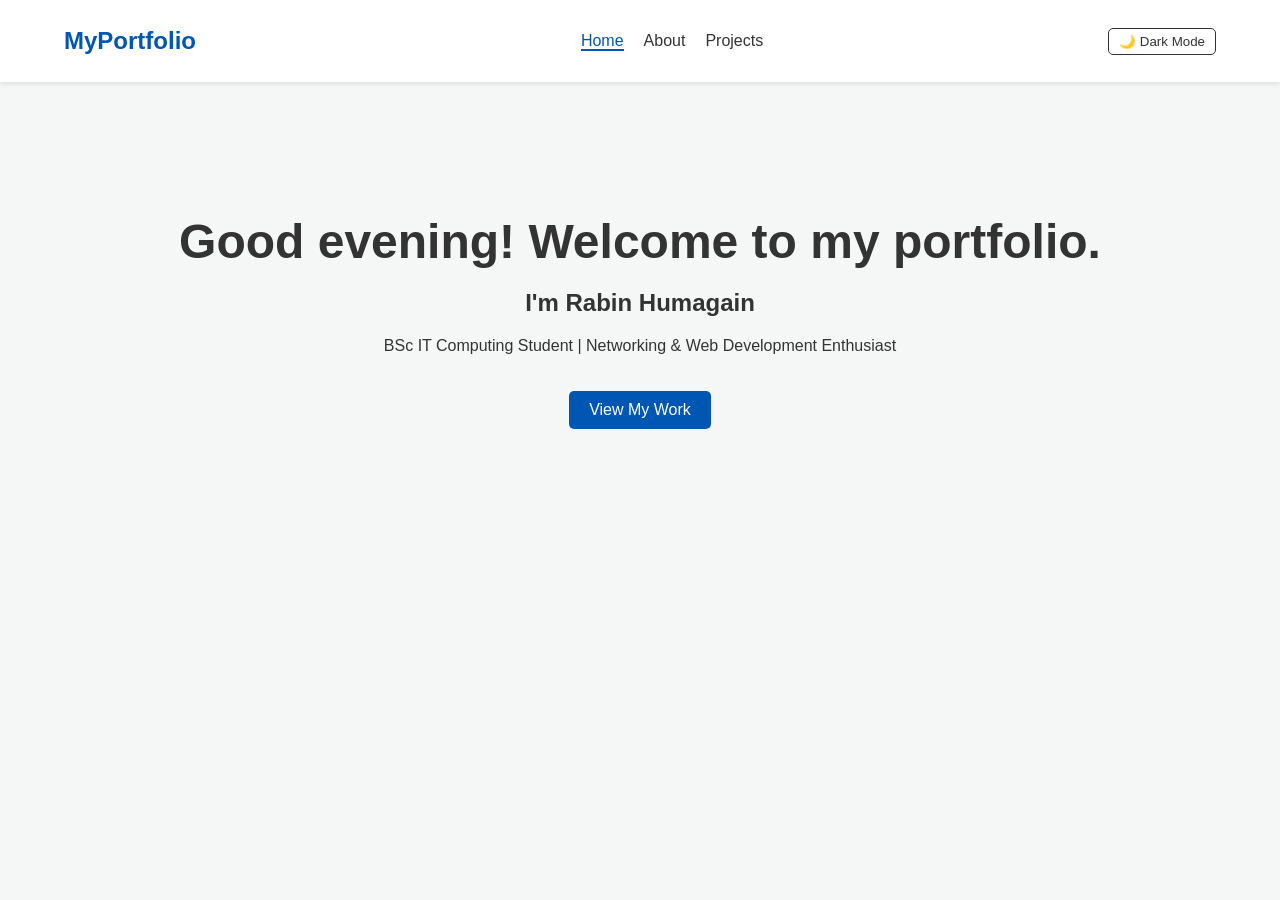
<file: frontend/new-folder-2/index.html>
<!DOCTYPE html>
<html lang="en">
<head>
    <meta charset="UTF-8">
    <meta name="viewport" content="width=device-width, initial-scale=1.0">
    <title>Portfolio | Home</title>
    <link rel="stylesheet" href="style.css">
</head>
<body>
    <nav>
        <div class="logo">MyPortfolio</div>
        <ul class="nav-links">
            <li><a href="index.html" class="active">Home</a></li>
            <li><a href="about.html">About</a></li>
            <li><a href="projects.html">Projects</a></li>
        </ul>
        <button id="theme-toggle">🌙 Dark Mode</button>
    </nav>

    <header class="hero">
        <h1 id="greeting">Welcome to my portfolio!</h1>
        <h2>I'm Rabin Humagain</h2>
        <p>BSc IT Computing Student | Networking & Web Development Enthusiast</p>
        <a href="projects.html" class="btn">View My Work</a>
    </header>

    <script src="script.js"></script>
</body>
</html>
</file>
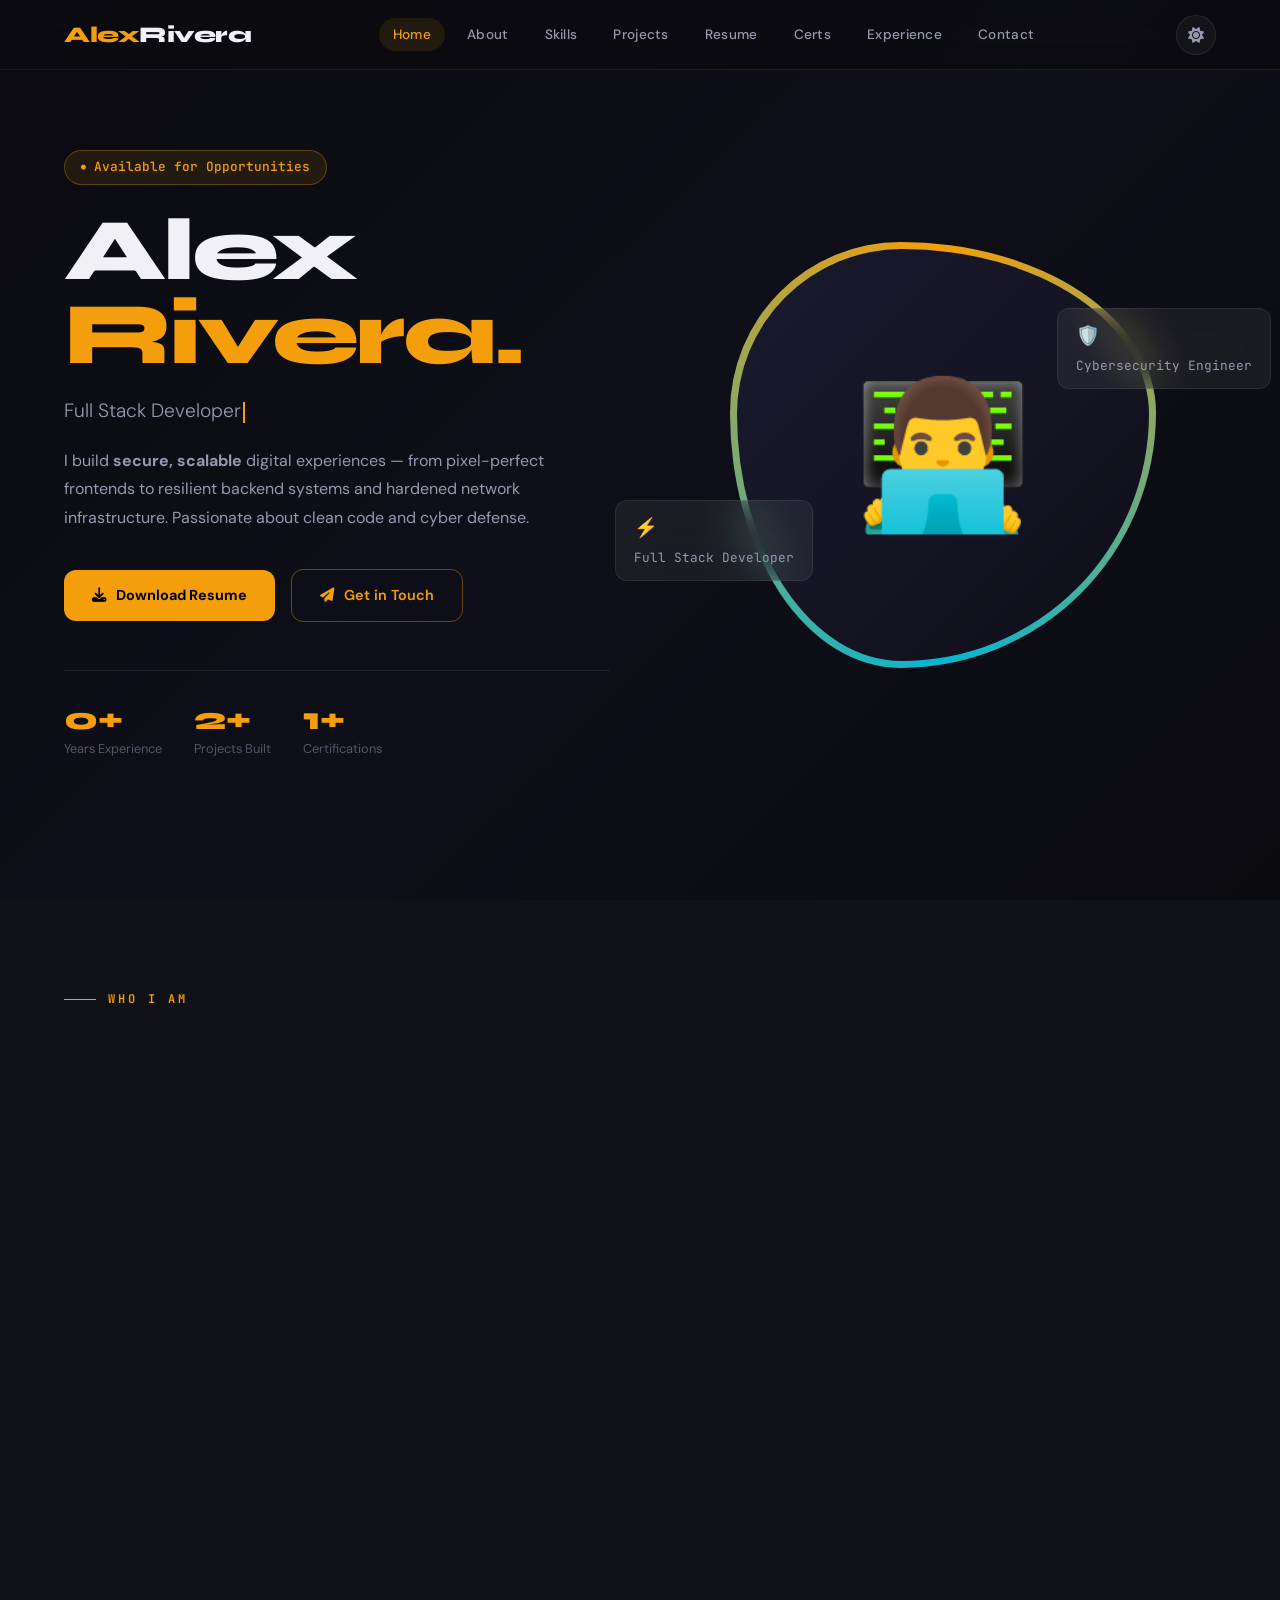
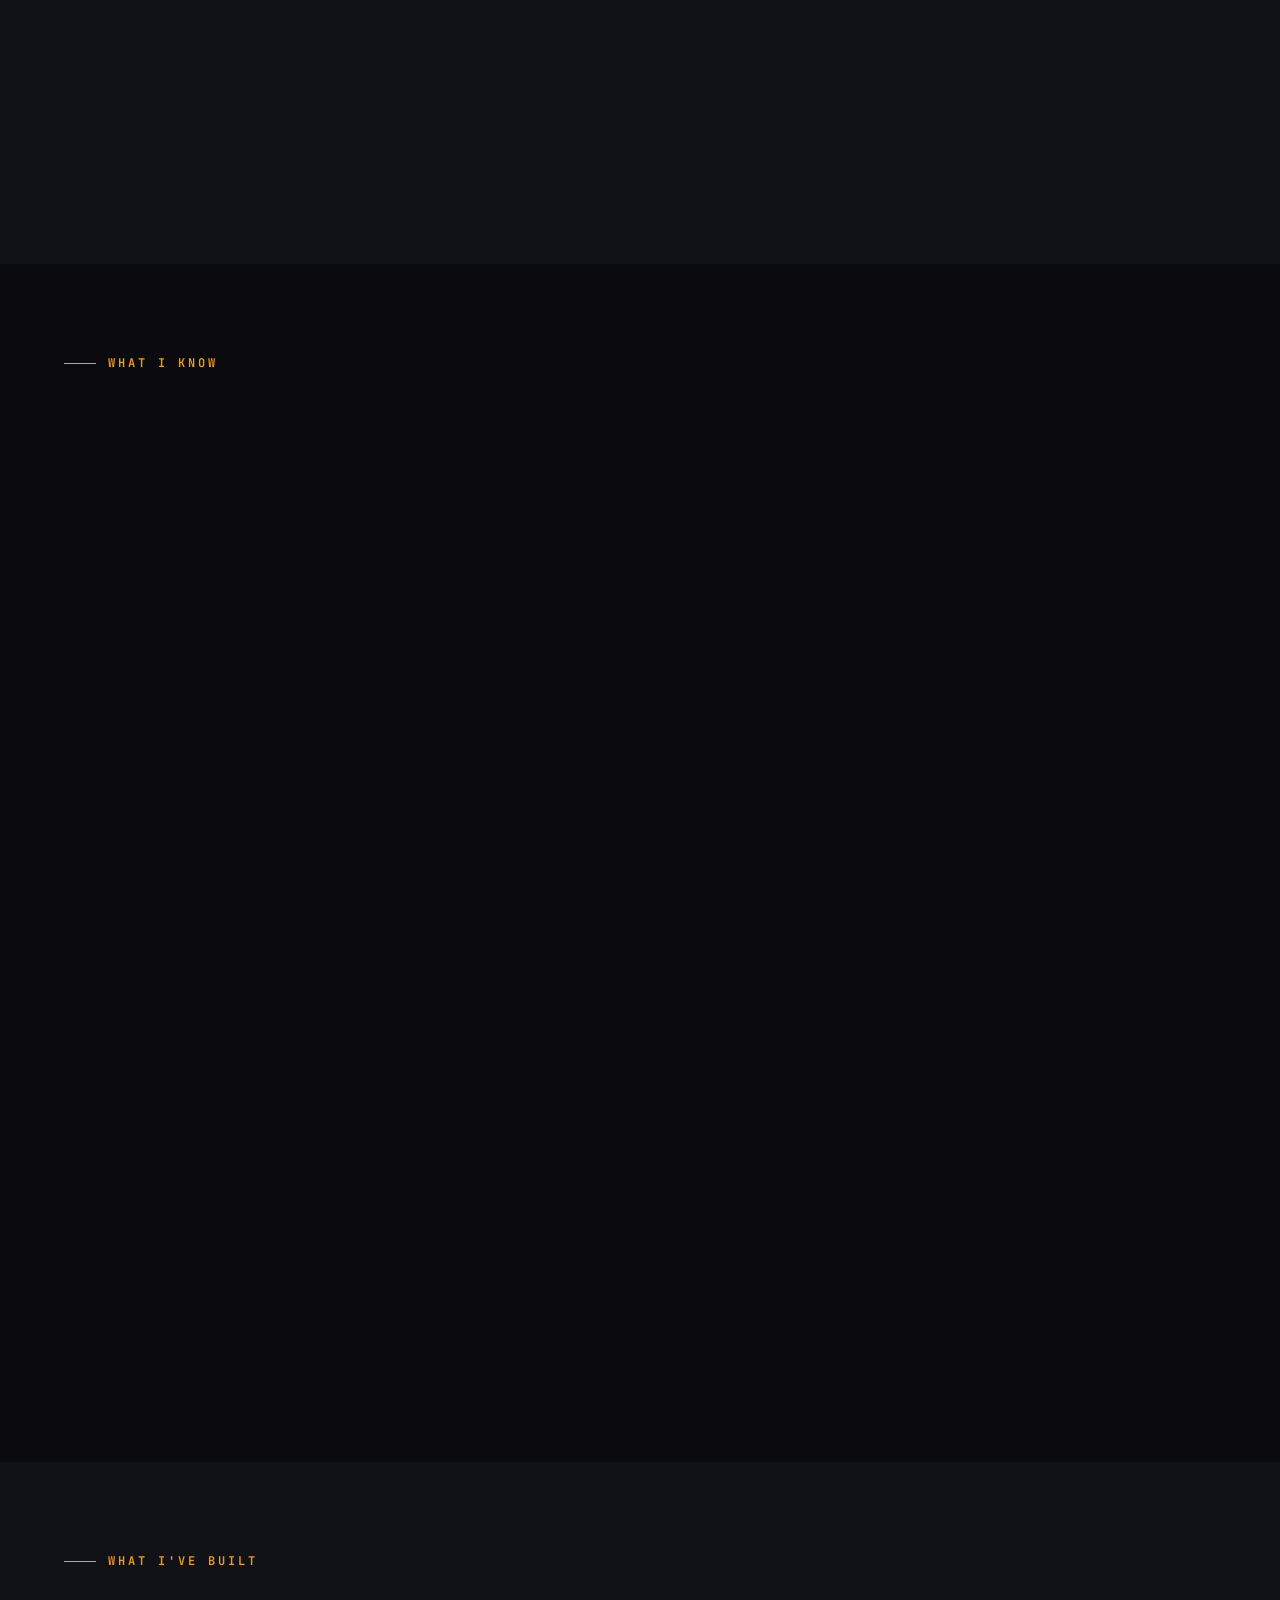
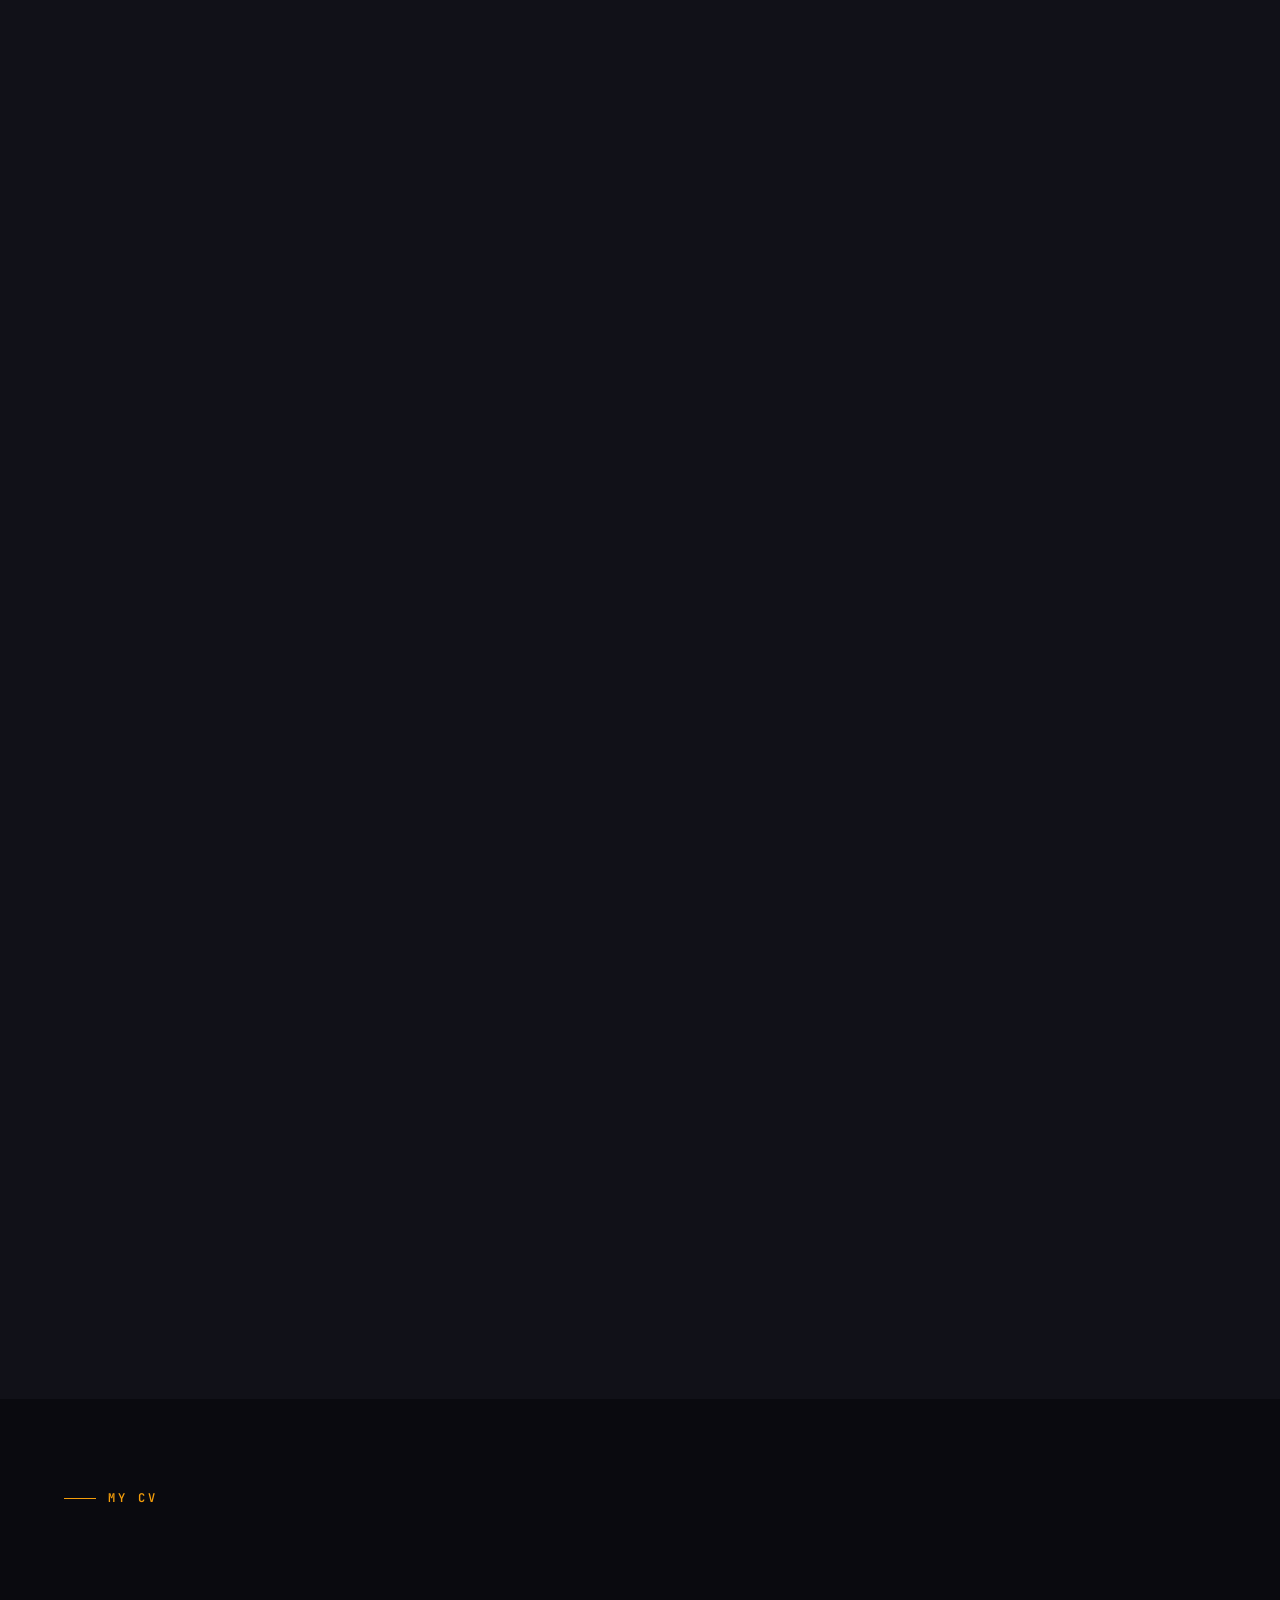
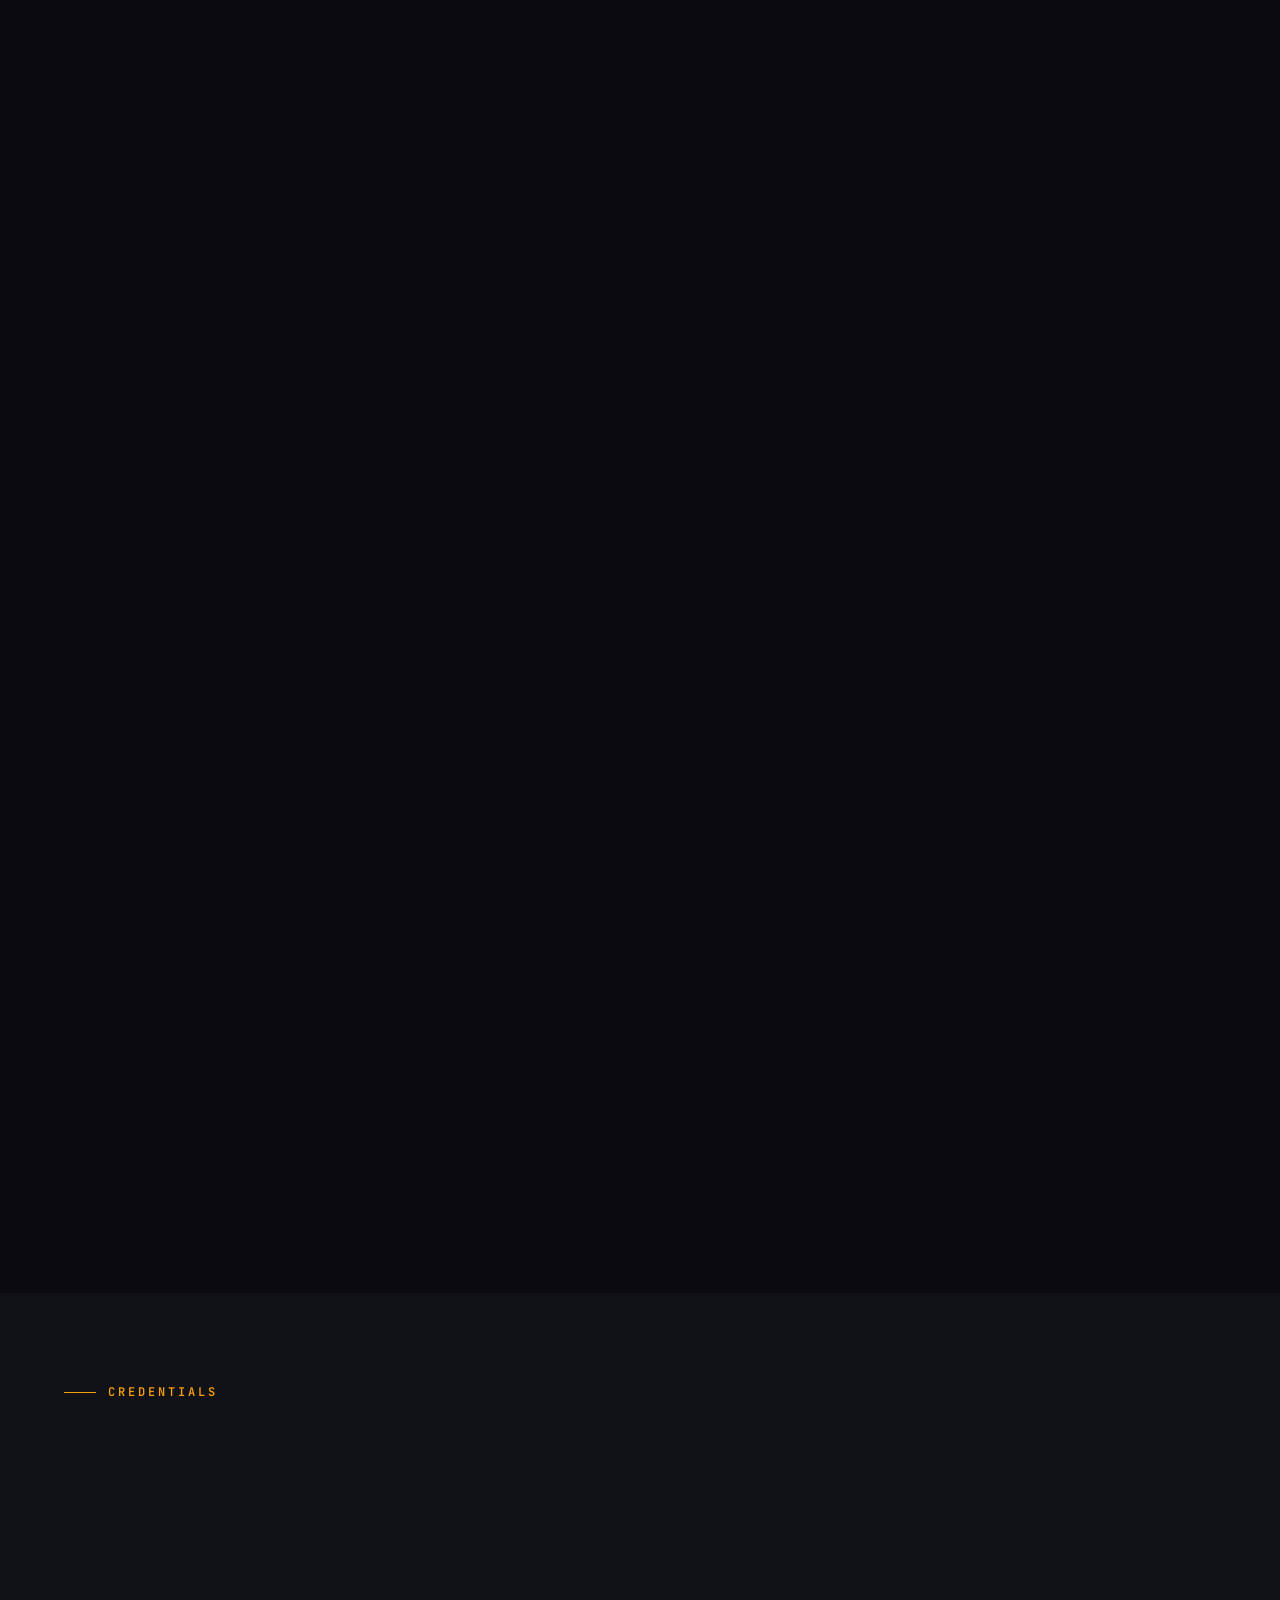
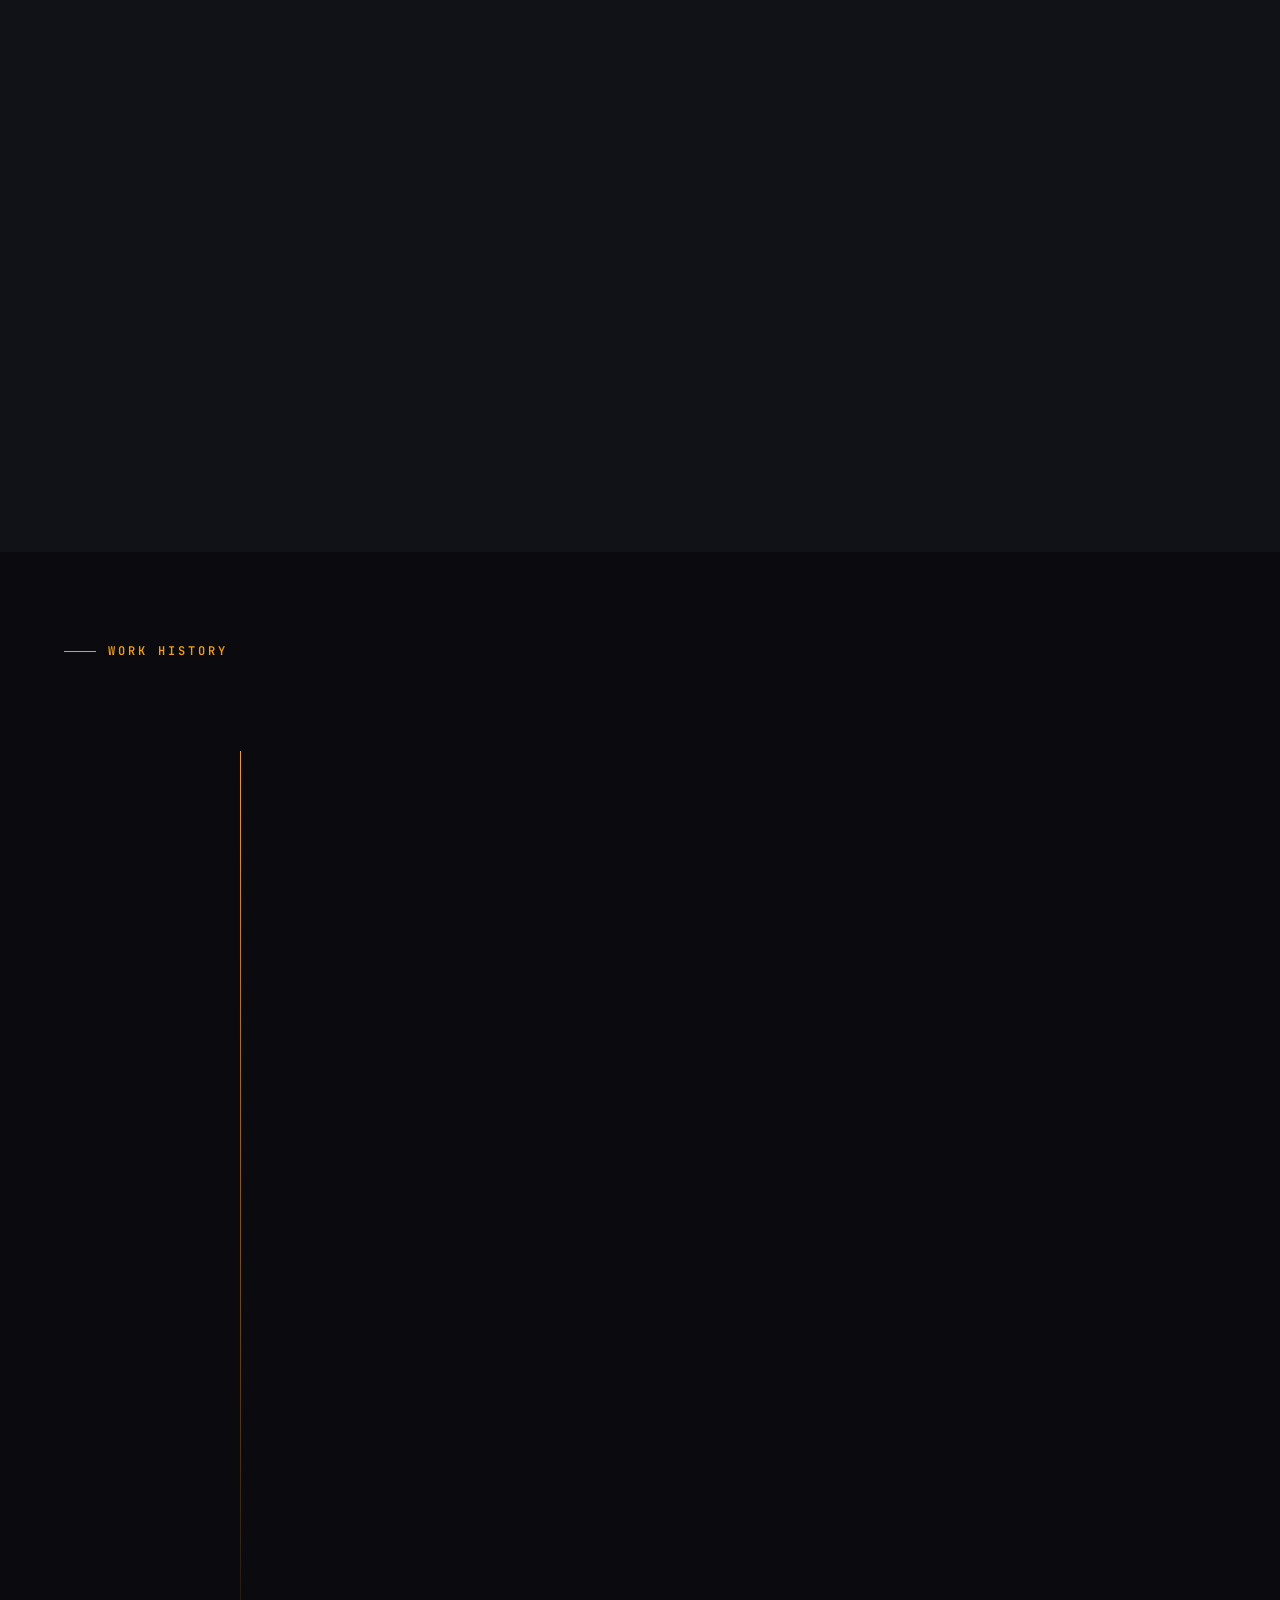
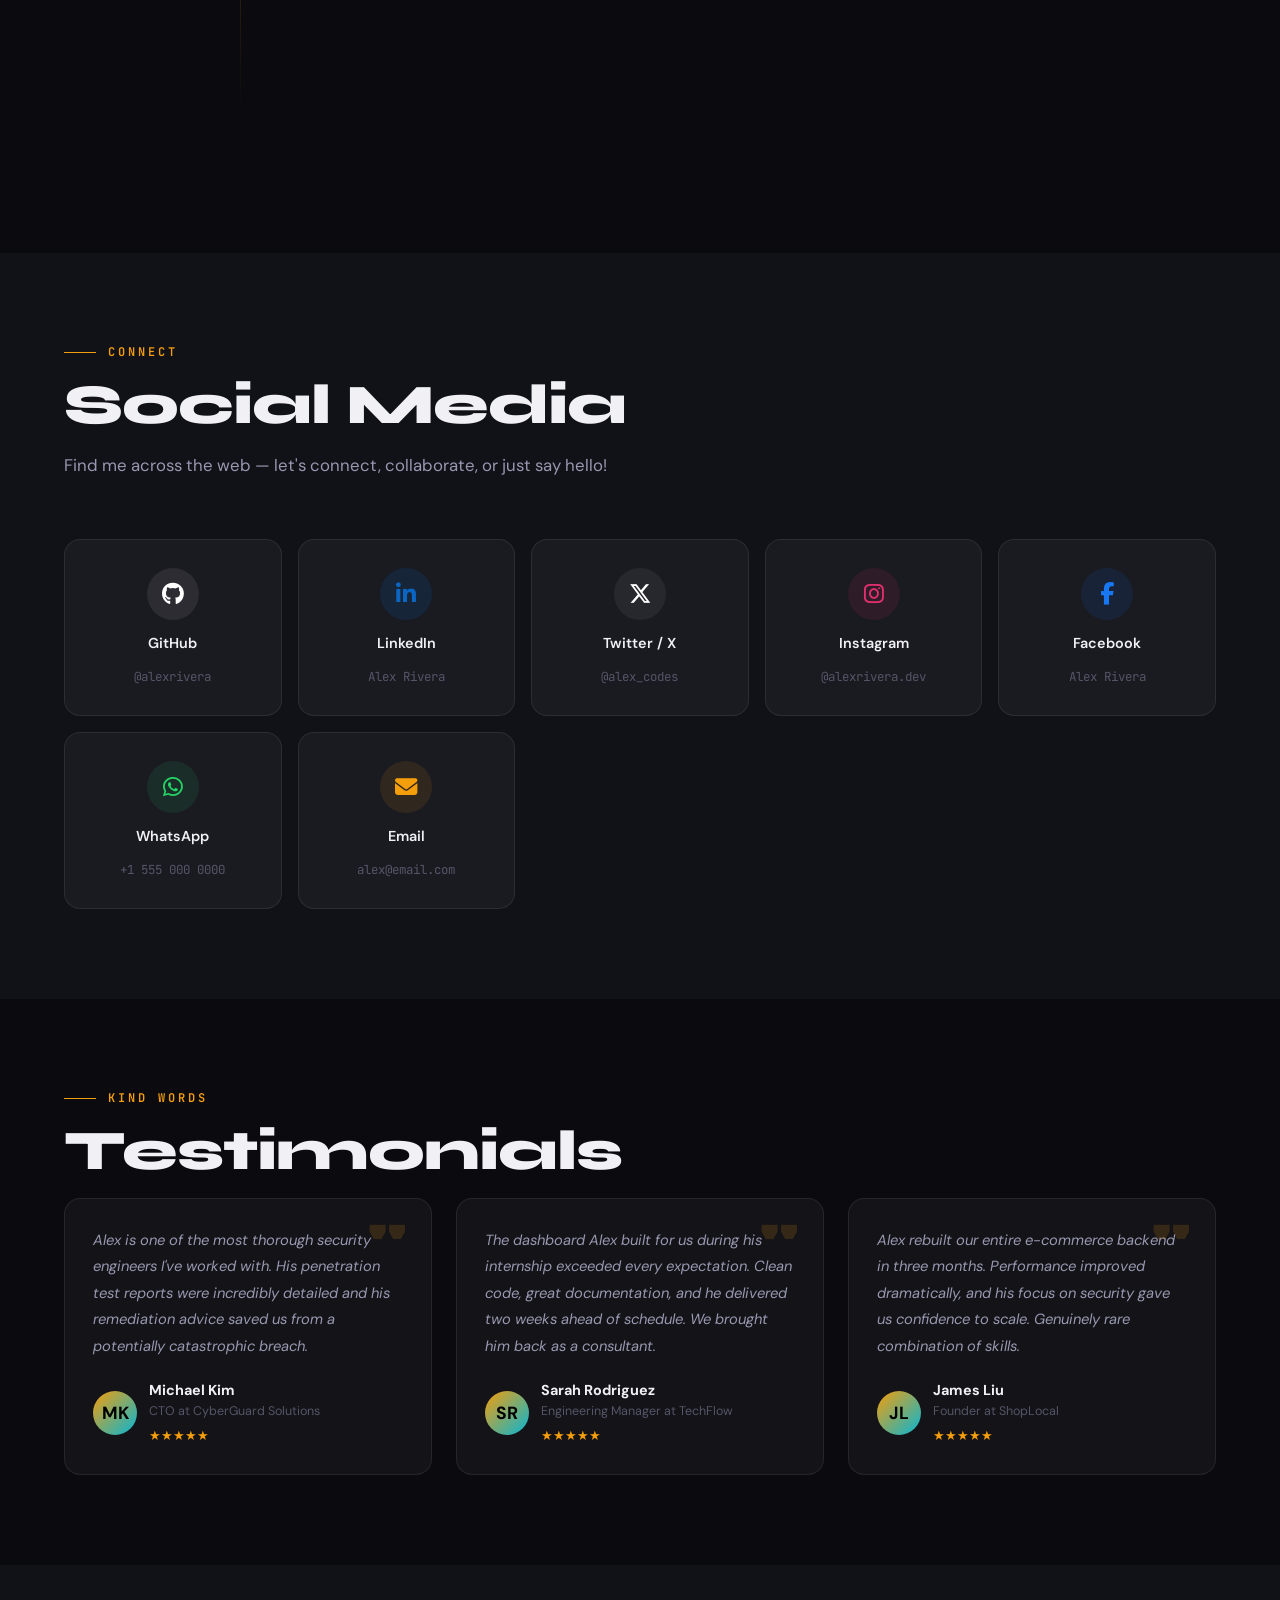
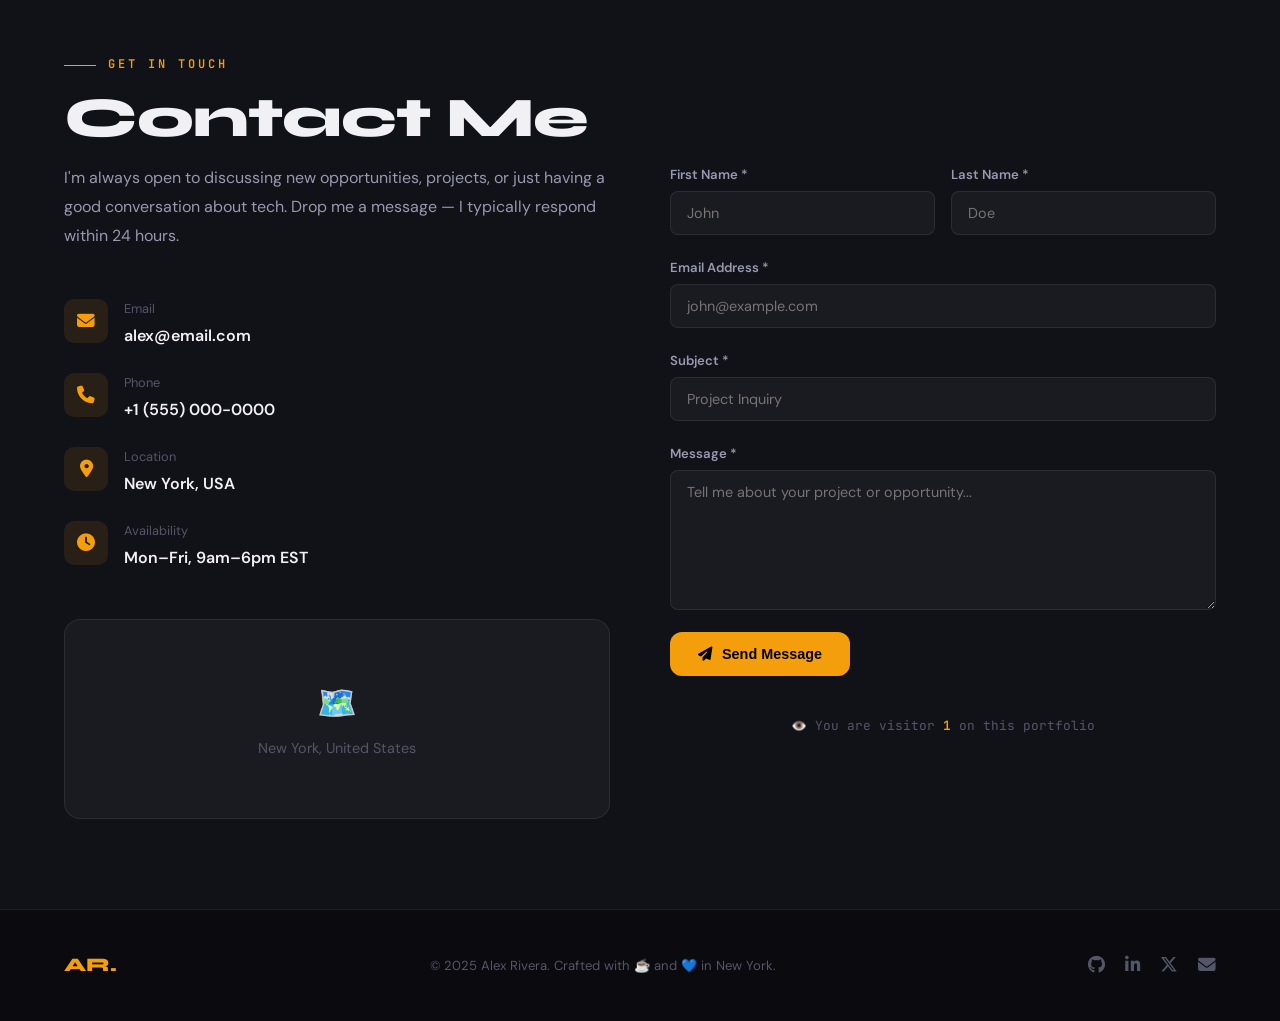
<file: frontend/new-folder/index.html>
<!DOCTYPE html>
<html lang="en" data-theme="dark">
<head>
  <meta charset="UTF-8" />
  <meta name="viewport" content="width=device-width, initial-scale=1.0" />
  <meta name="description" content="Alex Rivera — Full Stack Developer & Cybersecurity Engineer. Portfolio showcasing projects, skills, and experience." />
  <meta name="keywords" content="Full Stack Developer, Cybersecurity, React, Node.js, Python, Portfolio" />
  <meta name="author" content="Alex Rivera" />
  <meta property="og:title" content="Alex Rivera — Developer Portfolio" />
  <meta property="og:description" content="Full Stack Developer & Cybersecurity Engineer" />
  <meta property="og:type" content="website" />
  <meta name="theme-color" content="#f59e0b" />
  <title>Alex Rivera — Portfolio</title>
  <link rel="icon" href="data:image/svg+xml,<svg xmlns='http://www.w3.org/2000/svg' viewBox='0 0 100 100'><text y='.9em' font-size='90'>⚡</text></svg>" />
  <link rel="preconnect" href="https://fonts.googleapis.com" />
  <link href="https://fonts.googleapis.com/css2?family=Syne:wght@400;600;700;800&family=DM+Sans:ital,wght@0,300;0,400;0,500;1,300&family=JetBrains+Mono:wght@400;600&display=swap" rel="stylesheet" />
  <link rel="stylesheet" href="https://cdnjs.cloudflare.com/ajax/libs/font-awesome/6.5.0/css/all.min.css" />
  <style>
    /* ===== CSS VARIABLES ===== */
    :root {
      --bg-primary: #0a0a0f;
      --bg-secondary: #111118;
      --bg-card: rgba(255,255,255,0.04);
      --bg-glass: rgba(255,255,255,0.06);
      --border: rgba(255,255,255,0.08);
      --border-hover: rgba(245,158,11,0.4);
      --accent: #f59e0b;
      --accent-glow: rgba(245,158,11,0.3);
      --accent-secondary: #06b6d4;
      --text-primary: #f0f0f5;
      --text-secondary: #9898b0;
      --text-muted: #555568;
      --gradient-hero: linear-gradient(135deg, #0a0a0f 0%, #0f0f1a 50%, #0a0a0f 100%);
      --shadow-card: 0 8px 32px rgba(0,0,0,0.4);
      --shadow-glow: 0 0 40px rgba(245,158,11,0.15);
      --radius: 16px;
      --radius-sm: 8px;
      --transition: 0.3s cubic-bezier(0.4, 0, 0.2, 1);
    }
    [data-theme="light"] {
      --bg-primary: #f8f7f4;
      --bg-secondary: #ffffff;
      --bg-card: rgba(0,0,0,0.03);
      --bg-glass: rgba(255,255,255,0.7);
      --border: rgba(0,0,0,0.08);
      --border-hover: rgba(245,158,11,0.5);
      --text-primary: #1a1a2e;
      --text-secondary: #555568;
      --text-muted: #aaaabc;
      --gradient-hero: linear-gradient(135deg, #f8f7f4 0%, #fff8ee 50%, #f8f7f4 100%);
      --shadow-card: 0 8px 32px rgba(0,0,0,0.08);
      --shadow-glow: 0 0 40px rgba(245,158,11,0.1);
    }

    /* ===== RESET & BASE ===== */
    *, *::before, *::after { box-sizing: border-box; margin: 0; padding: 0; }
    html { scroll-behavior: smooth; font-size: 16px; }
    body {
      font-family: 'DM Sans', sans-serif;
      background: var(--bg-primary);
      color: var(--text-primary);
      line-height: 1.6;
      overflow-x: hidden;
      transition: background 0.4s ease, color 0.4s ease;
    }
    ::selection { background: var(--accent); color: #000; }
    a { text-decoration: none; color: inherit; }
    img { max-width: 100%; display: block; }
    ul { list-style: none; }

    /* ===== LOADING SCREEN ===== */
    #loader {
      position: fixed; inset: 0; z-index: 9999;
      background: #0a0a0f;
      display: flex; align-items: center; justify-content: center;
      flex-direction: column; gap: 24px;
      transition: opacity 0.6s ease, visibility 0.6s ease;
    }
    #loader.hidden { opacity: 0; visibility: hidden; pointer-events: none; }
    .loader-logo {
      font-family: 'Syne', sans-serif;
      font-size: 3rem; font-weight: 800;
      color: var(--accent);
      animation: pulse 1s ease infinite;
    }
    .loader-bar {
      width: 200px; height: 2px;
      background: rgba(255,255,255,0.1);
      border-radius: 2px; overflow: hidden;
    }
    .loader-progress {
      height: 100%; width: 0%;
      background: var(--accent);
      border-radius: 2px;
      animation: loadProgress 1.8s ease forwards;
    }
    @keyframes loadProgress { to { width: 100%; } }
    @keyframes pulse { 0%,100% { opacity: 1; } 50% { opacity: 0.5; } }

    /* ===== CANVAS PARTICLES ===== */
    #particles-canvas {
      position: fixed; inset: 0; z-index: 0;
      pointer-events: none; opacity: 0.6;
    }

    /* ===== NAVBAR ===== */
    nav {
      position: fixed; top: 0; left: 0; right: 0; z-index: 1000;
      padding: 0 clamp(20px, 5vw, 80px);
      display: flex; align-items: center; justify-content: space-between;
      height: 70px;
      backdrop-filter: blur(20px);
      background: rgba(10,10,15,0.8);
      border-bottom: 1px solid var(--border);
      transition: all var(--transition);
    }
    [data-theme="light"] nav { background: rgba(248,247,244,0.85); }
    .nav-logo {
      font-family: 'Syne', sans-serif;
      font-size: 1.4rem; font-weight: 800;
      color: var(--accent);
      letter-spacing: -0.5px;
    }
    .nav-logo span { color: var(--text-primary); }
    .nav-links {
      display: flex; gap: 8px; align-items: center;
    }
    .nav-links a {
      font-size: 0.85rem; font-weight: 500;
      color: var(--text-secondary);
      padding: 6px 14px; border-radius: 20px;
      transition: all var(--transition);
      letter-spacing: 0.3px;
    }
    .nav-links a:hover, .nav-links a.active {
      color: var(--accent);
      background: rgba(245,158,11,0.1);
    }
    .nav-controls { display: flex; align-items: center; gap: 12px; }
    .theme-btn {
      width: 40px; height: 40px; border-radius: 50%;
      border: 1px solid var(--border);
      background: var(--bg-card);
      color: var(--text-secondary);
      font-size: 1rem; cursor: pointer;
      display: flex; align-items: center; justify-content: center;
      transition: all var(--transition);
    }
    .theme-btn:hover { border-color: var(--accent); color: var(--accent); }
    .hamburger {
      display: none; flex-direction: column; gap: 5px;
      cursor: pointer; padding: 8px;
      background: none; border: none;
    }
    .hamburger span {
      display: block; width: 22px; height: 2px;
      background: var(--text-primary);
      border-radius: 2px;
      transition: all var(--transition);
    }
    .hamburger.active span:nth-child(1) { transform: translateY(7px) rotate(45deg); }
    .hamburger.active span:nth-child(2) { opacity: 0; }
    .hamburger.active span:nth-child(3) { transform: translateY(-7px) rotate(-45deg); }

    /* Mobile Menu */
    .mobile-menu {
      position: fixed; top: 70px; left: 0; right: 0; z-index: 999;
      background: var(--bg-secondary);
      border-bottom: 1px solid var(--border);
      padding: 20px;
      display: flex; flex-direction: column; gap: 4px;
      transform: translateY(-100%);
      opacity: 0; pointer-events: none;
      transition: all var(--transition);
    }
    .mobile-menu.open { transform: translateY(0); opacity: 1; pointer-events: all; }
    .mobile-menu a {
      padding: 12px 16px; border-radius: var(--radius-sm);
      color: var(--text-secondary); font-weight: 500;
      transition: all var(--transition);
    }
    .mobile-menu a:hover { color: var(--accent); background: var(--bg-card); }

    /* ===== SECTIONS ===== */
    section {
      position: relative; z-index: 1;
      padding: clamp(60px, 10vh, 120px) clamp(20px, 5vw, 80px);
    }
    .section-label {
      font-family: 'JetBrains Mono', monospace;
      font-size: 0.75rem; font-weight: 600;
      color: var(--accent); letter-spacing: 3px;
      text-transform: uppercase; margin-bottom: 12px;
      display: flex; align-items: center; gap: 12px;
    }
    .section-label::before {
      content: ''; display: block; width: 32px; height: 1px;
      background: var(--accent);
    }
    .section-title {
      font-family: 'Syne', sans-serif;
      font-size: clamp(2rem, 5vw, 3.5rem);
      font-weight: 800; line-height: 1.1;
      letter-spacing: -1px; margin-bottom: 16px;
    }
    .section-sub {
      color: var(--text-secondary); font-size: 1.05rem;
      max-width: 600px; margin-bottom: 60px;
    }

    /* ===== HERO ===== */
    #hero {
      min-height: 100vh;
      display: grid;
      grid-template-columns: 1fr 1fr;
      align-items: center;
      gap: 60px;
      padding-top: 100px;
      background: var(--gradient-hero);
    }
    .hero-content { max-width: 620px; }
    .hero-badge {
      display: inline-flex; align-items: center; gap: 8px;
      background: rgba(245,158,11,0.1);
      border: 1px solid rgba(245,158,11,0.3);
      border-radius: 20px; padding: 6px 16px;
      font-size: 0.8rem; font-weight: 500;
      color: var(--accent); margin-bottom: 24px;
      font-family: 'JetBrains Mono', monospace;
    }
    .hero-badge::before { content: '●'; font-size: 0.5rem; animation: blink 1.5s infinite; }
    @keyframes blink { 0%,100% { opacity: 1; } 50% { opacity: 0.2; } }
    .hero-name {
      font-family: 'Syne', sans-serif;
      font-size: clamp(3rem, 7vw, 5.5rem);
      font-weight: 800; line-height: 0.95;
      letter-spacing: -3px; margin-bottom: 20px;
    }
    .hero-name .accent { color: var(--accent); display: block; }
    .hero-title {
      font-size: 1.2rem; color: var(--text-secondary);
      margin-bottom: 16px; font-weight: 300;
      min-height: 1.8em;
    }
    .typing-cursor {
      display: inline-block; width: 2px; height: 1.1em;
      background: var(--accent); margin-left: 2px;
      vertical-align: text-bottom;
      animation: blink 0.8s infinite;
    }
    .hero-intro {
      font-size: 1rem; color: var(--text-secondary);
      line-height: 1.8; margin-bottom: 36px; max-width: 500px;
    }
    .hero-cta {
      display: flex; flex-wrap: wrap; gap: 16px; align-items: center;
    }
    .btn-primary {
      display: inline-flex; align-items: center; gap: 10px;
      background: var(--accent); color: #000;
      padding: 14px 28px; border-radius: 12px;
      font-weight: 700; font-size: 0.9rem;
      transition: all var(--transition);
      border: none; cursor: pointer;
    }
    .btn-primary:hover {
      transform: translateY(-2px);
      box-shadow: 0 12px 40px rgba(245,158,11,0.4);
    }
    .btn-outline {
      display: inline-flex; align-items: center; gap: 10px;
      border: 1px solid var(--border-hover);
      color: var(--accent); padding: 14px 28px; border-radius: 12px;
      font-weight: 600; font-size: 0.9rem;
      transition: all var(--transition); background: transparent; cursor: pointer;
    }
    .btn-outline:hover {
      background: rgba(245,158,11,0.08);
      transform: translateY(-2px);
    }
    .hero-stats {
      display: flex; gap: 32px; margin-top: 48px;
      padding-top: 32px; border-top: 1px solid var(--border);
    }
    .stat-item { text-align: left; }
    .stat-number {
      font-family: 'Syne', sans-serif;
      font-size: 2rem; font-weight: 800;
      color: var(--accent); line-height: 1;
    }
    .stat-label { font-size: 0.8rem; color: var(--text-muted); margin-top: 4px; }

    /* Hero Image */
    .hero-visual {
      display: flex; align-items: center; justify-content: center;
      position: relative;
    }
    .hero-image-wrap {
      position: relative; width: clamp(280px, 35vw, 420px);
      aspect-ratio: 1;
    }
    .hero-image-wrap::before {
      content: '';
      position: absolute; inset: -3px;
      border-radius: 40% 60% 60% 40% / 40% 40% 60% 60%;
      background: conic-gradient(from 0deg, var(--accent), var(--accent-secondary), var(--accent));
      animation: morphBorder 8s ease infinite;
      z-index: 0;
    }
    @keyframes morphBorder {
      0% { border-radius: 40% 60% 60% 40% / 40% 40% 60% 60%; transform: rotate(0deg); }
      50% { border-radius: 60% 40% 40% 60% / 60% 60% 40% 40%; transform: rotate(180deg); }
      100% { border-radius: 40% 60% 60% 40% / 40% 40% 60% 60%; transform: rotate(360deg); }
    }
    .hero-image-inner {
      position: absolute; inset: 4px; border-radius: inherit;
      overflow: hidden; z-index: 1;
      background: linear-gradient(135deg, #1a1a2e, #0f0f1a);
      display: flex; align-items: center; justify-content: center;
      border-radius: 40% 60% 60% 40% / 40% 40% 60% 60%;
    }
    .hero-avatar {
      width: 100%; height: 100%; object-fit: cover;
      border-radius: inherit;
    }
    .hero-avatar-placeholder {
      font-size: clamp(5rem, 12vw, 9rem);
      user-select: none;
    }
    .hero-float-card {
      position: absolute; background: var(--bg-glass);
      backdrop-filter: blur(20px);
      border: 1px solid var(--border);
      border-radius: 12px; padding: 12px 18px;
      font-size: 0.8rem; white-space: nowrap; z-index: 2;
    }
    .hero-float-card.card-1 { top: 15%; right: -10%; animation: float 4s ease infinite; }
    .hero-float-card.card-2 { bottom: 20%; left: -10%; animation: float 4s ease infinite 2s; }
    @keyframes float {
      0%,100% { transform: translateY(0px); }
      50% { transform: translateY(-12px); }
    }
    .float-icon { font-size: 1.2rem; margin-bottom: 4px; }
    .float-text { color: var(--text-secondary); font-family: 'JetBrains Mono', monospace; }

    /* ===== ABOUT ===== */
    #about { background: var(--bg-secondary); }
    .about-grid {
      display: grid;
      grid-template-columns: 1fr 1fr;
      gap: 60px; align-items: start;
    }
    .about-text p {
      color: var(--text-secondary); line-height: 1.9;
      margin-bottom: 16px; font-size: 1rem;
    }
    .about-text p strong { color: var(--accent); font-weight: 600; }
    .education-card {
      background: var(--bg-card);
      border: 1px solid var(--border);
      border-radius: var(--radius);
      padding: 24px; margin-top: 32px;
      transition: all var(--transition);
    }
    .education-card:hover { border-color: var(--border-hover); }
    .edu-degree {
      font-family: 'Syne', sans-serif;
      font-size: 1.1rem; font-weight: 700;
    }
    .edu-school { color: var(--accent); font-size: 0.9rem; margin: 6px 0; }
    .edu-year {
      font-family: 'JetBrains Mono', monospace;
      font-size: 0.75rem; color: var(--text-muted);
    }

    .about-highlights { display: flex; flex-direction: column; gap: 16px; }
    .highlight-card {
      background: var(--bg-card);
      border: 1px solid var(--border);
      border-radius: var(--radius);
      padding: 24px;
      display: flex; align-items: flex-start; gap: 16px;
      transition: all var(--transition);
    }
    .highlight-card:hover {
      border-color: var(--border-hover);
      background: rgba(245,158,11,0.03);
      transform: translateX(4px);
    }
    .highlight-icon {
      width: 44px; height: 44px; border-radius: 10px;
      background: rgba(245,158,11,0.1);
      display: flex; align-items: center; justify-content: center;
      font-size: 1.2rem; flex-shrink: 0;
    }
    .highlight-title { font-weight: 600; margin-bottom: 4px; }
    .highlight-text { font-size: 0.88rem; color: var(--text-secondary); }

    /* ===== SKILLS ===== */
    #skills { background: var(--bg-primary); }
    .skills-grid {
      display: grid;
      grid-template-columns: repeat(auto-fill, minmax(300px, 1fr));
      gap: 24px;
    }
    .skill-category {
      background: var(--bg-card);
      border: 1px solid var(--border);
      border-radius: var(--radius);
      padding: 28px;
      transition: all var(--transition);
    }
    .skill-category:hover { border-color: var(--border-hover); box-shadow: var(--shadow-glow); }
    .skill-cat-header {
      display: flex; align-items: center; gap: 12px;
      margin-bottom: 24px;
    }
    .skill-cat-icon {
      width: 40px; height: 40px; border-radius: 10px;
      background: rgba(245,158,11,0.1);
      display: flex; align-items: center; justify-content: center;
      font-size: 1.1rem;
    }
    .skill-cat-title {
      font-family: 'Syne', sans-serif;
      font-weight: 700; font-size: 1rem;
    }
    .skill-item { margin-bottom: 16px; }
    .skill-info {
      display: flex; justify-content: space-between;
      margin-bottom: 8px; font-size: 0.85rem;
    }
    .skill-name { color: var(--text-primary); font-weight: 500; }
    .skill-pct {
      font-family: 'JetBrains Mono', monospace;
      color: var(--accent); font-size: 0.8rem;
    }
    .skill-bar {
      height: 4px; background: var(--border);
      border-radius: 4px; overflow: hidden;
    }
    .skill-fill {
      height: 100%; border-radius: 4px;
      background: linear-gradient(90deg, var(--accent), var(--accent-secondary));
      width: 0%; transition: width 1.2s cubic-bezier(0.4, 0, 0.2, 1);
    }

    .tech-tags {
      display: flex; flex-wrap: wrap; gap: 8px; margin-top: 16px;
    }
    .tech-tag {
      font-family: 'JetBrains Mono', monospace;
      font-size: 0.72rem; padding: 4px 10px;
      border-radius: 4px; background: var(--bg-glass);
      border: 1px solid var(--border); color: var(--text-secondary);
      transition: all var(--transition);
    }
    .tech-tag:hover { border-color: var(--accent); color: var(--accent); }

    /* ===== PROJECTS ===== */
    #projects { background: var(--bg-secondary); }
    .project-filters {
      display: flex; gap: 8px; flex-wrap: wrap; margin-bottom: 40px;
    }
    .filter-btn {
      padding: 8px 20px; border-radius: 20px;
      border: 1px solid var(--border);
      background: transparent; color: var(--text-secondary);
      font-size: 0.85rem; font-weight: 500; cursor: pointer;
      transition: all var(--transition);
    }
    .filter-btn:hover, .filter-btn.active {
      border-color: var(--accent); color: var(--accent);
      background: rgba(245,158,11,0.1);
    }
    .projects-grid {
      display: grid;
      grid-template-columns: repeat(auto-fill, minmax(340px, 1fr));
      gap: 24px;
    }
    .project-card {
      background: var(--bg-card);
      border: 1px solid var(--border);
      border-radius: var(--radius);
      overflow: hidden;
      transition: all var(--transition);
      cursor: pointer;
    }
    .project-card:hover {
      border-color: var(--border-hover);
      transform: translateY(-6px);
      box-shadow: var(--shadow-card);
    }
    .project-card.hidden { display: none; }
    .project-img {
      height: 200px; overflow: hidden;
      background: linear-gradient(135deg, #1a1a2e, #0f0f1a);
      position: relative;
      display: flex; align-items: center; justify-content: center;
      font-size: 4rem;
    }
    .project-img::after {
      content: ''; position: absolute; inset: 0;
      background: linear-gradient(to bottom, transparent 60%, rgba(0,0,0,0.5));
    }
    .project-body { padding: 24px; }
    .project-cat {
      font-family: 'JetBrains Mono', monospace;
      font-size: 0.7rem; color: var(--accent);
      letter-spacing: 2px; text-transform: uppercase; margin-bottom: 8px;
    }
    .project-title {
      font-family: 'Syne', sans-serif;
      font-size: 1.15rem; font-weight: 700; margin-bottom: 10px;
    }
    .project-desc {
      font-size: 0.88rem; color: var(--text-secondary);
      line-height: 1.7; margin-bottom: 16px;
    }
    .project-stack { display: flex; flex-wrap: wrap; gap: 6px; margin-bottom: 20px; }
    .project-tag {
      font-size: 0.7rem;
      padding: 3px 8px; border-radius: 4px;
      background: rgba(6,182,212,0.1);
      border: 1px solid rgba(6,182,212,0.2);
      color: var(--accent-secondary);
      font-family: 'JetBrains Mono', monospace;
    }
    .project-links { display: flex; gap: 12px; }
    .project-link {
      display: inline-flex; align-items: center; gap: 6px;
      font-size: 0.82rem; font-weight: 600;
      color: var(--text-secondary); padding: 8px 16px;
      border-radius: 8px; border: 1px solid var(--border);
      transition: all var(--transition);
    }
    .project-link:hover { border-color: var(--accent); color: var(--accent); }
    .project-link.primary {
      background: var(--accent); color: #000;
      border-color: var(--accent);
    }
    .project-link.primary:hover { box-shadow: 0 4px 20px rgba(245,158,11,0.3); }

    /* ===== RESUME ===== */
    #resume { background: var(--bg-primary); }
    .resume-container {
      background: var(--bg-card);
      border: 1px solid var(--border);
      border-radius: var(--radius);
      overflow: hidden;
    }
    .resume-header {
      padding: 32px 40px;
      border-bottom: 1px solid var(--border);
      display: flex; justify-content: space-between; align-items: center;
      flex-wrap: wrap; gap: 16px;
    }
    .resume-title {
      font-family: 'Syne', sans-serif;
      font-size: 1.4rem; font-weight: 700;
    }
    .resume-preview {
      padding: 40px;
      min-height: 500px;
      display: flex; align-items: center; justify-content: center;
    }
    .resume-mock {
      width: 100%; max-width: 700px;
      background: white; color: #1a1a2e;
      border-radius: 8px; padding: 40px;
      box-shadow: 0 20px 60px rgba(0,0,0,0.3);
      font-size: 0.85rem; line-height: 1.6;
    }
    .resume-mock-name {
      font-family: 'Syne', sans-serif;
      font-size: 1.8rem; font-weight: 800; color: #1a1a2e;
    }
    .resume-mock-title { color: #f59e0b; font-weight: 600; margin-bottom: 16px; }
    .resume-mock-contact {
      display: flex; gap: 16px; flex-wrap: wrap;
      font-size: 0.78rem; color: #666; margin-bottom: 20px;
      padding-bottom: 16px; border-bottom: 2px solid #f59e0b;
    }
    .resume-mock-section { margin-top: 20px; }
    .resume-mock-section h3 {
      font-family: 'Syne', sans-serif;
      font-size: 0.9rem; font-weight: 700;
      color: #1a1a2e; text-transform: uppercase;
      letter-spacing: 2px; margin-bottom: 10px;
      padding-bottom: 4px; border-bottom: 1px solid #eee;
    }
    .resume-mock-item { margin-bottom: 12px; }
    .resume-mock-item strong { color: #1a1a2e; font-weight: 700; }
    .resume-mock-item span { color: #888; font-size: 0.78rem; }

    /* ===== CERTIFICATIONS ===== */
    #certifications { background: var(--bg-secondary); }
    .certs-grid {
      display: grid;
      grid-template-columns: repeat(auto-fill, minmax(280px, 1fr));
      gap: 20px;
    }
    .cert-card {
      background: var(--bg-card);
      border: 1px solid var(--border);
      border-radius: var(--radius);
      padding: 24px;
      display: flex; align-items: flex-start; gap: 16px;
      transition: all var(--transition);
    }
    .cert-card:hover { border-color: var(--border-hover); transform: translateY(-4px); }
    .cert-icon {
      width: 50px; height: 50px; border-radius: 12px;
      background: linear-gradient(135deg, rgba(245,158,11,0.2), rgba(6,182,212,0.2));
      display: flex; align-items: center; justify-content: center;
      font-size: 1.5rem; flex-shrink: 0;
    }
    .cert-name { font-weight: 700; font-size: 0.95rem; margin-bottom: 4px; }
    .cert-org { color: var(--accent); font-size: 0.82rem; margin-bottom: 4px; }
    .cert-date {
      font-family: 'JetBrains Mono', monospace;
      font-size: 0.75rem; color: var(--text-muted);
    }

    /* ===== EXPERIENCE ===== */
    #experience { background: var(--bg-primary); }
    .timeline {
      position: relative; padding-left: 40px;
      max-width: 800px; margin: 0 auto;
    }
    .timeline::before {
      content: ''; position: absolute;
      left: 0; top: 0; bottom: 0; width: 1px;
      background: linear-gradient(to bottom, var(--accent), transparent);
    }
    .timeline-item {
      position: relative; margin-bottom: 48px;
    }
    .timeline-dot {
      position: absolute; left: -44px; top: 4px;
      width: 12px; height: 12px; border-radius: 50%;
      background: var(--accent);
      box-shadow: 0 0 0 4px rgba(245,158,11,0.2);
    }
    .timeline-period {
      font-family: 'JetBrains Mono', monospace;
      font-size: 0.75rem; color: var(--accent);
      letter-spacing: 1px; margin-bottom: 8px;
    }
    .timeline-role {
      font-family: 'Syne', sans-serif;
      font-size: 1.2rem; font-weight: 700; margin-bottom: 4px;
    }
    .timeline-company { color: var(--text-secondary); font-size: 0.9rem; margin-bottom: 16px; }
    .timeline-tasks { display: flex; flex-direction: column; gap: 8px; }
    .timeline-task {
      display: flex; align-items: flex-start; gap: 10px;
      color: var(--text-secondary); font-size: 0.9rem;
    }
    .timeline-task::before {
      content: '▹'; color: var(--accent);
      flex-shrink: 0; margin-top: 1px;
    }

    /* ===== SOCIAL ===== */
    #social { background: var(--bg-secondary); }
    .social-grid {
      display: grid;
      grid-template-columns: repeat(auto-fill, minmax(180px, 1fr));
      gap: 16px;
    }
    .social-card {
      background: var(--bg-card);
      border: 1px solid var(--border);
      border-radius: var(--radius);
      padding: 28px 20px;
      text-align: center;
      transition: all var(--transition);
      display: flex; flex-direction: column;
      align-items: center; gap: 12px;
    }
    .social-card:hover {
      border-color: var(--border-hover);
      transform: translateY(-6px);
      box-shadow: var(--shadow-glow);
    }
    .social-icon {
      width: 52px; height: 52px; border-radius: 50%;
      display: flex; align-items: center; justify-content: center;
      font-size: 1.4rem;
      transition: all var(--transition);
    }
    .social-card:hover .social-icon { transform: scale(1.1); }
    .social-name { font-weight: 600; font-size: 0.9rem; }
    .social-handle { font-size: 0.78rem; color: var(--text-muted); font-family: 'JetBrains Mono', monospace; }

    /* ===== TESTIMONIALS ===== */
    #testimonials { background: var(--bg-primary); }
    .testimonials-grid {
      display: grid;
      grid-template-columns: repeat(auto-fill, minmax(300px, 1fr));
      gap: 24px;
    }
    .testimonial-card {
      background: var(--bg-card);
      border: 1px solid var(--border);
      border-radius: var(--radius);
      padding: 28px;
      transition: all var(--transition);
      position: relative;
    }
    .testimonial-card:hover { border-color: var(--border-hover); }
    .testimonial-card::before {
      content: '"'; position: absolute; top: 16px; right: 24px;
      font-family: 'Syne', sans-serif; font-size: 4rem;
      color: rgba(245,158,11,0.15); line-height: 1;
      font-weight: 800;
    }
    .testimonial-text {
      color: var(--text-secondary); font-size: 0.92rem;
      line-height: 1.8; margin-bottom: 20px;
      font-style: italic;
    }
    .testimonial-author {
      display: flex; align-items: center; gap: 12px;
    }
    .author-avatar {
      width: 44px; height: 44px; border-radius: 50%;
      background: linear-gradient(135deg, var(--accent), var(--accent-secondary));
      display: flex; align-items: center; justify-content: center;
      font-size: 1.1rem; font-weight: 700; color: #000;
      flex-shrink: 0;
    }
    .author-name { font-weight: 700; font-size: 0.9rem; }
    .author-role { font-size: 0.78rem; color: var(--text-muted); }
    .testimonial-stars { color: var(--accent); font-size: 0.8rem; margin-top: 4px; }

    /* ===== CONTACT ===== */
    #contact { background: var(--bg-secondary); }
    .contact-grid {
      display: grid; grid-template-columns: 1fr 1fr; gap: 60px;
    }
    .contact-info { display: flex; flex-direction: column; gap: 24px; }
    .contact-item {
      display: flex; align-items: flex-start; gap: 16px;
    }
    .contact-ico {
      width: 44px; height: 44px; border-radius: 10px;
      background: rgba(245,158,11,0.1);
      display: flex; align-items: center; justify-content: center;
      font-size: 1.1rem; flex-shrink: 0; color: var(--accent);
    }
    .contact-label { font-size: 0.8rem; color: var(--text-muted); margin-bottom: 4px; }
    .contact-val { font-weight: 600; color: var(--text-primary); }
    .contact-map {
      border-radius: var(--radius); overflow: hidden;
      border: 1px solid var(--border); height: 200px;
      background: var(--bg-card);
      display: flex; align-items: center; justify-content: center;
      color: var(--text-muted); font-size: 0.9rem;
      margin-top: 24px; flex-direction: column; gap: 8px;
    }
    .contact-form { display: flex; flex-direction: column; gap: 16px; }
    .form-row { display: grid; grid-template-columns: 1fr 1fr; gap: 16px; }
    .form-group { display: flex; flex-direction: column; gap: 6px; }
    .form-label { font-size: 0.82rem; font-weight: 600; color: var(--text-secondary); }
    .form-input, .form-textarea {
      background: var(--bg-card);
      border: 1px solid var(--border);
      border-radius: var(--radius-sm);
      padding: 12px 16px;
      color: var(--text-primary);
      font-family: 'DM Sans', sans-serif; font-size: 0.9rem;
      transition: all var(--transition);
      width: 100%;
    }
    .form-input:focus, .form-textarea:focus {
      outline: none; border-color: var(--accent);
      box-shadow: 0 0 0 3px rgba(245,158,11,0.1);
    }
    .form-input.error, .form-textarea.error { border-color: #ef4444; }
    .form-error { font-size: 0.75rem; color: #ef4444; }
    .form-textarea { resize: vertical; min-height: 140px; }
    .form-submit {
      display: flex; align-items: center; gap: 10px;
      background: var(--accent); color: #000;
      padding: 14px 28px; border-radius: 12px;
      font-weight: 700; font-size: 0.9rem; border: none; cursor: pointer;
      transition: all var(--transition); align-self: flex-start;
    }
    .form-submit:hover { transform: translateY(-2px); box-shadow: 0 12px 40px rgba(245,158,11,0.4); }
    .form-success {
      padding: 16px; background: rgba(16,185,129,0.1);
      border: 1px solid rgba(16,185,129,0.3);
      border-radius: var(--radius-sm); color: #10b981;
      font-size: 0.9rem; display: none;
    }
    .form-success.visible { display: block; }
    #visitor-counter {
      text-align: center; margin-top: 40px;
      font-family: 'JetBrains Mono', monospace;
      font-size: 0.8rem; color: var(--text-muted);
    }
    #visitor-counter span { color: var(--accent); font-weight: 600; }

    /* ===== FOOTER ===== */
    footer {
      background: var(--bg-primary);
      border-top: 1px solid var(--border);
      padding: 40px clamp(20px,5vw,80px);
      display: flex; align-items: center; justify-content: space-between;
      flex-wrap: wrap; gap: 20px; z-index: 1; position: relative;
    }
    .footer-logo {
      font-family: 'Syne', sans-serif;
      font-size: 1.2rem; font-weight: 800; color: var(--accent);
    }
    .footer-copy { font-size: 0.82rem; color: var(--text-muted); }
    .footer-links { display: flex; gap: 20px; }
    .footer-links a {
      font-size: 1.1rem; color: var(--text-muted);
      transition: all var(--transition);
    }
    .footer-links a:hover { color: var(--accent); transform: translateY(-2px); }

    /* ===== BACK TO TOP ===== */
    #back-top {
      position: fixed; bottom: 32px; right: 32px; z-index: 900;
      width: 48px; height: 48px; border-radius: 50%;
      background: var(--accent); color: #000;
      border: none; cursor: pointer; font-size: 1.1rem;
      display: flex; align-items: center; justify-content: center;
      box-shadow: 0 8px 30px rgba(245,158,11,0.4);
      opacity: 0; transform: translateY(20px);
      transition: all var(--transition);
    }
    #back-top.visible { opacity: 1; transform: translateY(0); }
    #back-top:hover { transform: translateY(-4px) scale(1.1); }

    /* ===== SCROLL REVEAL ===== */
    .reveal {
      opacity: 0; transform: translateY(30px);
      transition: opacity 0.7s ease, transform 0.7s ease;
    }
    .reveal.visible { opacity: 1; transform: translateY(0); }
    .reveal-left { opacity: 0; transform: translateX(-30px); transition: opacity 0.7s ease, transform 0.7s ease; }
    .reveal-left.visible { opacity: 1; transform: translateX(0); }
    .reveal-right { opacity: 0; transform: translateX(30px); transition: opacity 0.7s ease, transform 0.7s ease; }
    .reveal-right.visible { opacity: 1; transform: translateX(0); }

    /* ===== GITHUB GRAPH ===== */
    .github-section {
      background: var(--bg-card);
      border: 1px solid var(--border);
      border-radius: var(--radius);
      padding: 28px; margin-top: 40px; overflow: hidden;
    }
    .github-label {
      font-family: 'JetBrains Mono', monospace;
      font-size: 0.75rem; color: var(--text-muted); margin-bottom: 16px;
    }
    .contrib-grid {
      display: grid;
      grid-template-columns: repeat(52, 1fr);
      gap: 3px;
    }
    .contrib-day {
      aspect-ratio: 1; border-radius: 2px;
      background: var(--border);
      transition: all var(--transition);
    }
    .contrib-day:hover { transform: scale(1.5); z-index: 1; }
    .contrib-day.l1 { background: rgba(245,158,11,0.2); }
    .contrib-day.l2 { background: rgba(245,158,11,0.4); }
    .contrib-day.l3 { background: rgba(245,158,11,0.7); }
    .contrib-day.l4 { background: var(--accent); }

    /* ===== RESPONSIVE ===== */
    @media (max-width: 1024px) {
      #hero { grid-template-columns: 1fr; gap: 40px; text-align: center; }
      .hero-content { max-width: 100%; }
      .hero-cta { justify-content: center; }
      .hero-stats { justify-content: center; }
      .hero-intro { margin: 0 auto 36px; }
      .hero-visual { order: -1; }
      .hero-float-card.card-1 { right: 0; }
      .hero-float-card.card-2 { left: 0; }
      .about-grid { grid-template-columns: 1fr; }
      .contact-grid { grid-template-columns: 1fr; }
    }
    @media (max-width: 768px) {
      .nav-links { display: none; }
      .hamburger { display: flex; }
      .form-row { grid-template-columns: 1fr; }
      .hero-name { letter-spacing: -2px; }
      .hero-stats { gap: 20px; }
    }
    @media (max-width: 480px) {
      .projects-grid { grid-template-columns: 1fr; }
      .skills-grid { grid-template-columns: 1fr; }
      .certs-grid { grid-template-columns: 1fr; }
      .social-grid { grid-template-columns: repeat(2, 1fr); }
      footer { flex-direction: column; text-align: center; }
      .hero-float-card { display: none; }
    }
  </style>
</head>
<body>

<!-- LOADING SCREEN -->
<div id="loader">
  <div class="loader-logo">AR.</div>
  <div class="loader-bar"><div class="loader-progress"></div></div>
</div>

<!-- PARTICLE CANVAS -->
<canvas id="particles-canvas"></canvas>

<!-- NAVBAR -->
<nav id="navbar">
  <div class="nav-logo">Alex<span>Rivera</span></div>
  <div class="nav-links">
    <a href="#hero">Home</a>
    <a href="#about">About</a>
    <a href="#skills">Skills</a>
    <a href="#projects">Projects</a>
    <a href="#resume">Resume</a>
    <a href="#certifications">Certs</a>
    <a href="#experience">Experience</a>
    <a href="#contact">Contact</a>
  </div>
  <div class="nav-controls">
    <button class="theme-btn" id="themeToggle" aria-label="Toggle theme">
      <i class="fas fa-sun"></i>
    </button>
    <button class="hamburger" id="hamburger" aria-label="Menu">
      <span></span><span></span><span></span>
    </button>
  </div>
</nav>

<!-- MOBILE MENU -->
<div class="mobile-menu" id="mobileMenu">
  <a href="#hero" onclick="closeMobile()">Home</a>
  <a href="#about" onclick="closeMobile()">About</a>
  <a href="#skills" onclick="closeMobile()">Skills</a>
  <a href="#projects" onclick="closeMobile()">Projects</a>
  <a href="#resume" onclick="closeMobile()">Resume</a>
  <a href="#certifications" onclick="closeMobile()">Certifications</a>
  <a href="#experience" onclick="closeMobile()">Experience</a>
  <a href="#social" onclick="closeMobile()">Social</a>
  <a href="#contact" onclick="closeMobile()">Contact</a>
</div>

<!-- ===== HERO ===== -->
<section id="hero">
  <div class="hero-content" data-reveal>
    <div class="hero-badge">Available for Opportunities</div>
    <h1 class="hero-name">
      Alex<br>
      <span class="accent">Rivera.</span>
    </h1>
    <div class="hero-title">
      <span id="typed-text"></span><span class="typing-cursor"></span>
    </div>
    <p class="hero-intro">
      I build <strong>secure, scalable</strong> digital experiences — from pixel-perfect frontends to resilient backend systems and hardened network infrastructure. Passionate about clean code and cyber defense.
    </p>
    <div class="hero-cta">
      <a href="#" class="btn-primary" download>
        <i class="fas fa-download"></i> Download Resume
      </a>
      <a href="#contact" class="btn-outline">
        <i class="fas fa-paper-plane"></i> Get in Touch
      </a>
    </div>
    <div class="hero-stats">
      <div class="stat-item">
        <div class="stat-number" data-count="3">0</div>
        <div class="stat-label">Years Experience</div>
      </div>
      <div class="stat-item">
        <div class="stat-number" data-count="20">0</div>
        <div class="stat-label">Projects Built</div>
      </div>
      <div class="stat-item">
        <div class="stat-number" data-count="8">0</div>
        <div class="stat-label">Certifications</div>
      </div>
    </div>
  </div>
  <div class="hero-visual">
    <div class="hero-image-wrap">
      <div class="hero-image-inner">
        <div class="hero-avatar-placeholder">👨‍💻</div>
      </div>
    </div>
    <div class="hero-float-card card-1">
      <div class="float-icon">🛡️</div>
      <div class="float-text">Cybersecurity Engineer</div>
    </div>
    <div class="hero-float-card card-2">
      <div class="float-icon">⚡</div>
      <div class="float-text">Full Stack Developer</div>
    </div>
  </div>
</section>

<!-- ===== ABOUT ===== -->
<section id="about">
  <div class="section-label">Who I Am</div>
  <h2 class="section-title reveal">About Me</h2>
  <div class="about-grid">
    <div class="about-text reveal-left">
      <p>
        I'm <strong>Alex Rivera</strong>, a passionate Full Stack Developer and Cybersecurity Engineer with a drive to build systems that are both <strong>high-performing</strong> and <strong>secure by design</strong>. I believe great software is invisible — it just works, perfectly.
      </p>
      <p>
        My journey started with curiosity about how networks communicate, evolved into building web applications, and deepened into understanding how systems can be protected and exploited. I bridge the gap between <strong>development</strong> and <strong>security</strong>.
      </p>
      <p>
        When I'm not writing code or analyzing network traffic, I contribute to open-source projects, participate in CTF competitions, and mentor junior developers in my community.
      </p>
      <div class="education-card">
        <div class="edu-degree">B.Sc. Computer Science & Information Technology</div>
        <div class="edu-school">State University of Technology</div>
        <div class="edu-year">📅 2019 – 2023 • GPA: 3.8/4.0</div>
      </div>
      <div class="education-card" style="margin-top:12px;">
        <div class="edu-degree">Diploma in Network Engineering</div>
        <div class="edu-school">National Institute of Technology</div>
        <div class="edu-year">📅 2017 – 2019 • Distinction</div>
      </div>
    </div>
    <div class="about-highlights reveal-right">
      <div class="highlight-card">
        <div class="highlight-icon">🎯</div>
        <div>
          <div class="highlight-title">Career Goal</div>
          <div class="highlight-text">To architect secure, cloud-native applications that scale globally while maintaining the highest security posture.</div>
        </div>
      </div>
      <div class="highlight-card">
        <div class="highlight-icon">🔒</div>
        <div>
          <div class="highlight-title">Security Focus</div>
          <div class="highlight-text">Penetration testing, vulnerability assessment, and implementing DevSecOps pipelines for continuous security.</div>
        </div>
      </div>
      <div class="highlight-card">
        <div class="highlight-icon">🌐</div>
        <div>
          <div class="highlight-title">Full Stack Expertise</div>
          <div class="highlight-text">React, Node.js, Python, and PostgreSQL — building end-to-end solutions from database to deployment.</div>
        </div>
      </div>
      <div class="highlight-card">
        <div class="highlight-icon">☁️</div>
        <div>
          <div class="highlight-title">Cloud Native</div>
          <div class="highlight-text">AWS, Docker, Kubernetes, and CI/CD pipelines for resilient and auto-scaling infrastructure.</div>
        </div>
      </div>
    </div>
  </div>
</section>

<!-- ===== SKILLS ===== -->
<section id="skills">
  <div class="section-label">What I Know</div>
  <h2 class="section-title reveal">Skills & Technologies</h2>
  <p class="section-sub reveal">A comprehensive toolkit built through years of hands-on development, security research, and infrastructure engineering.</p>
  <div class="skills-grid">
    <!-- Frontend -->
    <div class="skill-category reveal">
      <div class="skill-cat-header">
        <div class="skill-cat-icon">🖥️</div>
        <div class="skill-cat-title">Frontend</div>
      </div>
      <div class="skill-item"><div class="skill-info"><span class="skill-name">React / Next.js</span><span class="skill-pct">92%</span></div><div class="skill-bar"><div class="skill-fill" data-width="92"></div></div></div>
      <div class="skill-item"><div class="skill-info"><span class="skill-name">TypeScript</span><span class="skill-pct">88%</span></div><div class="skill-bar"><div class="skill-fill" data-width="88"></div></div></div>
      <div class="skill-item"><div class="skill-info"><span class="skill-name">Tailwind CSS</span><span class="skill-pct">95%</span></div><div class="skill-bar"><div class="skill-fill" data-width="95"></div></div></div>
      <div class="skill-item"><div class="skill-info"><span class="skill-name">Vue.js</span><span class="skill-pct">75%</span></div><div class="skill-bar"><div class="skill-fill" data-width="75"></div></div></div>
      <div class="tech-tags"><span class="tech-tag">HTML5</span><span class="tech-tag">CSS3</span><span class="tech-tag">Redux</span><span class="tech-tag">GraphQL</span><span class="tech-tag">Figma</span></div>
    </div>
    <!-- Backend -->
    <div class="skill-category reveal">
      <div class="skill-cat-header">
        <div class="skill-cat-icon">⚙️</div>
        <div class="skill-cat-title">Backend</div>
      </div>
      <div class="skill-item"><div class="skill-info"><span class="skill-name">Node.js / Express</span><span class="skill-pct">90%</span></div><div class="skill-bar"><div class="skill-fill" data-width="90"></div></div></div>
      <div class="skill-item"><div class="skill-info"><span class="skill-name">Python / Django</span><span class="skill-pct">85%</span></div><div class="skill-bar"><div class="skill-fill" data-width="85"></div></div></div>
      <div class="skill-item"><div class="skill-info"><span class="skill-name">REST APIs</span><span class="skill-pct">93%</span></div><div class="skill-bar"><div class="skill-fill" data-width="93"></div></div></div>
      <div class="skill-item"><div class="skill-info"><span class="skill-name">Go (Golang)</span><span class="skill-pct">65%</span></div><div class="skill-bar"><div class="skill-fill" data-width="65"></div></div></div>
      <div class="tech-tags"><span class="tech-tag">FastAPI</span><span class="tech-tag">Flask</span><span class="tech-tag">JWT</span><span class="tech-tag">WebSockets</span></div>
    </div>
    <!-- Database -->
    <div class="skill-category reveal">
      <div class="skill-cat-header">
        <div class="skill-cat-icon">🗄️</div>
        <div class="skill-cat-title">Database</div>
      </div>
      <div class="skill-item"><div class="skill-info"><span class="skill-name">PostgreSQL</span><span class="skill-pct">88%</span></div><div class="skill-bar"><div class="skill-fill" data-width="88"></div></div></div>
      <div class="skill-item"><div class="skill-info"><span class="skill-name">MongoDB</span><span class="skill-pct">82%</span></div><div class="skill-bar"><div class="skill-fill" data-width="82"></div></div></div>
      <div class="skill-item"><div class="skill-info"><span class="skill-name">Redis</span><span class="skill-pct">75%</span></div><div class="skill-bar"><div class="skill-fill" data-width="75"></div></div></div>
      <div class="skill-item"><div class="skill-info"><span class="skill-name">MySQL</span><span class="skill-pct">80%</span></div><div class="skill-bar"><div class="skill-fill" data-width="80"></div></div></div>
      <div class="tech-tags"><span class="tech-tag">Prisma</span><span class="tech-tag">Mongoose</span><span class="tech-tag">SQLite</span><span class="tech-tag">Elasticsearch</span></div>
    </div>
    <!-- Networking -->
    <div class="skill-category reveal">
      <div class="skill-cat-header">
        <div class="skill-cat-icon">🌐</div>
        <div class="skill-cat-title">Networking</div>
      </div>
      <div class="skill-item"><div class="skill-info"><span class="skill-name">TCP/IP Protocols</span><span class="skill-pct">90%</span></div><div class="skill-bar"><div class="skill-fill" data-width="90"></div></div></div>
      <div class="skill-item"><div class="skill-info"><span class="skill-name">Cisco / Juniper</span><span class="skill-pct">80%</span></div><div class="skill-bar"><div class="skill-fill" data-width="80"></div></div></div>
      <div class="skill-item"><div class="skill-info"><span class="skill-name">Wireshark / Packet Analysis</span><span class="skill-pct">85%</span></div><div class="skill-bar"><div class="skill-fill" data-width="85"></div></div></div>
      <div class="skill-item"><div class="skill-info"><span class="skill-name">VPN / Firewall Config</span><span class="skill-pct">78%</span></div><div class="skill-bar"><div class="skill-fill" data-width="78"></div></div></div>
      <div class="tech-tags"><span class="tech-tag">DNS</span><span class="tech-tag">BGP</span><span class="tech-tag">OSPF</span><span class="tech-tag">SDN</span><span class="tech-tag">IPv6</span></div>
    </div>
    <!-- Cloud -->
    <div class="skill-category reveal">
      <div class="skill-cat-header">
        <div class="skill-cat-icon">☁️</div>
        <div class="skill-cat-title">Cloud Computing</div>
      </div>
      <div class="skill-item"><div class="skill-info"><span class="skill-name">AWS (EC2, S3, Lambda)</span><span class="skill-pct">85%</span></div><div class="skill-bar"><div class="skill-fill" data-width="85"></div></div></div>
      <div class="skill-item"><div class="skill-info"><span class="skill-name">Docker / Kubernetes</span><span class="skill-pct">82%</span></div><div class="skill-bar"><div class="skill-fill" data-width="82"></div></div></div>
      <div class="skill-item"><div class="skill-info"><span class="skill-name">CI/CD (GitHub Actions)</span><span class="skill-pct">88%</span></div><div class="skill-bar"><div class="skill-fill" data-width="88"></div></div></div>
      <div class="skill-item"><div class="skill-info"><span class="skill-name">Google Cloud Platform</span><span class="skill-pct">70%</span></div><div class="skill-bar"><div class="skill-fill" data-width="70"></div></div></div>
      <div class="tech-tags"><span class="tech-tag">Terraform</span><span class="tech-tag">Nginx</span><span class="tech-tag">Linux</span><span class="tech-tag">Helm</span></div>
    </div>
    <!-- Cybersecurity -->
    <div class="skill-category reveal">
      <div class="skill-cat-header">
        <div class="skill-cat-icon">🛡️</div>
        <div class="skill-cat-title">Cybersecurity</div>
      </div>
      <div class="skill-item"><div class="skill-info"><span class="skill-name">Penetration Testing</span><span class="skill-pct">83%</span></div><div class="skill-bar"><div class="skill-fill" data-width="83"></div></div></div>
      <div class="skill-item"><div class="skill-info"><span class="skill-name">SIEM / SOC</span><span class="skill-pct">75%</span></div><div class="skill-bar"><div class="skill-fill" data-width="75"></div></div></div>
      <div class="skill-item"><div class="skill-info"><span class="skill-name">Vulnerability Assessment</span><span class="skill-pct">87%</span></div><div class="skill-bar"><div class="skill-fill" data-width="87"></div></div></div>
      <div class="skill-item"><div class="skill-info"><span class="skill-name">Cryptography</span><span class="skill-pct">72%</span></div><div class="skill-bar"><div class="skill-fill" data-width="72"></div></div></div>
      <div class="tech-tags"><span class="tech-tag">Kali Linux</span><span class="tech-tag">Metasploit</span><span class="tech-tag">Burp Suite</span><span class="tech-tag">OWASP</span><span class="tech-tag">CTF</span></div>
    </div>
  </div>
</section>

<!-- ===== PROJECTS ===== -->
<section id="projects">
  <div class="section-label">What I've Built</div>
  <h2 class="section-title reveal">Projects</h2>
  <p class="section-sub reveal">A curated selection of projects spanning web development, security tools, and cloud infrastructure.</p>
  <div class="project-filters reveal">
    <button class="filter-btn active" data-filter="all">All</button>
    <button class="filter-btn" data-filter="web">Web Dev</button>
    <button class="filter-btn" data-filter="security">Security</button>
    <button class="filter-btn" data-filter="cloud">Cloud</button>
    <button class="filter-btn" data-filter="tools">Tools</button>
  </div>
  <div class="projects-grid">
    <div class="project-card reveal" data-cat="web">
      <div class="project-img" style="background:linear-gradient(135deg,#1a1a2e,#16213e);">🛒</div>
      <div class="project-body">
        <div class="project-cat">Web Dev</div>
        <div class="project-title">E-Commerce Platform</div>
        <div class="project-desc">Full-stack marketplace with real-time inventory, Stripe payments, and admin dashboard. Handles 10k+ concurrent users.</div>
        <div class="project-stack"><span class="project-tag">React</span><span class="project-tag">Node.js</span><span class="project-tag">PostgreSQL</span><span class="project-tag">Redis</span><span class="project-tag">Stripe</span></div>
        <div class="project-links">
          <a href="#" class="project-link primary"><i class="fas fa-external-link-alt"></i> Live Demo</a>
          <a href="#" class="project-link"><i class="fab fa-github"></i> GitHub</a>
        </div>
      </div>
    </div>
    <div class="project-card reveal" data-cat="security">
      <div class="project-img" style="background:linear-gradient(135deg,#0a0a0f,#1a0a0a);">🔍</div>
      <div class="project-body">
        <div class="project-cat">Security</div>
        <div class="project-title">Network Vulnerability Scanner</div>
        <div class="project-desc">Python-based automated vulnerability scanner with CVE database integration, risk scoring, and PDF reporting.</div>
        <div class="project-stack"><span class="project-tag">Python</span><span class="project-tag">Nmap</span><span class="project-tag">CVE API</span><span class="project-tag">SQLite</span></div>
        <div class="project-links">
          <a href="#" class="project-link primary"><i class="fas fa-external-link-alt"></i> Live Demo</a>
          <a href="#" class="project-link"><i class="fab fa-github"></i> GitHub</a>
        </div>
      </div>
    </div>
    <div class="project-card reveal" data-cat="cloud">
      <div class="project-img" style="background:linear-gradient(135deg,#0a1a0a,#0f2020);">⚡</div>
      <div class="project-body">
        <div class="project-cat">Cloud</div>
        <div class="project-title">Serverless API Gateway</div>
        <div class="project-desc">AWS Lambda-based microservices architecture with auto-scaling, API rate limiting, and CloudWatch monitoring.</div>
        <div class="project-stack"><span class="project-tag">AWS Lambda</span><span class="project-tag">API Gateway</span><span class="project-tag">DynamoDB</span><span class="project-tag">Terraform</span></div>
        <div class="project-links">
          <a href="#" class="project-link primary"><i class="fas fa-external-link-alt"></i> Live Demo</a>
          <a href="#" class="project-link"><i class="fab fa-github"></i> GitHub</a>
        </div>
      </div>
    </div>
    <div class="project-card reveal" data-cat="tools">
      <div class="project-img" style="background:linear-gradient(135deg,#1a0a1a,#0f0f2a);">🤖</div>
      <div class="project-body">
        <div class="project-cat">Tools</div>
        <div class="project-title">DevSecOps Pipeline Builder</div>
        <div class="project-desc">CLI tool to scaffold CI/CD pipelines with built-in SAST, DAST, and container scanning — GitHub Actions & Jenkins.</div>
        <div class="project-stack"><span class="project-tag">Go</span><span class="project-tag">Docker</span><span class="project-tag">GitHub Actions</span><span class="project-tag">OWASP ZAP</span></div>
        <div class="project-links">
          <a href="#" class="project-link primary"><i class="fas fa-external-link-alt"></i> Live Demo</a>
          <a href="#" class="project-link"><i class="fab fa-github"></i> GitHub</a>
        </div>
      </div>
    </div>
    <div class="project-card reveal" data-cat="web">
      <div class="project-img" style="background:linear-gradient(135deg,#1a1400,#2a1a00);">📊</div>
      <div class="project-body">
        <div class="project-cat">Web Dev</div>
        <div class="project-title">Real-Time Analytics Dashboard</div>
        <div class="project-desc">Business intelligence dashboard with WebSocket live feeds, D3.js visualizations, and role-based access control.</div>
        <div class="project-stack"><span class="project-tag">React</span><span class="project-tag">D3.js</span><span class="project-tag">FastAPI</span><span class="project-tag">WebSockets</span></div>
        <div class="project-links">
          <a href="#" class="project-link primary"><i class="fas fa-external-link-alt"></i> Live Demo</a>
          <a href="#" class="project-link"><i class="fab fa-github"></i> GitHub</a>
        </div>
      </div>
    </div>
    <div class="project-card reveal" data-cat="security">
      <div class="project-img" style="background:linear-gradient(135deg,#001a0a,#00140a);">🔐</div>
      <div class="project-body">
        <div class="project-cat">Security</div>
        <div class="project-title">Zero-Trust Auth System</div>
        <div class="project-desc">Multi-factor authentication platform with biometric support, behavioral analytics, and anomaly detection via ML.</div>
        <div class="project-stack"><span class="project-tag">Python</span><span class="project-tag">TensorFlow</span><span class="project-tag">Redis</span><span class="project-tag">OAuth2</span></div>
        <div class="project-links">
          <a href="#" class="project-link primary"><i class="fas fa-external-link-alt"></i> Live Demo</a>
          <a href="#" class="project-link"><i class="fab fa-github"></i> GitHub</a>
        </div>
      </div>
    </div>
  </div>
</section>

<!-- ===== RESUME ===== -->
<section id="resume">
  <div class="section-label">My CV</div>
  <h2 class="section-title reveal">Resume</h2>
  <div class="resume-container reveal">
    <div class="resume-header">
      <div class="resume-title">📄 Curriculum Vitae — Alex Rivera</div>
      <a href="#" class="btn-primary" download>
        <i class="fas fa-download"></i> Download PDF
      </a>
    </div>
    <div class="resume-preview">
      <div class="resume-mock">
        <div class="resume-mock-name">Alex Rivera</div>
        <div class="resume-mock-title">Full Stack Developer & Cybersecurity Engineer</div>
        <div class="resume-mock-contact">
          <span>✉ alex@email.com</span>
          <span>📞 +1 (555) 000-0000</span>
          <span>🌐 alexrivera.dev</span>
          <span>📍 New York, USA</span>
        </div>
        <div class="resume-mock-section">
          <h3>Summary</h3>
          <p>Full Stack Developer with 3+ years of experience building secure, scalable applications. Specializing in React, Node.js, Python, and cloud infrastructure. Certified in cybersecurity and network engineering.</p>
        </div>
        <div class="resume-mock-section">
          <h3>Experience</h3>
          <div class="resume-mock-item">
            <strong>Junior Security Engineer</strong> — CyberGuard Solutions<br>
            <span>Jan 2023 – Present • New York, NY</span><br>
            Penetration testing, vulnerability assessments, and DevSecOps pipeline implementation.
          </div>
          <div class="resume-mock-item">
            <strong>Full Stack Intern</strong> — TechFlow Inc.<br>
            <span>Jun 2022 – Dec 2022 • Remote</span><br>
            Built React dashboards and RESTful APIs serving 50k+ daily users.
          </div>
        </div>
        <div class="resume-mock-section">
          <h3>Education</h3>
          <div class="resume-mock-item">
            <strong>B.Sc. Computer Science & IT</strong> — State University of Technology<br>
            <span>2019 – 2023 • GPA: 3.8/4.0</span>
          </div>
        </div>
        <div class="resume-mock-section">
          <h3>Key Skills</h3>
          <p>React, Node.js, Python, AWS, Docker, Kubernetes, PostgreSQL, Penetration Testing, CI/CD, TypeScript</p>
        </div>
      </div>
    </div>
  </div>
  <!-- GitHub Contribution Graph -->
  <div class="github-section reveal">
    <div class="github-label">GitHub Activity — Last 12 months</div>
    <div class="contrib-grid" id="contribGrid"></div>
  </div>
</section>

<!-- ===== CERTIFICATIONS ===== -->
<section id="certifications">
  <div class="section-label">Credentials</div>
  <h2 class="section-title reveal">Certifications</h2>
  <p class="section-sub reveal">Industry-recognized credentials that validate my technical expertise and commitment to continuous learning.</p>
  <div class="certs-grid">
    <div class="cert-card reveal"><div class="cert-icon">☁️</div><div><div class="cert-name">AWS Solutions Architect – Associate</div><div class="cert-org">Amazon Web Services</div><div class="cert-date">Issued: Mar 2024 · Expires: Mar 2027</div></div></div>
    <div class="cert-card reveal"><div class="cert-icon">🛡️</div><div><div class="cert-name">CompTIA Security+</div><div class="cert-org">CompTIA</div><div class="cert-date">Issued: Sep 2023 · No Expiry</div></div></div>
    <div class="cert-card reveal"><div class="cert-icon">🌐</div><div><div class="cert-name">Cisco CCNA</div><div class="cert-org">Cisco</div><div class="cert-date">Issued: Jun 2023 · Expires: Jun 2026</div></div></div>
    <div class="cert-card reveal"><div class="cert-icon">🐧</div><div><div class="cert-name">Linux Professional Institute (LPIC-1)</div><div class="cert-org">Linux Foundation</div><div class="cert-date">Issued: Jan 2023 · No Expiry</div></div></div>
    <div class="cert-card reveal"><div class="cert-icon">🔐</div><div><div class="cert-name">Certified Ethical Hacker (CEH)</div><div class="cert-org">EC-Council</div><div class="cert-date">Issued: Nov 2023 · Expires: Nov 2026</div></div></div>
    <div class="cert-card reveal"><div class="cert-icon">⚡</div><div><div class="cert-name">Google Associate Cloud Engineer</div><div class="cert-org">Google Cloud</div><div class="cert-date">Issued: Apr 2024 · Expires: Apr 2027</div></div></div>
    <div class="cert-card reveal"><div class="cert-icon">🐳</div><div><div class="cert-name">Docker Certified Associate</div><div class="cert-org">Docker Inc.</div><div class="cert-date">Issued: Jul 2023 · Expires: Jul 2025</div></div></div>
    <div class="cert-card reveal"><div class="cert-icon">🔍</div><div><div class="cert-name">Offensive Security OSCP</div><div class="cert-org">Offensive Security</div><div class="cert-date">Issued: Feb 2024 · Lifetime</div></div></div>
  </div>
</section>

<!-- ===== EXPERIENCE ===== -->
<section id="experience">
  <div class="section-label">Work History</div>
  <h2 class="section-title reveal">Experience</h2>
  <div class="timeline">
    <div class="timeline-item reveal">
      <div class="timeline-dot"></div>
      <div class="timeline-period">JAN 2023 – PRESENT</div>
      <div class="timeline-role">Junior Security Engineer</div>
      <div class="timeline-company">CyberGuard Solutions · New York, USA (On-site)</div>
      <div class="timeline-tasks">
        <div class="timeline-task">Conducted 20+ penetration tests across web applications, APIs, and network infrastructure.</div>
        <div class="timeline-task">Implemented DevSecOps pipelines reducing vulnerability discovery time by 60%.</div>
        <div class="timeline-task">Deployed SIEM solutions (Splunk) for real-time threat monitoring across client environments.</div>
        <div class="timeline-task">Authored security assessment reports for C-suite stakeholders with remediation roadmaps.</div>
      </div>
    </div>
    <div class="timeline-item reveal">
      <div class="timeline-dot"></div>
      <div class="timeline-period">JUN 2022 – DEC 2022</div>
      <div class="timeline-role">Full Stack Developer Intern</div>
      <div class="timeline-company">TechFlow Inc. · Remote</div>
      <div class="timeline-tasks">
        <div class="timeline-task">Built 3 React-based dashboards with real-time WebSocket feeds serving 50k+ daily users.</div>
        <div class="timeline-task">Designed and documented 15+ RESTful API endpoints with comprehensive test coverage.</div>
        <div class="timeline-task">Optimized PostgreSQL queries reducing average response time by 40%.</div>
        <div class="timeline-task">Participated in Agile sprints and contributed to CI/CD pipeline maintenance.</div>
      </div>
    </div>
    <div class="timeline-item reveal">
      <div class="timeline-dot"></div>
      <div class="timeline-period">JAN 2022 – MAY 2022</div>
      <div class="timeline-role">Network Engineering Intern</div>
      <div class="timeline-company">NetLink Systems · Chicago, USA (Hybrid)</div>
      <div class="timeline-tasks">
        <div class="timeline-task">Assisted in configuring and maintaining Cisco routers and switches across 5 enterprise sites.</div>
        <div class="timeline-task">Performed network traffic analysis with Wireshark to identify and resolve bottlenecks.</div>
        <div class="timeline-task">Documented network topology and created disaster recovery procedures.</div>
      </div>
    </div>
    <div class="timeline-item reveal">
      <div class="timeline-dot"></div>
      <div class="timeline-period">SEP 2021 – DEC 2021</div>
      <div class="timeline-role">IT Support & Web Developer (Freelance)</div>
      <div class="timeline-company">Self-Employed · Remote</div>
      <div class="timeline-tasks">
        <div class="timeline-task">Delivered 8 client websites using HTML, CSS, JavaScript, and WordPress.</div>
        <div class="timeline-task">Provided IT support and network setup for 5 small business clients.</div>
        <div class="timeline-task">Maintained 100% client satisfaction with on-time delivery across all projects.</div>
      </div>
    </div>
  </div>
</section>

<!-- ===== SOCIAL ===== -->
<section id="social">
  <div class="section-label">Connect</div>
  <h2 class="section-title reveal">Social Media</h2>
  <p class="section-sub reveal">Find me across the web — let's connect, collaborate, or just say hello!</p>
  <div class="social-grid">
    <a href="https://github.com" target="_blank" class="social-card reveal">
      <div class="social-icon" style="background:rgba(255,255,255,0.08)"><i class="fab fa-github" style="color:#fff"></i></div>
      <div class="social-name">GitHub</div>
      <div class="social-handle">@alexrivera</div>
    </a>
    <a href="https://linkedin.com" target="_blank" class="social-card reveal">
      <div class="social-icon" style="background:rgba(10,102,194,0.15)"><i class="fab fa-linkedin-in" style="color:#0a66c2"></i></div>
      <div class="social-name">LinkedIn</div>
      <div class="social-handle">Alex Rivera</div>
    </a>
    <a href="https://twitter.com" target="_blank" class="social-card reveal">
      <div class="social-icon" style="background:rgba(255,255,255,0.06)"><i class="fab fa-x-twitter" style="color:#fff"></i></div>
      <div class="social-name">Twitter / X</div>
      <div class="social-handle">@alex_codes</div>
    </a>
    <a href="https://instagram.com" target="_blank" class="social-card reveal">
      <div class="social-icon" style="background:rgba(225,48,108,0.1)"><i class="fab fa-instagram" style="color:#e1306c"></i></div>
      <div class="social-name">Instagram</div>
      <div class="social-handle">@alexrivera.dev</div>
    </a>
    <a href="https://facebook.com" target="_blank" class="social-card reveal">
      <div class="social-icon" style="background:rgba(24,119,242,0.1)"><i class="fab fa-facebook-f" style="color:#1877f2"></i></div>
      <div class="social-name">Facebook</div>
      <div class="social-handle">Alex Rivera</div>
    </a>
    <a href="https://wa.me/15550000000" target="_blank" class="social-card reveal">
      <div class="social-icon" style="background:rgba(37,211,102,0.1)"><i class="fab fa-whatsapp" style="color:#25d366"></i></div>
      <div class="social-name">WhatsApp</div>
      <div class="social-handle">+1 555 000 0000</div>
    </a>
    <a href="mailto:alex@email.com" class="social-card reveal">
      <div class="social-icon" style="background:rgba(245,158,11,0.1)"><i class="fas fa-envelope" style="color:#f59e0b"></i></div>
      <div class="social-name">Email</div>
      <div class="social-handle">alex@email.com</div>
    </a>
    <a href="https://dev.to" target="_blank" class="social-card reveal">
      <div class="social-icon" style="background:rgba(255,255,255,0.06)"><i class="fab fa-dev" style="color:#fff"></i></div>
      <div class="social-name">Dev.to</div>
      <div class="social-handle">@alexrivera</div>
    </a>
  </div>
</section>

<!-- ===== TESTIMONIALS ===== -->
<section id="testimonials">
  <div class="section-label">Kind Words</div>
  <h2 class="section-title reveal">Testimonials</h2>
  <div class="testimonials-grid">
    <div class="testimonial-card reveal">
      <p class="testimonial-text">Alex is one of the most thorough security engineers I've worked with. His penetration test reports were incredibly detailed and his remediation advice saved us from a potentially catastrophic breach.</p>
      <div class="testimonial-author">
        <div class="author-avatar">MK</div>
        <div>
          <div class="author-name">Michael Kim</div>
          <div class="author-role">CTO at CyberGuard Solutions</div>
          <div class="testimonial-stars">★★★★★</div>
        </div>
      </div>
    </div>
    <div class="testimonial-card reveal">
      <p class="testimonial-text">The dashboard Alex built for us during his internship exceeded every expectation. Clean code, great documentation, and he delivered two weeks ahead of schedule. We brought him back as a consultant.</p>
      <div class="testimonial-author">
        <div class="author-avatar">SR</div>
        <div>
          <div class="author-name">Sarah Rodriguez</div>
          <div class="author-role">Engineering Manager at TechFlow</div>
          <div class="testimonial-stars">★★★★★</div>
        </div>
      </div>
    </div>
    <div class="testimonial-card reveal">
      <p class="testimonial-text">Alex rebuilt our entire e-commerce backend in three months. Performance improved dramatically, and his focus on security gave us confidence to scale. Genuinely rare combination of skills.</p>
      <div class="testimonial-author">
        <div class="author-avatar">JL</div>
        <div>
          <div class="author-name">James Liu</div>
          <div class="author-role">Founder at ShopLocal</div>
          <div class="testimonial-stars">★★★★★</div>
        </div>
      </div>
    </div>
  </div>
</section>

<!-- ===== CONTACT ===== -->
<section id="contact">
  <div class="section-label">Get In Touch</div>
  <h2 class="section-title reveal">Contact Me</h2>
  <div class="contact-grid">
    <div class="contact-info reveal-left">
      <p style="color:var(--text-secondary);line-height:1.8;margin-bottom:24px;">
        I'm always open to discussing new opportunities, projects, or just having a good conversation about tech. Drop me a message — I typically respond within 24 hours.
      </p>
      <div class="contact-item">
        <div class="contact-ico"><i class="fas fa-envelope"></i></div>
        <div><div class="contact-label">Email</div><div class="contact-val">alex@email.com</div></div>
      </div>
      <div class="contact-item">
        <div class="contact-ico"><i class="fas fa-phone"></i></div>
        <div><div class="contact-label">Phone</div><div class="contact-val">+1 (555) 000-0000</div></div>
      </div>
      <div class="contact-item">
        <div class="contact-ico"><i class="fas fa-map-marker-alt"></i></div>
        <div><div class="contact-label">Location</div><div class="contact-val">New York, USA</div></div>
      </div>
      <div class="contact-item">
        <div class="contact-ico"><i class="fas fa-clock"></i></div>
        <div><div class="contact-label">Availability</div><div class="contact-val">Mon–Fri, 9am–6pm EST</div></div>
      </div>
      <div class="contact-map">
        <span style="font-size:2rem">🗺️</span>
        <span>New York, United States</span>
      </div>
    </div>
    <div class="reveal-right">
      <form class="contact-form" id="contactForm" novalidate>
        <div class="form-row">
          <div class="form-group">
            <label class="form-label" for="fname">First Name *</label>
            <input class="form-input" id="fname" type="text" placeholder="John" required />
            <span class="form-error" id="err-fname"></span>
          </div>
          <div class="form-group">
            <label class="form-label" for="lname">Last Name *</label>
            <input class="form-input" id="lname" type="text" placeholder="Doe" required />
            <span class="form-error" id="err-lname"></span>
          </div>
        </div>
        <div class="form-group">
          <label class="form-label" for="email">Email Address *</label>
          <input class="form-input" id="email" type="email" placeholder="john@example.com" required />
          <span class="form-error" id="err-email"></span>
        </div>
        <div class="form-group">
          <label class="form-label" for="subject">Subject *</label>
          <input class="form-input" id="subject" type="text" placeholder="Project Inquiry" required />
          <span class="form-error" id="err-subject"></span>
        </div>
        <div class="form-group">
          <label class="form-label" for="message">Message *</label>
          <textarea class="form-textarea" id="message" placeholder="Tell me about your project or opportunity..." required></textarea>
          <span class="form-error" id="err-message"></span>
        </div>
        <button type="submit" class="form-submit">
          <i class="fas fa-paper-plane"></i> Send Message
        </button>
        <div class="form-success" id="formSuccess">
          ✅ Message sent! I'll get back to you within 24 hours.
        </div>
      </form>
      <div id="visitor-counter">
        👁️ You are visitor <span id="visitorCount">—</span> on this portfolio
      </div>
    </div>
  </div>
</section>

<!-- ===== FOOTER ===== -->
<footer>
  <div class="footer-logo">AR.</div>
  <div class="footer-copy">© 2025 Alex Rivera. Crafted with ☕ and 💙 in New York.</div>
  <div class="footer-links">
    <a href="https://github.com" target="_blank"><i class="fab fa-github"></i></a>
    <a href="https://linkedin.com" target="_blank"><i class="fab fa-linkedin-in"></i></a>
    <a href="https://twitter.com" target="_blank"><i class="fab fa-x-twitter"></i></a>
    <a href="mailto:alex@email.com"><i class="fas fa-envelope"></i></a>
  </div>
</footer>

<!-- BACK TO TOP -->
<button id="back-top" aria-label="Back to top" onclick="scrollToTop()">
  <i class="fas fa-chevron-up"></i>
</button>

<script>
/* ===== LOADING SCREEN ===== */
window.addEventListener('load', () => {
  setTimeout(() => {
    document.getElementById('loader').classList.add('hidden');
    initAnimations();
  }, 1900);
});

/* ===== THEME TOGGLE ===== */
const themeBtn = document.getElementById('themeToggle');
const html = document.documentElement;
let isDark = true;
themeBtn.addEventListener('click', () => {
  isDark = !isDark;
  html.setAttribute('data-theme', isDark ? 'dark' : 'light');
  themeBtn.innerHTML = isDark ? '<i class="fas fa-sun"></i>' : '<i class="fas fa-moon"></i>';
});

/* ===== HAMBURGER MENU ===== */
const hamburger = document.getElementById('hamburger');
const mobileMenu = document.getElementById('mobileMenu');
hamburger.addEventListener('click', () => {
  hamburger.classList.toggle('active');
  mobileMenu.classList.toggle('open');
});
function closeMobile() {
  hamburger.classList.remove('active');
  mobileMenu.classList.remove('open');
}

/* ===== TYPING EFFECT ===== */
const phrases = [
  'Full Stack Developer',
  'Cybersecurity Engineer',
  'Cloud Architect',
  'Network Engineer',
  'Open Source Contributor'
];
let pi = 0, ci = 0, deleting = false;
const typedEl = document.getElementById('typed-text');
function typeLoop() {
  const phrase = phrases[pi];
  if (!deleting) {
    typedEl.textContent = phrase.substring(0, ci + 1);
    ci++;
    if (ci === phrase.length) { deleting = true; setTimeout(typeLoop, 2000); return; }
  } else {
    typedEl.textContent = phrase.substring(0, ci - 1);
    ci--;
    if (ci === 0) { deleting = false; pi = (pi + 1) % phrases.length; }
  }
  setTimeout(typeLoop, deleting ? 60 : 90);
}
setTimeout(typeLoop, 1000);

/* ===== ACTIVE NAV ===== */
const sections = document.querySelectorAll('section[id]');
const navLinks = document.querySelectorAll('.nav-links a');
const observer = new IntersectionObserver((entries) => {
  entries.forEach(e => {
    if (e.isIntersecting) {
      navLinks.forEach(a => a.classList.remove('active'));
      const link = document.querySelector(`.nav-links a[href="#${e.target.id}"]`);
      if (link) link.classList.add('active');
    }
  });
}, { rootMargin: '-30% 0px -60% 0px' });
sections.forEach(s => observer.observe(s));

/* ===== SCROLL REVEAL ===== */
function initAnimations() {
  const reveals = document.querySelectorAll('.reveal, .reveal-left, .reveal-right');
  const ro = new IntersectionObserver((entries) => {
    entries.forEach((e, i) => {
      if (e.isIntersecting) {
        setTimeout(() => e.target.classList.add('visible'), i * 80);
        ro.unobserve(e.target);
      }
    });
  }, { rootMargin: '0px 0px -80px 0px' });
  reveals.forEach(r => ro.observe(r));

  /* SKILL BARS */
  const skillFills = document.querySelectorAll('.skill-fill');
  const so = new IntersectionObserver((entries) => {
    entries.forEach(e => {
      if (e.isIntersecting) {
        e.target.style.width = e.target.dataset.width + '%';
        so.unobserve(e.target);
      }
    });
  }, { rootMargin: '0px 0px -60px 0px' });
  skillFills.forEach(f => so.observe(f));

  /* COUNTER ANIMATION */
  document.querySelectorAll('[data-count]').forEach(el => {
    const co = new IntersectionObserver((entries) => {
      if (entries[0].isIntersecting) {
        const target = +el.dataset.count;
        let cur = 0;
        const inc = target / 40;
        const t = setInterval(() => {
          cur += inc;
          if (cur >= target) { cur = target; clearInterval(t); }
          el.textContent = Math.floor(cur) + '+';
        }, 40);
        co.unobserve(el);
      }
    });
    co.observe(el);
  });
}

/* ===== BACK TO TOP ===== */
const backTop = document.getElementById('back-top');
window.addEventListener('scroll', () => {
  backTop.classList.toggle('visible', window.scrollY > 400);
});
function scrollToTop() { window.scrollTo({ top: 0, behavior: 'smooth' }); }

/* ===== PROJECT FILTERS ===== */
document.querySelectorAll('.filter-btn').forEach(btn => {
  btn.addEventListener('click', () => {
    document.querySelectorAll('.filter-btn').forEach(b => b.classList.remove('active'));
    btn.classList.add('active');
    const filter = btn.dataset.filter;
    document.querySelectorAll('.project-card').forEach(card => {
      const show = filter === 'all' || card.dataset.cat === filter;
      card.classList.toggle('hidden', !show);
    });
  });
});

/* ===== CONTACT FORM ===== */
document.getElementById('contactForm').addEventListener('submit', (e) => {
  e.preventDefault();
  let valid = true;
  const fields = [
    { id: 'fname', err: 'err-fname', msg: 'First name is required' },
    { id: 'lname', err: 'err-lname', msg: 'Last name is required' },
    { id: 'email', err: 'err-email', msg: 'Valid email is required', isEmail: true },
    { id: 'subject', err: 'err-subject', msg: 'Subject is required' },
    { id: 'message', err: 'err-message', msg: 'Message is required' }
  ];
  fields.forEach(f => {
    const el = document.getElementById(f.id);
    const errEl = document.getElementById(f.err);
    const val = el.value.trim();
    if (!val || (f.isEmail && !/\S+@\S+\.\S+/.test(val))) {
      el.classList.add('error'); errEl.textContent = f.msg; valid = false;
    } else {
      el.classList.remove('error'); errEl.textContent = '';
    }
  });
  if (valid) {
    document.getElementById('formSuccess').classList.add('visible');
    e.target.reset();
    setTimeout(() => document.getElementById('formSuccess').classList.remove('visible'), 5000);
  }
});

/* ===== VISITOR COUNTER ===== */
const count = (localStorage.getItem('visitCount') || 0);
localStorage.setItem('visitCount', +count + 1);
document.getElementById('visitorCount').textContent = +count + 1;

/* ===== GITHUB CONTRIB GRAPH ===== */
const grid = document.getElementById('contribGrid');
const levels = [0, 0, 0, 1, 1, 1, 2, 2, 3, 4];
for (let i = 0; i < 52 * 7; i++) {
  const day = document.createElement('div');
  day.className = 'contrib-day';
  const l = levels[Math.floor(Math.random() * levels.length)];
  if (l) day.classList.add('l' + l);
  grid.appendChild(day);
}

/* ===== PARTICLES ===== */
const canvas = document.getElementById('particles-canvas');
const ctx = canvas.getContext('2d');
let particles = [];
function resize() {
  canvas.width = window.innerWidth;
  canvas.height = window.innerHeight;
}
resize();
window.addEventListener('resize', resize);

class Particle {
  constructor() { this.reset(); }
  reset() {
    this.x = Math.random() * canvas.width;
    this.y = Math.random() * canvas.height;
    this.size = Math.random() * 1.5 + 0.5;
    this.speedX = (Math.random() - 0.5) * 0.4;
    this.speedY = (Math.random() - 0.5) * 0.4;
    this.alpha = Math.random() * 0.4 + 0.1;
  }
  update() {
    this.x += this.speedX;
    this.y += this.speedY;
    if (this.x < 0 || this.x > canvas.width || this.y < 0 || this.y > canvas.height) this.reset();
  }
  draw() {
    ctx.save();
    ctx.globalAlpha = this.alpha;
    ctx.fillStyle = isDark ? '#f59e0b' : '#d97706';
    ctx.beginPath();
    ctx.arc(this.x, this.y, this.size, 0, Math.PI * 2);
    ctx.fill();
    ctx.restore();
  }
}

// Lines between nearby particles
function drawConnections() {
  for (let i = 0; i < particles.length; i++) {
    for (let j = i + 1; j < particles.length; j++) {
      const dx = particles[i].x - particles[j].x;
      const dy = particles[i].y - particles[j].y;
      const dist = Math.sqrt(dx * dx + dy * dy);
      if (dist < 120) {
        ctx.save();
        ctx.globalAlpha = (1 - dist / 120) * 0.08;
        ctx.strokeStyle = '#f59e0b';
        ctx.lineWidth = 0.5;
        ctx.beginPath();
        ctx.moveTo(particles[i].x, particles[i].y);
        ctx.lineTo(particles[j].x, particles[j].y);
        ctx.stroke();
        ctx.restore();
      }
    }
  }
}

for (let i = 0; i < 80; i++) particles.push(new Particle());

function animateParticles() {
  ctx.clearRect(0, 0, canvas.width, canvas.height);
  particles.forEach(p => { p.update(); p.draw(); });
  drawConnections();
  requestAnimationFrame(animateParticles);
}
animateParticles();
</script>
</body>
</html>
</file>
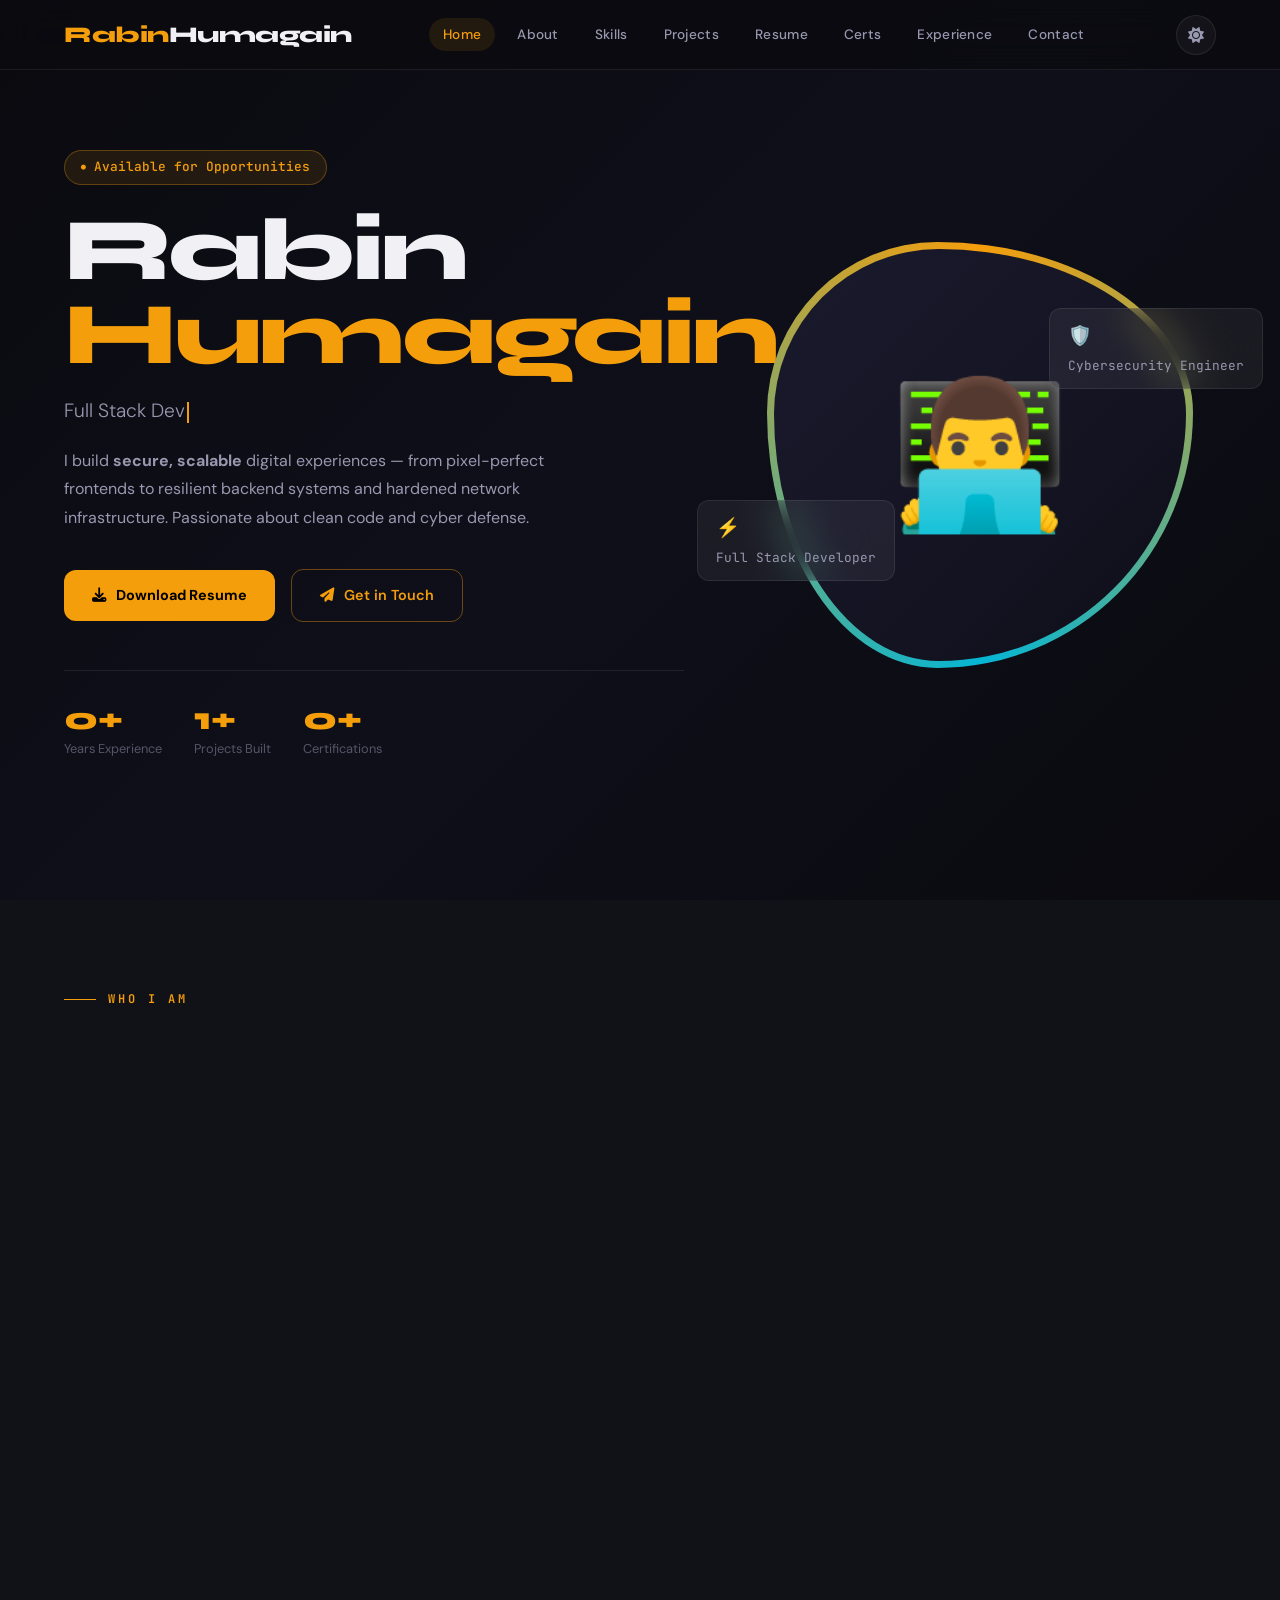
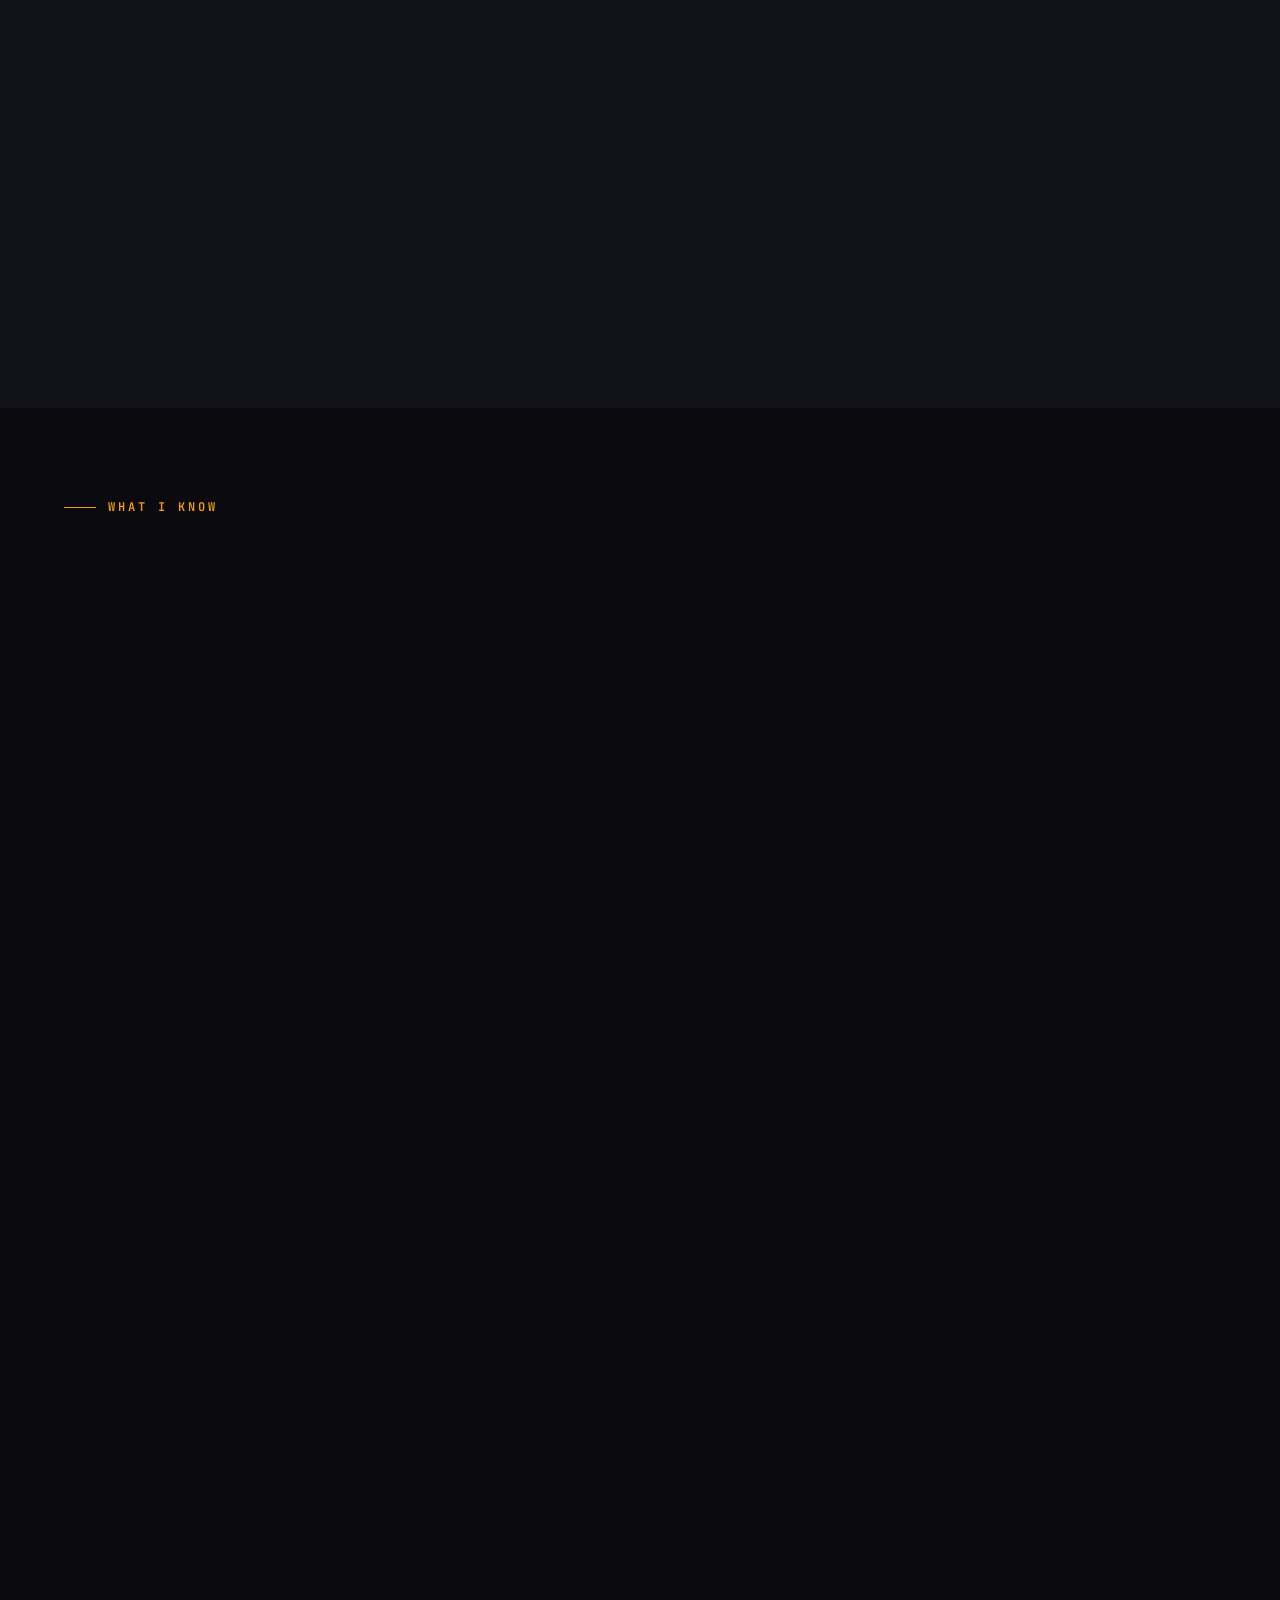
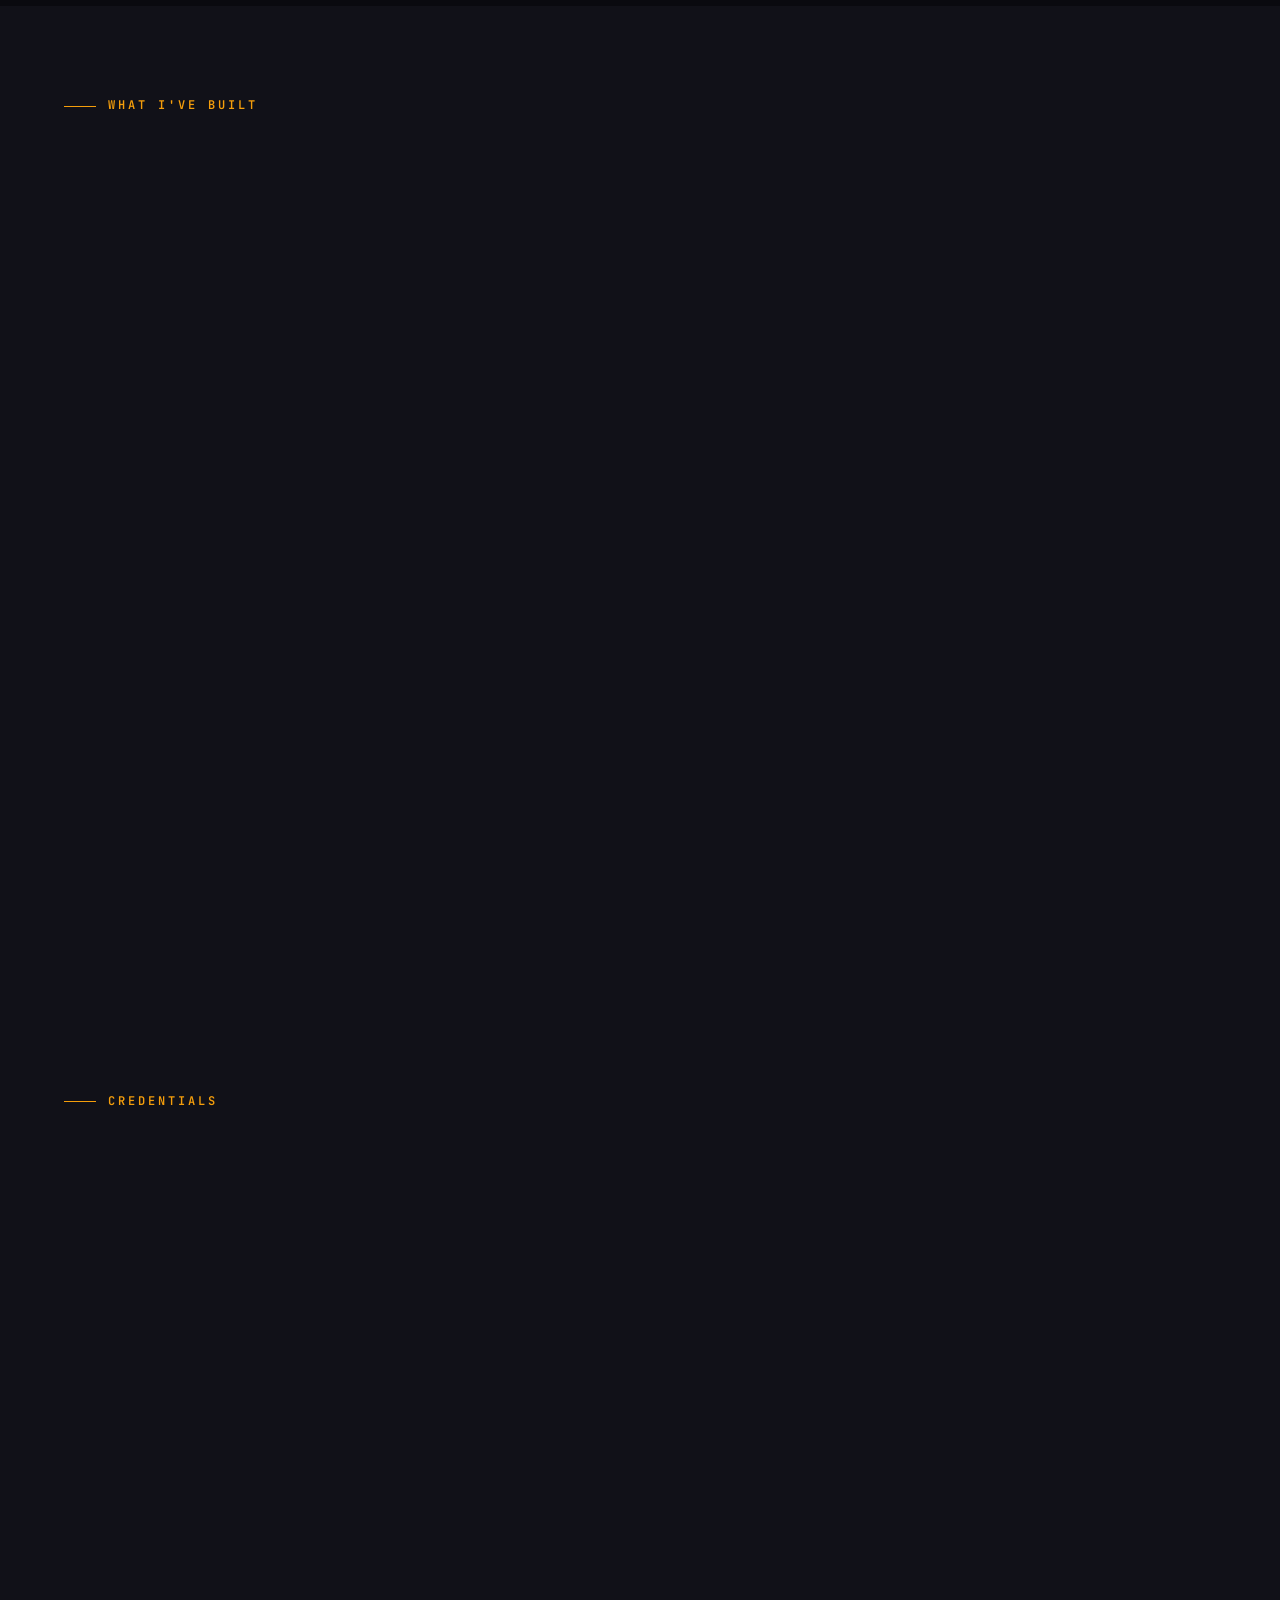
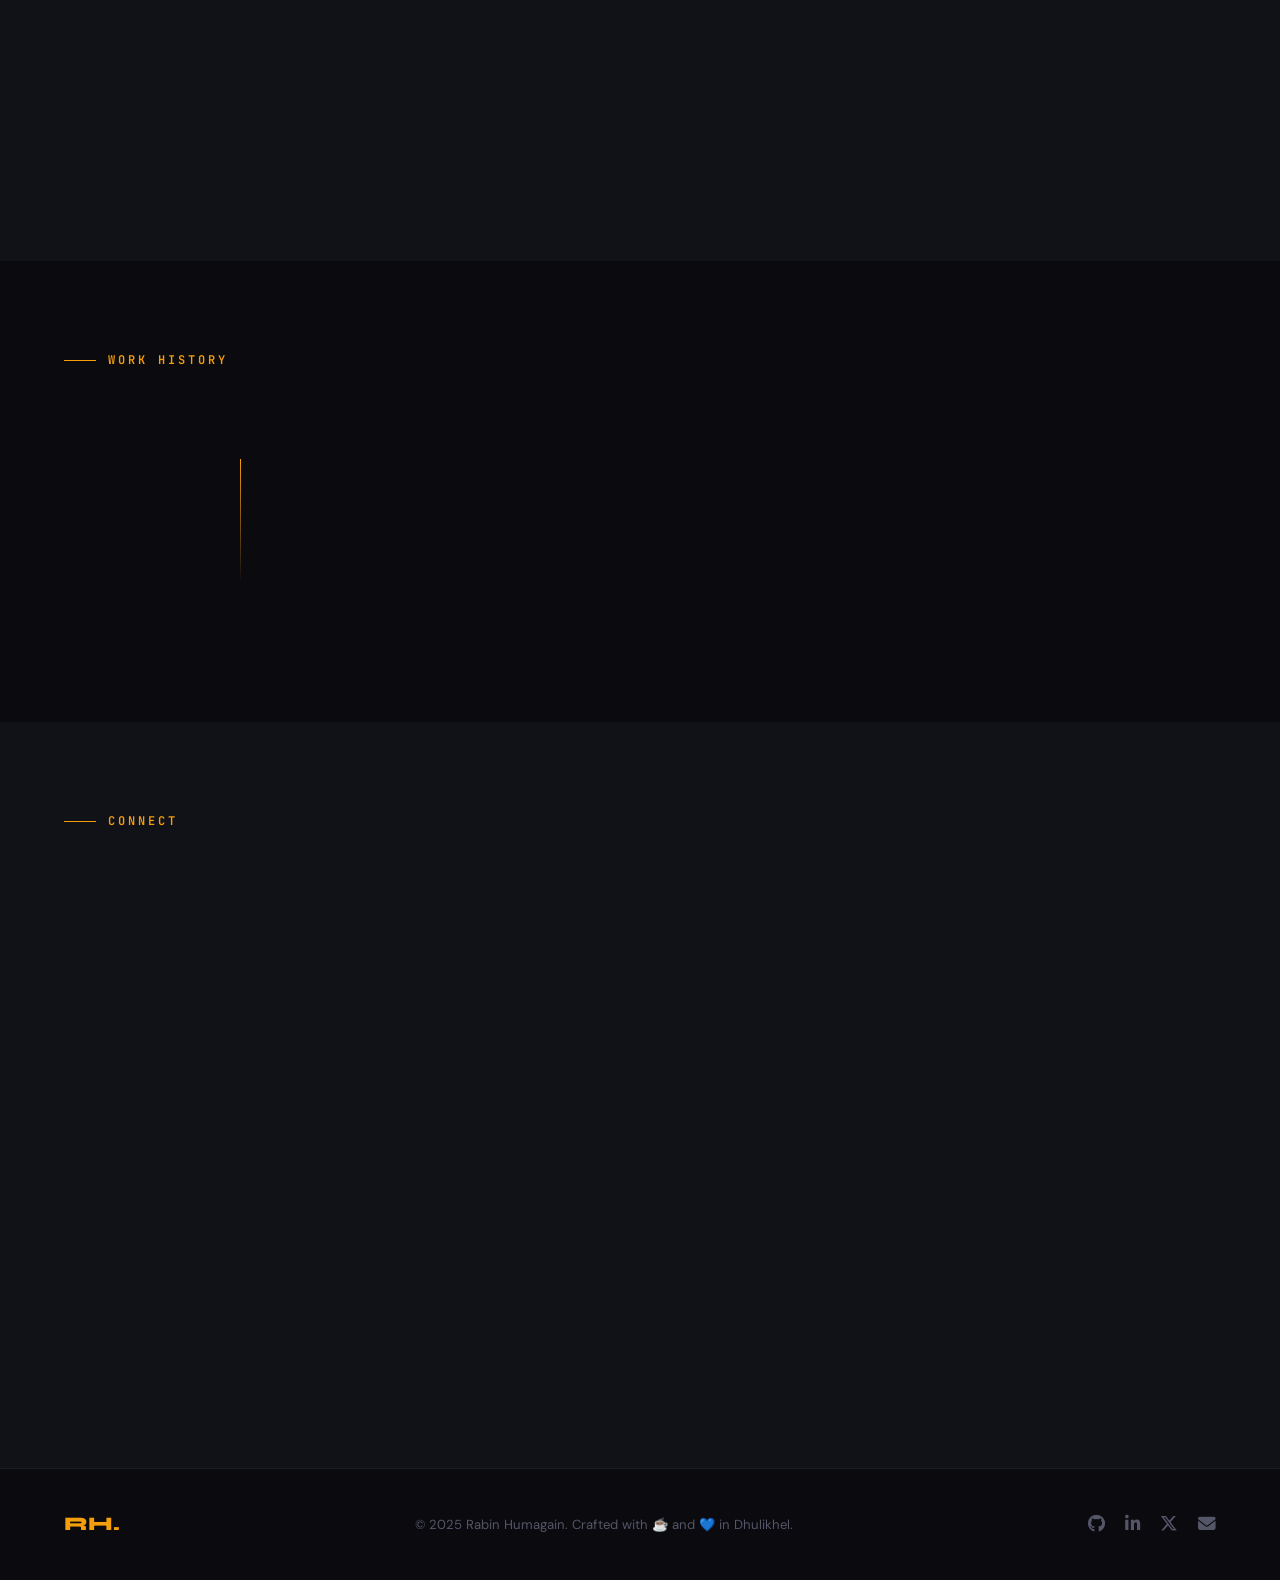
<file: frontend/potfoliyo/index.html>
<!DOCTYPE html>
<html lang="en" data-theme="dark">
<head>
  <meta charset="UTF-8" />
  <meta name="viewport" content="width=device-width, initial-scale=1.0" />
  <meta name="description" content="Alex Rivera — Full Stack Developer & Cybersecurity Engineer. Portfolio showcasing projects, skills, and experience." />
  <meta name="keywords" content="Full Stack Developer, Cybersecurity, React, Node.js, Python, Portfolio" />
  <meta name="author" content="Alex Rivera" />
  <meta property="og:title" content="Alex Rivera — Developer Portfolio" />
  <meta property="og:description" content="Full Stack Developer & Cybersecurity Engineer" />
  <meta property="og:type" content="website" />
  <meta name="theme-color" content="#f59e0b" />
  <title>Rabin Humagain — Portfolio</title>
  <link rel="stylesheet" href="asstets/css/style.css">
  <link rel="icon" href="data:image/svg+xml,<svg xmlns='http://www.w3.org/2000/svg' viewBox='0 0 100 100'><text y='.9em' font-size='90'>⚡</text></svg>" />
  <link rel="preconnect" href="https://fonts.googleapis.com" />
  <link href="https://fonts.googleapis.com/css2?family=Syne:wght@400;600;700;800&family=DM+Sans:ital,wght@0,300;0,400;0,500;1,300&family=JetBrains+Mono:wght@400;600&display=swap" rel="stylesheet" />
  <link rel="stylesheet" href="https://cdnjs.cloudflare.com/ajax/libs/font-awesome/6.5.0/css/all.min.css" />
</head>
<body>

<!-- LOADING SCREEN -->
<div id="loader">
  <div class="loader-logo">R H.</div>
  <div class="loader-bar"><div class="loader-progress"></div></div>
</div>

<!-- PARTICLE CANVAS -->
<canvas id="particles-canvas"></canvas>

<!-- NAVBAR -->
<nav id="navbar">
  <div class="nav-logo">Rabin<span>Humagain</span></div>
  <div class="nav-links">
    <a href="#hero">Home</a>
    <a href="#about">About</a>
    <a href="#skills">Skills</a>
    <a href="#projects">Projects</a>
    <a href="#resume">Resume</a>
    <a href="#certifications">Certs</a>
    <a href="#experience">Experience</a>
    <a href="contact.html">Contact</a>
  </div>
  <div class="nav-controls">
    <button class="theme-btn" id="themeToggle" aria-label="Toggle theme">
      <i class="fas fa-sun"></i>
    </button>
    <button class="hamburger" id="hamburger" aria-label="Menu">
      <span></span><span></span><span></span>
    </button>
  </div>
</nav>

<!-- MOBILE MENU -->
<div class="mobile-menu" id="mobileMenu">
  <a href="#hero" onclick="closeMobile()">Home</a>
  <a href="#about" onclick="closeMobile()">About</a>
  <a href="#skills" onclick="closeMobile()">Skills</a>
  <a href="#projects" onclick="closeMobile()">Projects</a>
  <a href="#resume" onclick="closeMobile()">Resume</a>
  <a href="#certifications" onclick="closeMobile()">Certifications</a>
  <a href="#experience" onclick="closeMobile()">Experience</a>
  <a href="#social" onclick="closeMobile()">Social</a>
  <a href="contact.html" onclick="closeMobile()">Contact</a>
</div>

<!-- ===== HERO ===== -->
<section id="hero">
  <div class="hero-content" data-reveal>
    <div class="hero-badge">Available for Opportunities</div>
    <h1 class="hero-name">
      Rabin<br>
      <span class="accent">Humagain.</span>
    </h1>
    <div class="hero-title">
      <span id="typed-text"></span><span class="typing-cursor"></span>
    </div>
    <p class="hero-intro">
      I build <strong>secure, scalable</strong> digital experiences — from pixel-perfect frontends to resilient backend systems and hardened network infrastructure. Passionate about clean code and cyber defense.
    </p>
    <div class="hero-cta">
      <a href="asstets/resume.pdf" class="btn-primary" download>
        <i class="fas fa-download"></i> Download Resume
      </a>
      <a href="contact.html#contact" class="btn-outline">
        <i class="fas fa-paper-plane"></i> Get in Touch
      </a>
    </div>
    <div class="hero-stats">
      <div class="stat-item">
        <div class="stat-number" data-count="0">0</div>
        <div class="stat-label">Years Experience</div>
      </div>
      <div class="stat-item">
        <div class="stat-number" data-count="20">0</div>
        <div class="stat-label">Projects Built</div>
      </div>
      <div class="stat-item">
        <div class="stat-number" data-count="4">0</div>
        <div class="stat-label">Certifications</div>
      </div>
    </div>
  </div>
  <div class="hero-visual">
    <div class="hero-image-wrap">
      <div class="hero-image-inner">
        <div class="hero-avatar-placeholder">👨‍💻</div>
      </div>
    </div>
    <div class="hero-float-card card-1">
      <div class="float-icon">🛡️</div>
      <div class="float-text">Cybersecurity Engineer</div>
    </div>
    <div class="hero-float-card card-2">
      <div class="float-icon">⚡</div>
      <div class="float-text">Full Stack Developer</div>
    </div>
  </div>
</section>

<!-- ===== ABOUT ===== -->
<section id="about">
  <div class="section-label">Who I Am</div>
  <h2 class="section-title reveal">About Me</h2>
  <div class="about-grid">
    <div class="about-text reveal-left">
      <p>
        I'm <strong>Rabin Humagain</strong>, a passionate Full Stack Developer and Cybersecurity knowldge with a drive to build systems that are both <strong>high-performing</strong> and <strong>secure by design</strong>. I believe great software is invisible — it just works, perfectly.
      </p>
      <p>
        My journey started with curiosity about how networks communicate, evolved into building web applications and deepened into understanding how systems can be protected and exploited. I bridge the gap between <strong>development</strong> and <strong>security</strong>.
      </p>
      <p>
        When I'm not writing code or analyzing network traffic, I contribute to open-source projects, participate in CTF competitions and mentor junior developers in my community.
      </p>
      <div class="education-card">
        <div class="edu-degree">Computer System Engineering</div>
        <div class="edu-school">International School of Management and Tecshnology (ISMT)</div>
        <div class="edu-year">📅 2024 – running.... </div>
      </div>
      <div class="education-card" style="margin-top:12px;">
        <div class="edu-degree">Intermediate (+2)</div>
        <div class="edu-school">Bal-Nikitan Higher Secondary School</div>
        <div class="edu-year">📅 2017 – 2019 </div>
      </div>
      <div class="education-card" style="margin-top:12px;">
        <div class="edu-degree">Secondary Education Examination (SEE)</div>
        <div class="edu-school">Shree Karthari Secondary School.</div>
        <div class="edu-year">📅 2017 </div>
      </div>
    </div>
    <div class="about-highlights reveal-right">
      <div class="highlight-card">
        <div class="highlight-icon">🎯</div>
        <div>
          <div class="highlight-title">Career Goal</div>
          <div class="highlight-text">To architect secure, cloud-native applications that scale globally while maintaining the highest security posture.</div>
        </div>
      </div>
      <div class="highlight-card">
        <div class="highlight-icon">🔒</div>
        <div>
          <div class="highlight-title">Security Focus</div>
          <div class="highlight-text">Penetration testing, vulnerability assessment and implementing DevSecOps pipelines for continuous security.</div>
        </div>
      </div>
      <div class="highlight-card">
        <div class="highlight-icon">🌐</div>
        <div>
          <div class="highlight-title">Full Stack Expertise</div>
          <div class="highlight-text">React, Node.js, Python and PostgreSQL — building end-to-end solutions from database to deployment.</div>
        </div>
      </div>
      <div class="highlight-card">
        <div class="highlight-icon">☁️</div>
        <div>
          <div class="highlight-title">Cloud Native</div>
          <div class="highlight-text">AWS, Docker, Kubernetes, and CI/CD pipelines for resilient and auto-scaling infrastructure.</div>
        </div>
      </div>
    </div>
  </div>
</section>

<!-- ===== SKILLS ===== -->
<section id="skills">
  <div class="section-label">What I Know</div>
  <h2 class="section-title reveal">Skills & Technologies</h2>
  <p class="section-sub reveal">A comprehensive toolkit built through years of hands-on development, security research, and infrastructure engineering.</p>
  <div class="skills-grid">
    <!-- Frontend -->
    <div class="skill-category reveal">
      <div class="skill-cat-header">
        <div class="skill-cat-icon">🖥️</div>
        <div class="skill-cat-title">Frontend</div>
      </div>
      <div class="skill-item"><div class="skill-info"><span class="skill-name">React / Next.js</span><span class="skill-pct">92%</span></div><div class="skill-bar"><div class="skill-fill" data-width="92"></div></div></div>
      <div class="skill-item"><div class="skill-info"><span class="skill-name">TypeScript</span><span class="skill-pct">88%</span></div><div class="skill-bar"><div class="skill-fill" data-width="88"></div></div></div>
      <div class="skill-item"><div class="skill-info"><span class="skill-name">Tailwind CSS</span><span class="skill-pct">95%</span></div><div class="skill-bar"><div class="skill-fill" data-width="95"></div></div></div>
      <div class="skill-item"><div class="skill-info"><span class="skill-name">Vue.js</span><span class="skill-pct">75%</span></div><div class="skill-bar"><div class="skill-fill" data-width="75"></div></div></div>
      <div class="tech-tags"><span class="tech-tag">HTML5</span><span class="tech-tag">CSS3</span><span class="tech-tag">Redux</span><span class="tech-tag">GraphQL</span><span class="tech-tag">Figma</span></div>
    </div>
    <!-- Backend -->
    <div class="skill-category reveal">
      <div class="skill-cat-header">
        <div class="skill-cat-icon">⚙️</div>
        <div class="skill-cat-title">Backend</div>
      </div>
      <div class="skill-item"><div class="skill-info"><span class="skill-name">Node.js / Express</span><span class="skill-pct">90%</span></div><div class="skill-bar"><div class="skill-fill" data-width="90"></div></div></div>
      <div class="skill-item"><div class="skill-info"><span class="skill-name">Python / Django</span><span class="skill-pct">85%</span></div><div class="skill-bar"><div class="skill-fill" data-width="85"></div></div></div>
      <div class="skill-item"><div class="skill-info"><span class="skill-name">REST APIs</span><span class="skill-pct">93%</span></div><div class="skill-bar"><div class="skill-fill" data-width="93"></div></div></div>
      <!-- <div class="skill-item"><div class="skill-info"><span class="skill-name">Go (Golang)</span><span class="skill-pct">65%</span></div><div class="skill-bar"><div class="skill-fill" data-width="65"></div></div></div> -->
      <div class="tech-tags"><span class="tech-tag">FastAPI</span><span class="tech-tag">Flask</span><span class="tech-tag">JWT</span><span class="tech-tag">WebSockets</span></div>
    </div>
    <!-- Database -->
    <div class="skill-category reveal">
      <div class="skill-cat-header">
        <div class="skill-cat-icon">🗄️</div>
        <div class="skill-cat-title">Database</div>
      </div>
      <div class="skill-item"><div class="skill-info"><span class="skill-name">PostgreSQL</span><span class="skill-pct">88%</span></div><div class="skill-bar"><div class="skill-fill" data-width="88"></div></div></div>
      <!-- <div class="skill-item"><div class="skill-info"><span class="skill-name">MongoDB</span><span class="skill-pct">82%</span></div><div class="skill-bar"><div class="skill-fill" data-width="82"></div></div></div> -->
      <!-- <div class="skill-item"><div class="skill-info"><span class="skill-name">Redis</span><span class="skill-pct">75%</span></div><div class="skill-bar"><div class="skill-fill" data-width="75"></div></div></div> -->
      <div class="skill-item"><div class="skill-info"><span class="skill-name">MySQL</span><span class="skill-pct">80%</span></div><div class="skill-bar"><div class="skill-fill" data-width="80"></div></div></div>
      <!-- <div class="tech-tags"><span class="tech-tag">Prisma</span><span class="tech-tag">Mongoose</span><span class="tech-tag">SQLite</span><span class="tech-tag">Elasticsearch</span></div> -->
    </div>
    <!-- Networking -->
    <div class="skill-category reveal">
      <div class="skill-cat-header">
        <div class="skill-cat-icon">🌐</div>
        <div class="skill-cat-title">Networking</div>
      </div>
      <div class="skill-item"><div class="skill-info"><span class="skill-name">TCP/IP Protocols</span><span class="skill-pct">90%</span></div><div class="skill-bar"><div class="skill-fill" data-width="90"></div></div></div>
      <div class="skill-item"><div class="skill-info"><span class="skill-name">Cisco / Juniper</span><span class="skill-pct">80%</span></div><div class="skill-bar"><div class="skill-fill" data-width="80"></div></div></div>
      <div class="skill-item"><div class="skill-info"><span class="skill-name">Wireshark / Packet Analysis</span><span class="skill-pct">85%</span></div><div class="skill-bar"><div class="skill-fill" data-width="85"></div></div></div>
      <div class="skill-item"><div class="skill-info"><span class="skill-name">VPN / Firewall Config</span><span class="skill-pct">78%</span></div><div class="skill-bar"><div class="skill-fill" data-width="78"></div></div></div>
      <div class="tech-tags"><span class="tech-tag">DNS</span><span class="tech-tag">BGP</span><span class="tech-tag">OSPF</span><span class="tech-tag">SDN</span><span class="tech-tag">IPv6</span></div>
    </div>
    <!-- Cloud -->
    <div class="skill-category reveal">
      <div class="skill-cat-header">
        <div class="skill-cat-icon">☁️</div>
        <div class="skill-cat-title">Cloud Computing</div>
      </div>
      <div class="skill-item"><div class="skill-info"><span class="skill-name">AWS (EC2, S3, Lambda)</span><span class="skill-pct">85%</span></div><div class="skill-bar"><div class="skill-fill" data-width="85"></div></div></div>
      <div class="skill-item"><div class="skill-info"><span class="skill-name">Docker / Kubernetes</span><span class="skill-pct">82%</span></div><div class="skill-bar"><div class="skill-fill" data-width="82"></div></div></div>
      <div class="skill-item"><div class="skill-info"><span class="skill-name">CI/CD (GitHub Actions)</span><span class="skill-pct">88%</span></div><div class="skill-bar"><div class="skill-fill" data-width="88"></div></div></div>
      <!-- <div class="skill-item"><div class="skill-info"><span class="skill-name">Google Cloud Platform</span><span class="skill-pct">70%</span></div><div class="skill-bar"><div class="skill-fill" data-width="70"></div></div></div> -->
      <div class="tech-tags"><span class="tech-tag">Terraform</span><span class="tech-tag">Nginx</span><span class="tech-tag">Linux</span><span class="tech-tag">Helm</span></div>
    </div>
    <!-- Cybersecurity -->
    <div class="skill-category reveal">
      <div class="skill-cat-header">
        <div class="skill-cat-icon">🛡️</div>
        <div class="skill-cat-title">Cybersecurity</div>
      </div>
      <div class="skill-item"><div class="skill-info"><span class="skill-name">Penetration Testing</span><span class="skill-pct">83%</span></div><div class="skill-bar"><div class="skill-fill" data-width="83"></div></div></div>
      <div class="skill-item"><div class="skill-info"><span class="skill-name">SIEM / SOC</span><span class="skill-pct">75%</span></div><div class="skill-bar"><div class="skill-fill" data-width="75"></div></div></div>
      <div class="skill-item"><div class="skill-info"><span class="skill-name">Vulnerability Assessment</span><span class="skill-pct">87%</span></div><div class="skill-bar"><div class="skill-fill" data-width="87"></div></div></div>
      <div class="skill-item"><div class="skill-info"><span class="skill-name">Cryptography</span><span class="skill-pct">72%</span></div><div class="skill-bar"><div class="skill-fill" data-width="72"></div></div></div>
      <div class="tech-tags"><span class="tech-tag">Kali Linux</span><span class="tech-tag">Metasploit</span><span class="tech-tag">Burp Suite</span><span class="tech-tag">OWASP</span><span class="tech-tag">CTF</span></div>
    </div>
  </div>
</section>

<!-- ===== PROJECTS ===== -->
<section id="projects">
  <div class="section-label">What I've Built</div>
  <h2 class="section-title reveal">Projects</h2>
  <p class="section-sub reveal">A curated selection of projects spanning web development, security tools, and cloud infrastructure.</p>
  <div class="project-filters reveal">
    <button class="filter-btn active" data-filter="all">All</button>
    <button class="filter-btn" data-filter="web">Web Dev</button>
    <button class="filter-btn" data-filter="security">Security</button>
    <button class="filter-btn" data-filter="cloud">Cloud</button>
    <button class="filter-btn" data-filter="tools">Tools</button>
  </div>
  <div class="projects-grid">
    <div class="project-card reveal" data-cat="web">
      <div class="project-img" style="background:linear-gradient(135deg,#1a1a2e,#16213e);">🛒</div>
      <div class="project-body">
        <div class="project-cat">Web Dev</div>
        <div class="project-title">E-Commerce Platform</div>
        <div class="project-desc">Full-stack marketplace with real-time inventory, Stripe payments, and admin dashboard. Handles 10k+ concurrent users.</div>
        <div class="project-stack"><span class="project-tag">React</span><span class="project-tag">Node.js</span><span class="project-tag">PostgreSQL</span><span class="project-tag">Redis</span><span class="project-tag">Stripe</span></div>
        <div class="project-links">
          <a href="#" class="project-link primary"><i class="fas fa-external-link-alt"></i> Live Demo</a>
          <a href="#" class="project-link"><i class="fab fa-github"></i> GitHub</a>
        </div>
      </div>
    </div>
    <!--<div class="project-card reveal" data-cat="security">
      <div class="project-img" style="background:linear-gradient(135deg,#0a0a0f,#1a0a0a);">🔍</div>
      <div class="project-body">
        <div class="project-cat">Security</div>
        <div class="project-title">Network Vulnerability Scanner</div>
        <div class="project-desc">Python-based automated vulnerability scanner with CVE database integration, risk scoring, and PDF reporting.</div>
        <div class="project-stack"><span class="project-tag">Python</span><span class="project-tag">Nmap</span><span class="project-tag">CVE API</span><span class="project-tag">SQLite</span></div>
        <div class="project-links">
          <a href="#" class="project-link primary"><i class="fas fa-external-link-alt"></i> Live Demo</a>
          <a href="#" class="project-link"><i class="fab fa-github"></i> GitHub</a>
        </div>
      </div>
    </div>
    <div class="project-card reveal" data-cat="cloud">
      <div class="project-img" style="background:linear-gradient(135deg,#0a1a0a,#0f2020);">⚡</div>
      <div class="project-body">
        <div class="project-cat">Cloud</div>
        <div class="project-title">Serverless API Gateway</div>
        <div class="project-desc">AWS Lambda-based microservices architecture with auto-scaling, API rate limiting, and CloudWatch monitoring.</div>
        <div class="project-stack"><span class="project-tag">AWS Lambda</span><span class="project-tag">API Gateway</span><span class="project-tag">DynamoDB</span><span class="project-tag">Terraform</span></div>
        <div class="project-links">
          <a href="#" class="project-link primary"><i class="fas fa-external-link-alt"></i> Live Demo</a>
          <a href="#" class="project-link"><i class="fab fa-github"></i> GitHub</a>
        </div>
      </div>
    </div>
    <div class="project-card reveal" data-cat="tools">
      <div class="project-img" style="background:linear-gradient(135deg,#1a0a1a,#0f0f2a);">🤖</div>
      <div class="project-body">
        <div class="project-cat">Tools</div>
        <div class="project-title">DevSecOps Pipeline Builder</div>
        <div class="project-desc">CLI tool to scaffold CI/CD pipelines with built-in SAST, DAST, and container scanning — GitHub Actions & Jenkins.</div>
        <div class="project-stack"><span class="project-tag">Go</span><span class="project-tag">Docker</span><span class="project-tag">GitHub Actions</span><span class="project-tag">OWASP ZAP</span></div>
        <div class="project-links">
          <a href="#" class="project-link primary"><i class="fas fa-external-link-alt"></i> Live Demo</a>
          <a href="#" class="project-link"><i class="fab fa-github"></i> GitHub</a>
        </div>
      </div>
    </div>
    <div class="project-card reveal" data-cat="web">
      <div class="project-img" style="background:linear-gradient(135deg,#1a1400,#2a1a00);">📊</div>
      <div class="project-body">
        <div class="project-cat">Web Dev</div>
        <div class="project-title">Real-Time Analytics Dashboard</div>
        <div class="project-desc">Business intelligence dashboard with WebSocket live feeds, D3.js visualizations, and role-based access control.</div>
        <div class="project-stack"><span class="project-tag">React</span><span class="project-tag">D3.js</span><span class="project-tag">FastAPI</span><span class="project-tag">WebSockets</span></div>
        <div class="project-links">
          <a href="#" class="project-link primary"><i class="fas fa-external-link-alt"></i> Live Demo</a>
          <a href="#" class="project-link"><i class="fab fa-github"></i> GitHub</a>
        </div>
      </div>
    </div>
    <div class="project-card reveal" data-cat="security">
      <div class="project-img" style="background:linear-gradient(135deg,#001a0a,#00140a);">🔐</div>
      <div class="project-body">
        <div class="project-cat">Security</div>
        <div class="project-title">Zero-Trust Auth System</div>
        <div class="project-desc">Multi-factor authentication platform with biometric support, behavioral analytics, and anomaly detection via ML.</div>
        <div class="project-stack"><span class="project-tag">Python</span><span class="project-tag">TensorFlow</span><span class="project-tag">Redis</span><span class="project-tag">OAuth2</span></div>
        <div class="project-links">
          <a href="#" class="project-link primary"><i class="fas fa-external-link-alt"></i> Live Demo</a>
          <a href="#" class="project-link"><i class="fab fa-github"></i> GitHub</a>
        </div>
      </div>
    </div> -->
  </div>
</section>

<!-- ===== RESUME =====
<section id="resume">
  <div class="section-label">My CV</div>
  <h2 class="section-title reveal">Resume</h2>
  <div class="resume-container reveal">
    <div class="resume-header">
      <div class="resume-title">📄 Curriculum Vitae — Rabin Humagain</div>
      <a href="asstets/resume.pdf" class="btn-primary" download>
        <i class="fas fa-download"></i> Download PDF
      </a>
    </div>
    <div class="resume-preview">
      <div class="resume-mock">
        <div class="resume-mock-name">Rabin Humagain</div>
        <div class="resume-mock-title">Full Stack Developer & Cybersecurity Engineer</div>
        <div class="resume-mock-contact">
          <span>✉ rubhum2058@gmail.com</span>
          <span>📞 +977 9762342058</span>
          <span>🌐 </span>
          <span>📍 Dhulikhel-9, Kavrepalanchwok, Nepal</span>
        </div>
        <div class="resume-mock-section">
          <h3>Summary</h3>
          <p>Full Stack Developer with 3+ years of experience building secure, scalable applications. Specializing in React, Node.js, Python, and cloud infrastructure. Certified in cybersecurity and network engineering.</p>
        </div>
        <div class="resume-mock-section">
          <h3>Experience</h3>
          <div class="resume-mock-item">
            <strong>Junior Security Engineer</strong> — CyberGuard Solutions<br>
            <span>Jan 2023 – Present • New York, NY</span><br>
            Penetration testing, vulnerability assessments, and DevSecOps pipeline implementation.
          </div>
          <div class="resume-mock-item">
            <strong>Full Stack Intern</strong> — TechFlow Inc.<br>
            <span>Jun 2022 – Dec 2022 • Remote</span><br>
            Built React dashboards and RESTful APIs serving 50k+ daily users.
          </div>
        </div>
        <div class="resume-mock-section">
          <h3>Education</h3>
          <div class="resume-mock-item">
            <strong>B.Sc. Computer Science & IT</strong> — State University of Technology<br>
            <span>2019 – 2023 • GPA: 3.8/4.0</span>
          </div>
        </div>
        <div class="resume-mock-section">
          <h3>Key Skills</h3>
          <p>React, Node.js, Python, AWS, Docker, Kubernetes, PostgreSQL, Penetration Testing, CI/CD, TypeScript</p>
        </div>
      </div>
    </div>
  </div>
  GitHub Contribution Graph
  <div class="github-section reveal">
    <div class="github-label">GitHub Activity — Last 12 months</div>
    <div class="contrib-grid" id="contribGrid"></div>
  </div> 
</section> -->

<!-- ===== CERTIFICATIONS ===== -->
<section id="certifications">
  <div class="section-label">Credentials</div>
  <h2 class="section-title reveal">Certifications</h2>
  <p class="section-sub reveal">Industry-recognized credentials that validate my technical expertise and commitment to continuous learning.</p>
  <div class="certs-grid">
    <div class="cert-card reveal"><div class="cert-icon">☁️</div><div><div class="cert-name">AWS Solutions Architect – Associate</div><div class="cert-org">Amazon Web Services</div><div class="cert-date">Issued: Mar 2024 · Expires: Mar 2027</div></div></div>
    <div class="cert-card reveal"><div class="cert-icon">🛡️</div><div><div class="cert-name">CompTIA Security+</div><div class="cert-org">CompTIA</div><div class="cert-date">Issued: Sep 2023 · No Expiry</div></div></div>
    <div class="cert-card reveal"><div class="cert-icon">🌐</div><div><div class="cert-name">Cisco CCNA</div><div class="cert-org">Cisco</div><div class="cert-date">Issued: Jun 2023 · Expires: Jun 2026</div></div></div>
    <div class="cert-card reveal"><div class="cert-icon">🐧</div><div><div class="cert-name">Linux Professional Institute (LPIC-1)</div><div class="cert-org">Linux Foundation</div><div class="cert-date">Issued: Jan 2023 · No Expiry</div></div></div>
    <div class="cert-card reveal"><div class="cert-icon">🔐</div><div><div class="cert-name">Certified Ethical Hacker (CEH)</div><div class="cert-org">EC-Council</div><div class="cert-date">Issued: Nov 2023 · Expires: Nov 2026</div></div></div>
    <div class="cert-card reveal"><div class="cert-icon">⚡</div><div><div class="cert-name">Google Associate Cloud Engineer</div><div class="cert-org">Google Cloud</div><div class="cert-date">Issued: Apr 2024 · Expires: Apr 2027</div></div></div>
    <div class="cert-card reveal"><div class="cert-icon">🐳</div><div><div class="cert-name">Docker Certified Associate</div><div class="cert-org">Docker Inc.</div><div class="cert-date">Issued: Jul 2023 · Expires: Jul 2025</div></div></div>
    <div class="cert-card reveal"><div class="cert-icon">🔍</div><div><div class="cert-name">Offensive Security OSCP</div><div class="cert-org">Offensive Security</div><div class="cert-date">Issued: Feb 2024 · Lifetime</div></div></div>
  </div>
</section>

<!-- ===== EXPERIENCE ===== -->
<section id="experience">
  <div class="section-label">Work History</div>
  <h2 class="section-title reveal">Experience</h2>
  <div class="timeline">

    <div class="timeline-item reveal">
      <div class="timeline-dot"></div>
      <div class="timeline-period">JAN 2022 – 2024</div>
      <div class="timeline-role">Driving Tutor</div>
      <div class="timeline-company">Shree Krishna Driving Center · Dhulikhel-9, Kavrepalanchwok, Nepal</div>
      <div class="timeline-tasks">
        <div class="timeline-task">Train students in safe driving practices</div>
      </div>
    </div>


    <!-- <div class="timeline-item reveal">
      <div class="timeline-dot"></div>
      <div class="timeline-period">JAN 2023 – PRESENT</div>
      <div class="timeline-role">Junior Security Engineer</div>
      <div class="timeline-company">CyberGuard Solutions · New York, USA (On-site)</div>
      <div class="timeline-tasks">
        <div class="timeline-task">Conducted 20+ penetration tests across web applications, APIs, and network infrastructure.</div>
        <div class="timeline-task">Implemented DevSecOps pipelines reducing vulnerability discovery time by 60%.</div>
        <div class="timeline-task">Deployed SIEM solutions (Splunk) for real-time threat monitoring across client environments.</div>
        <div class="timeline-task">Authored security assessment reports for C-suite stakeholders with remediation roadmaps.</div>
      </div>
    </div>
    <div class="timeline-item reveal">
      <div class="timeline-dot"></div>
      <div class="timeline-period">JUN 2022 – DEC 2022</div>
      <div class="timeline-role">Full Stack Developer Intern</div>
      <div class="timeline-company">TechFlow Inc. · Remote</div>
      <div class="timeline-tasks">
        <div class="timeline-task">Built 3 React-based dashboards with real-time WebSocket feeds serving 50k+ daily users.</div>
        <div class="timeline-task">Designed and documented 15+ RESTful API endpoints with comprehensive test coverage.</div>
        <div class="timeline-task">Optimized PostgreSQL queries reducing average response time by 40%.</div>
        <div class="timeline-task">Participated in Agile sprints and contributed to CI/CD pipeline maintenance.</div>
      </div>
    </div>
    <div class="timeline-item reveal">
      <div class="timeline-dot"></div>
      <div class="timeline-period">JAN 2022 – MAY 2022</div>
      <div class="timeline-role">Network Engineering Intern</div>
      <div class="timeline-company">NetLink Systems · Chicago, USA (Hybrid)</div>
      <div class="timeline-tasks">
        <div class="timeline-task">Assisted in configuring and maintaining Cisco routers and switches across 5 enterprise sites.</div>
        <div class="timeline-task">Performed network traffic analysis with Wireshark to identify and resolve bottlenecks.</div>
        <div class="timeline-task">Documented network topology and created disaster recovery procedures.</div>
      </div>
    </div>
    <div class="timeline-item reveal">
      <div class="timeline-dot"></div>
      <div class="timeline-period">SEP 2021 – DEC 2021</div>
      <div class="timeline-role">IT Support & Web Developer (Freelance)</div>
      <div class="timeline-company">Self-Employed · Remote</div>
      <div class="timeline-tasks">
        <div class="timeline-task">Delivered 8 client websites using HTML, CSS, JavaScript, and WordPress.</div>
        <div class="timeline-task">Provided IT support and network setup for 5 small business clients.</div>
        <div class="timeline-task">Maintained 100% client satisfaction with on-time delivery across all projects.</div>
      </div>
    </div>
  </div> -->
</section>

<!-- ===== SOCIAL ===== -->
<section id="social">
  <div class="section-label">Connect</div>
  <h2 class="section-title reveal">Social Media</h2>
  <p class="section-sub reveal">Find me across the web — let's connect, collaborate, or just say hello!</p>
  <div class="social-grid">
    <a href="https://github.com/rabin0811" target="_blank" class="social-card reveal">
      <div class="social-icon" style="background:rgba(255,255,255,0.08)"><i class="fab fa-github" style="color:#fff"></i></div>
      <div class="social-name">GitHub</div>
      <div class="social-handle">@rabin0811</div>
    </a>
    <a href="https://linkedin.com" target="_blank" class="social-card reveal">
      <div class="social-icon" style="background:rgba(10,102,194,0.15)"><i class="fab fa-linkedin-in" style="color:#0a66c2"></i></div>
      <div class="social-name">LinkedIn</div>
      <div class="social-handle">Rabin Humagain</div>
    </a>
    <a href="https://twitter.com" target="_blank" class="social-card reveal">
      <div class="social-icon" style="background:rgba(255,255,255,0.06)"><i class="fab fa-x-twitter" style="color:#fff"></i></div>
      <div class="social-name">Twitter / X</div>
      <div class="social-handle">@abi081126</div>
    </a>
    <a href="https://instagram.com" target="_blank" class="social-card reveal">
      <div class="social-icon" style="background:rgba(225,48,108,0.1)"><i class="fab fa-instagram" style="color:#e1306c"></i></div>
      <div class="social-name">Instagram</div>
      <div class="social-handle">__ra_bin__</div>
    </a>
    <a href="https://facebook.com" target="_blank" class="social-card reveal">
      <div class="social-icon" style="background:rgba(24,119,242,0.1)"><i class="fab fa-facebook-f" style="color:#1877f2"></i></div>
      <div class="social-name">Facebook</div>
      <div class="social-handle">Rabin Humagain</div>
    </a>
    <a href="https://wa.me/15550000000" target="_blank" class="social-card reveal">
      <div class="social-icon" style="background:rgba(37,211,102,0.1)"><i class="fab fa-whatsapp" style="color:#25d366"></i></div>
      <div class="social-name">WhatsApp</div>
      <div class="social-handle">+977 9762342058</div>
    </a>
    <a href="mailto:alex@email.com" class="social-card reveal">
      <div class="social-icon" style="background:rgba(245,158,11,0.1)"><i class="fas fa-envelope" style="color:#f59e0b"></i></div>
      <div class="social-name">Email</div>
      <div class="social-handle">rubhum2058@gmail.com</div>
    </a>
  </div>
</section>

<!-- ===== TESTIMONIALS ===== -->
<!-- <section id="testimonials">
  <div class="section-label">Kind Words</div>
  <h2 class="section-title reveal">Testimonials</h2>
  <div class="testimonials-grid">
    <div class="testimonial-card reveal">
      <p class="testimonial-text">Alex is one of the most thorough security engineers I've worked with. His penetration test reports were incredibly detailed and his remediation advice saved us from a potentially catastrophic breach.</p>
      <div class="testimonial-author">
        <div class="author-avatar">MK</div>
        <div>
          <div class="author-name">Michael Kim</div>
          <div class="author-role">CTO at CyberGuard Solutions</div>
          <div class="testimonial-stars">★★★★★</div>
        </div>
      </div>
    </div>
    <div class="testimonial-card reveal">
      <p class="testimonial-text">The dashboard Alex built for us during his internship exceeded every expectation. Clean code, great documentation, and he delivered two weeks ahead of schedule. We brought him back as a consultant.</p>
      <div class="testimonial-author">
        <div class="author-avatar">SR</div>
        <div>
          <div class="author-name">Sarah Rodriguez</div>
          <div class="author-role">Engineering Manager at TechFlow</div>
          <div class="testimonial-stars">★★★★★</div>
        </div>
      </div>
    </div>
    <div class="testimonial-card reveal">
      <p class="testimonial-text">Alex rebuilt our entire e-commerce backend in three months. Performance improved dramatically, and his focus on security gave us confidence to scale. Genuinely rare combination of skills.</p>
      <div class="testimonial-author">
        <div class="author-avatar">JL</div>
        <div>
          <div class="author-name">James Liu</div>
          <div class="author-role">Founder at ShopLocal</div>
          <div class="testimonial-stars">★★★★★</div>
        </div>
      </div>
    </div>
  </div>
</section> -->

<!-- ===== FOOTER ===== -->
<footer>
  <div class="footer-logo">RH.</div>
  <div class="footer-copy">© 2025 Rabin Humagain. Crafted with ☕ and 💙 in Dhulikhel.</div>
  <div class="footer-links">
    <a href="https://github.com" target="_blank"><i class="fab fa-github"></i></a>
    <a href="https://linkedin.com" target="_blank"><i class="fab fa-linkedin-in"></i></a>
    <a href="https://twitter.com" target="_blank"><i class="fab fa-x-twitter"></i></a>
    <a href="mailto:alex@email.com"><i class="fas fa-envelope"></i></a>
  </div>
</footer>

<!-- BACK TO TOP -->
<button id="back-top" aria-label="Back to top" onclick="scrollToTop()">
  <i class="fas fa-chevron-up"></i>
</button>
<script src="asstets/js/new.js" defer></script>
</body>
</html>
</file>
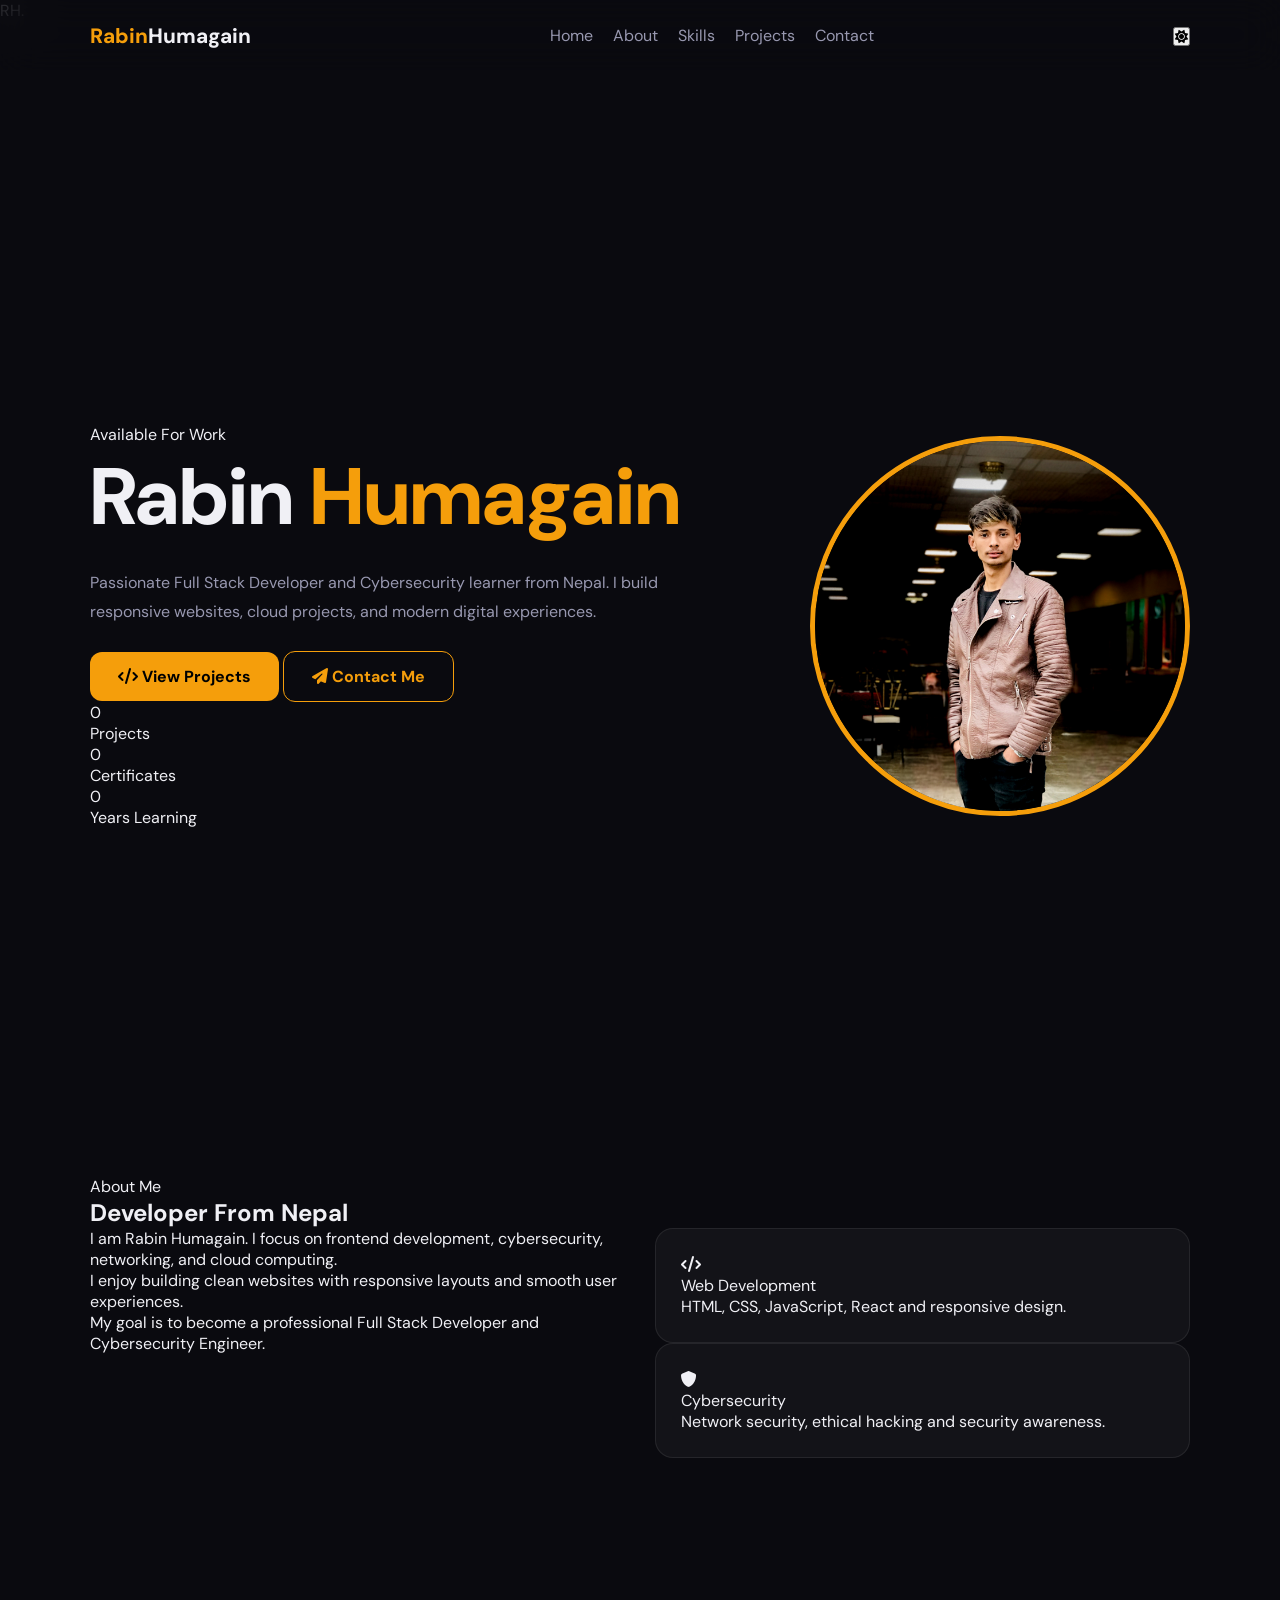
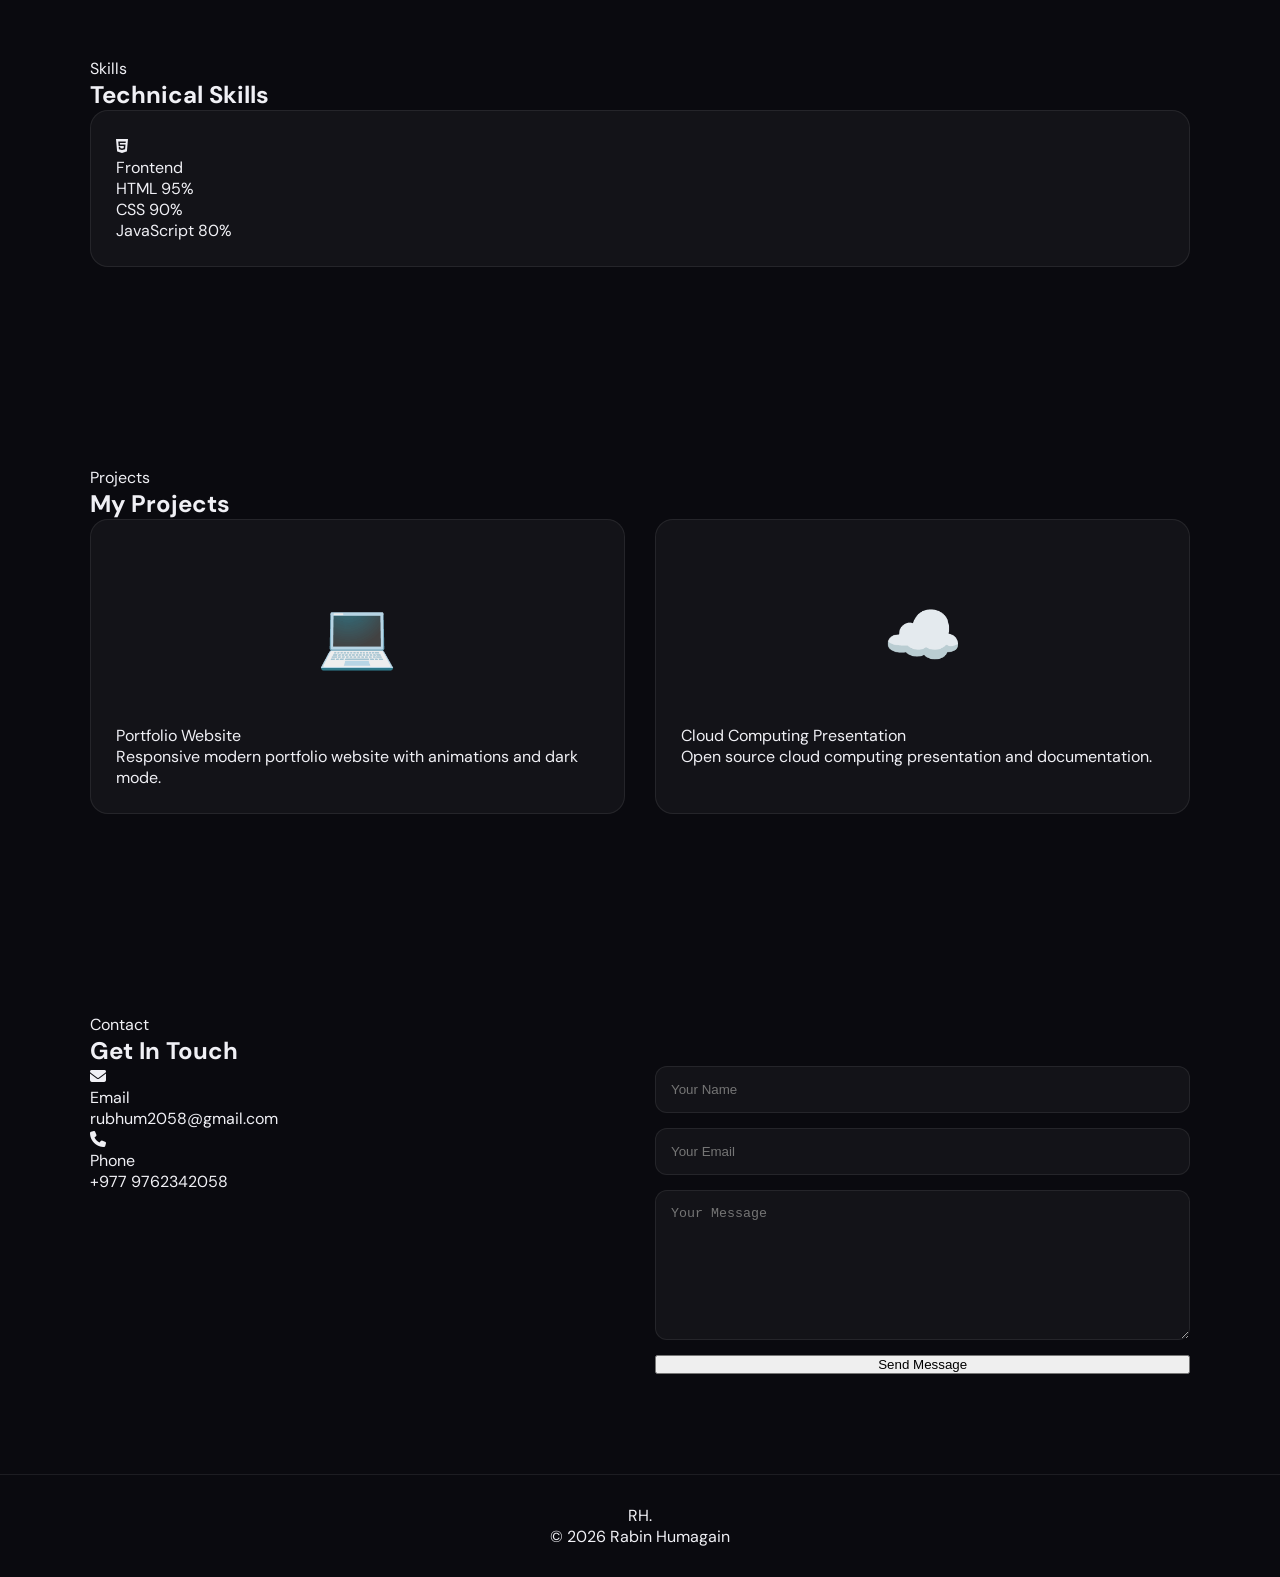
<file: frontend/rabin-humagain/index.html>
<!DOCTYPE html>
<html lang="en" data-theme="dark">
<head>
  <meta charset="UTF-8">
  <meta name="viewport" content="width=device-width, initial-scale=1.0">
  <title>Rabin Humagain | Portfolio</title>

  <meta name="description" content="Rabin Humagain Portfolio Website">

  <link rel="stylesheet" href="assets/css/style.css">

  <link rel="preconnect" href="https://fonts.googleapis.com">

  <link href="https://fonts.googleapis.com/css2?family=Syne:wght@400;700;800&family=DM+Sans:wght@300;400;500;700&family=JetBrains+Mono:wght@400;600&display=swap" rel="stylesheet">

  <link rel="stylesheet" href="https://cdnjs.cloudflare.com/ajax/libs/font-awesome/6.5.0/css/all.min.css">
</head>
<body>

<div id="loader">
  <div class="loader-logo">RH.</div>

  <div class="loader-bar">
    <div class="loader-progress"></div>
  </div>
</div>

<canvas id="particles-canvas"></canvas>

<nav>

  <div class="nav-logo">
    Rabin<span>Humagain</span>
  </div>

  <div class="nav-links">
    <a href="#hero">Home</a>
    <a href="#about">About</a>
    <a href="#skills">Skills</a>
    <a href="#projects">Projects</a>
    <a href="#contact">Contact</a>
  </div>

  <div class="nav-controls">

    <button class="theme-btn" id="themeToggle">
      <i class="fas fa-sun"></i>
    </button>

    <button class="hamburger" id="hamburger">
      <span></span>
      <span></span>
      <span></span>
    </button>

  </div>

</nav>

<div class="mobile-menu" id="mobileMenu">

  <a href="#hero" onclick="closeMobile()">Home</a>
  <a href="#about" onclick="closeMobile()">About</a>
  <a href="#skills" onclick="closeMobile()">Skills</a>
  <a href="#projects" onclick="closeMobile()">Projects</a>
  <a href="#contact" onclick="closeMobile()">Contact</a>

</div>

<section id="hero">

  <div class="hero-content reveal-left">

    <div class="hero-badge">
      Available For Work
    </div>

    <h1 class="hero-name">
      Rabin
      <span class="accent">Humagain</span>
    </h1>

    <div class="hero-title">
      <span id="typed-text"></span>
      <span class="typing-cursor"></span>
    </div>

    <p class="hero-intro">
      Passionate Full Stack Developer and Cybersecurity learner from Nepal. I build responsive websites, cloud projects, and modern digital experiences.
    </p>

    <div class="hero-cta">

      <a href="#projects" class="btn-primary">
        <i class="fas fa-code"></i>
        View Projects
      </a>

      <a href="contact.html" class="btn-outline">
        <i class="fas fa-paper-plane"></i>
        Contact Me
      </a>

    </div>

    <div class="hero-stats">

      <div class="stat-item">
        <div class="stat-number" data-count="15">0</div>
        <div class="stat-label">Projects</div>
      </div>

      <div class="stat-item">
        <div class="stat-number" data-count="5">0</div>
        <div class="stat-label">Certificates</div>
      </div>

      <div class="stat-item">
        <div class="stat-number" data-count="2">0</div>
        <div class="stat-label">Years Learning</div>
      </div>

    </div>

  </div>

  <div class="hero-visual reveal-right">

    <div class="hero-image-wrap">

      <div class="hero-image-inner">

        <img
          src="assets/image/profile.jpg"
          alt="Rabin Humagain"
          class="hero-avatar">

      </div>

    </div>

  </div>

</section>

<section id="about">

  <div class="section-label">
    About Me
  </div>

  <h2 class="section-title reveal">
    Developer From Nepal
  </h2>

  <div class="about-grid">

    <div class="about-text reveal-left">

      <p>
        I am Rabin Humagain. I focus on frontend development, cybersecurity, networking, and cloud computing.
      </p>

      <p>
        I enjoy building clean websites with responsive layouts and smooth user experiences.
      </p>

      <p>
        My goal is to become a professional Full Stack Developer and Cybersecurity Engineer.
      </p>

    </div>

    <div class="about-highlights reveal-right">

      <div class="highlight-card">
        <div class="highlight-icon">
          <i class="fas fa-code"></i>
        </div>

        <div>
          <div class="highlight-title">
            Web Development
          </div>

          <div class="highlight-text">
            HTML, CSS, JavaScript, React and responsive design.
          </div>
        </div>
      </div>

      <div class="highlight-card">
        <div class="highlight-icon">
          <i class="fas fa-shield"></i>
        </div>

        <div>
          <div class="highlight-title">
            Cybersecurity
          </div>

          <div class="highlight-text">
            Network security, ethical hacking and security awareness.
          </div>
        </div>
      </div>

    </div>

  </div>

</section>

<section id="skills">

  <div class="section-label">
    Skills
  </div>

  <h2 class="section-title reveal">
    Technical Skills
  </h2>

  <div class="skills-grid">

    <div class="skill-category reveal">

      <div class="skill-cat-header">
        <div class="skill-cat-icon">
          <i class="fab fa-html5"></i>
        </div>

        <div class="skill-cat-title">
          Frontend
        </div>
      </div>

      <div class="skill-item">
        <div class="skill-info">
          <span>HTML</span>
          <span>95%</span>
        </div>

        <div class="skill-bar">
          <div class="skill-fill" data-width="95"></div>
        </div>
      </div>

      <div class="skill-item">
        <div class="skill-info">
          <span>CSS</span>
          <span>90%</span>
        </div>

        <div class="skill-bar">
          <div class="skill-fill" data-width="90"></div>
        </div>
      </div>

      <div class="skill-item">
        <div class="skill-info">
          <span>JavaScript</span>
          <span>80%</span>
        </div>

        <div class="skill-bar">
          <div class="skill-fill" data-width="80"></div>
        </div>
      </div>

    </div>

  </div>

</section>

<section id="projects">

  <div class="section-label">
    Projects
  </div>

  <h2 class="section-title reveal">
    My Projects
  </h2>

  <div class="projects-grid">

    <div class="project-card reveal">

      <div class="project-img">
        💻
      </div>

      <div class="project-body">

        <div class="project-title">
          Portfolio Website
        </div>

        <div class="project-desc">
          Responsive modern portfolio website with animations and dark mode.
        </div>

      </div>

    </div>

    <div class="project-card reveal">

      <div class="project-img">
        ☁️
      </div>

      <div class="project-body">

        <div class="project-title">
          Cloud Computing Presentation
        </div>

        <div class="project-desc">
          Open source cloud computing presentation and documentation.
        </div>

      </div>

    </div>

  </div>

</section>

<section id="contact">

  <div class="section-label">
    Contact
  </div>

  <h2 class="section-title reveal">
    Get In Touch
  </h2>

  <div class="contact-grid">

    <div class="contact-info reveal-left">

      <div class="contact-item">
        <div class="contact-ico">
          <i class="fas fa-envelope"></i>
        </div>

        <div>
          <div class="contact-label">Email</div>
          <div class="contact-val">rubhum2058@gmail.com</div>
        </div>
      </div>

      <div class="contact-item">
        <div class="contact-ico">
          <i class="fas fa-phone"></i>
        </div>

        <div>
          <div class="contact-label">Phone</div>
          <div class="contact-val">+977 9762342058</div>
        </div>
      </div>

    </div>

    <div class="reveal-right">

      <form class="contact-form" id="contactForm">

        <input type="text" class="form-input" placeholder="Your Name">

        <input type="email" class="form-input" placeholder="Your Email">

        <textarea class="form-textarea" placeholder="Your Message"></textarea>

        <button class="form-submit">
          Send Message
        </button>

      </form>

    </div>

  </div>

</section>

<footer>

  <div class="footer-logo">
    RH.
  </div>

  <div class="footer-copy">
    © 2026 Rabin Humagain
  </div>

</footer>

<script src="assets/js/script.js"></script>

</body>
</html>
</file>
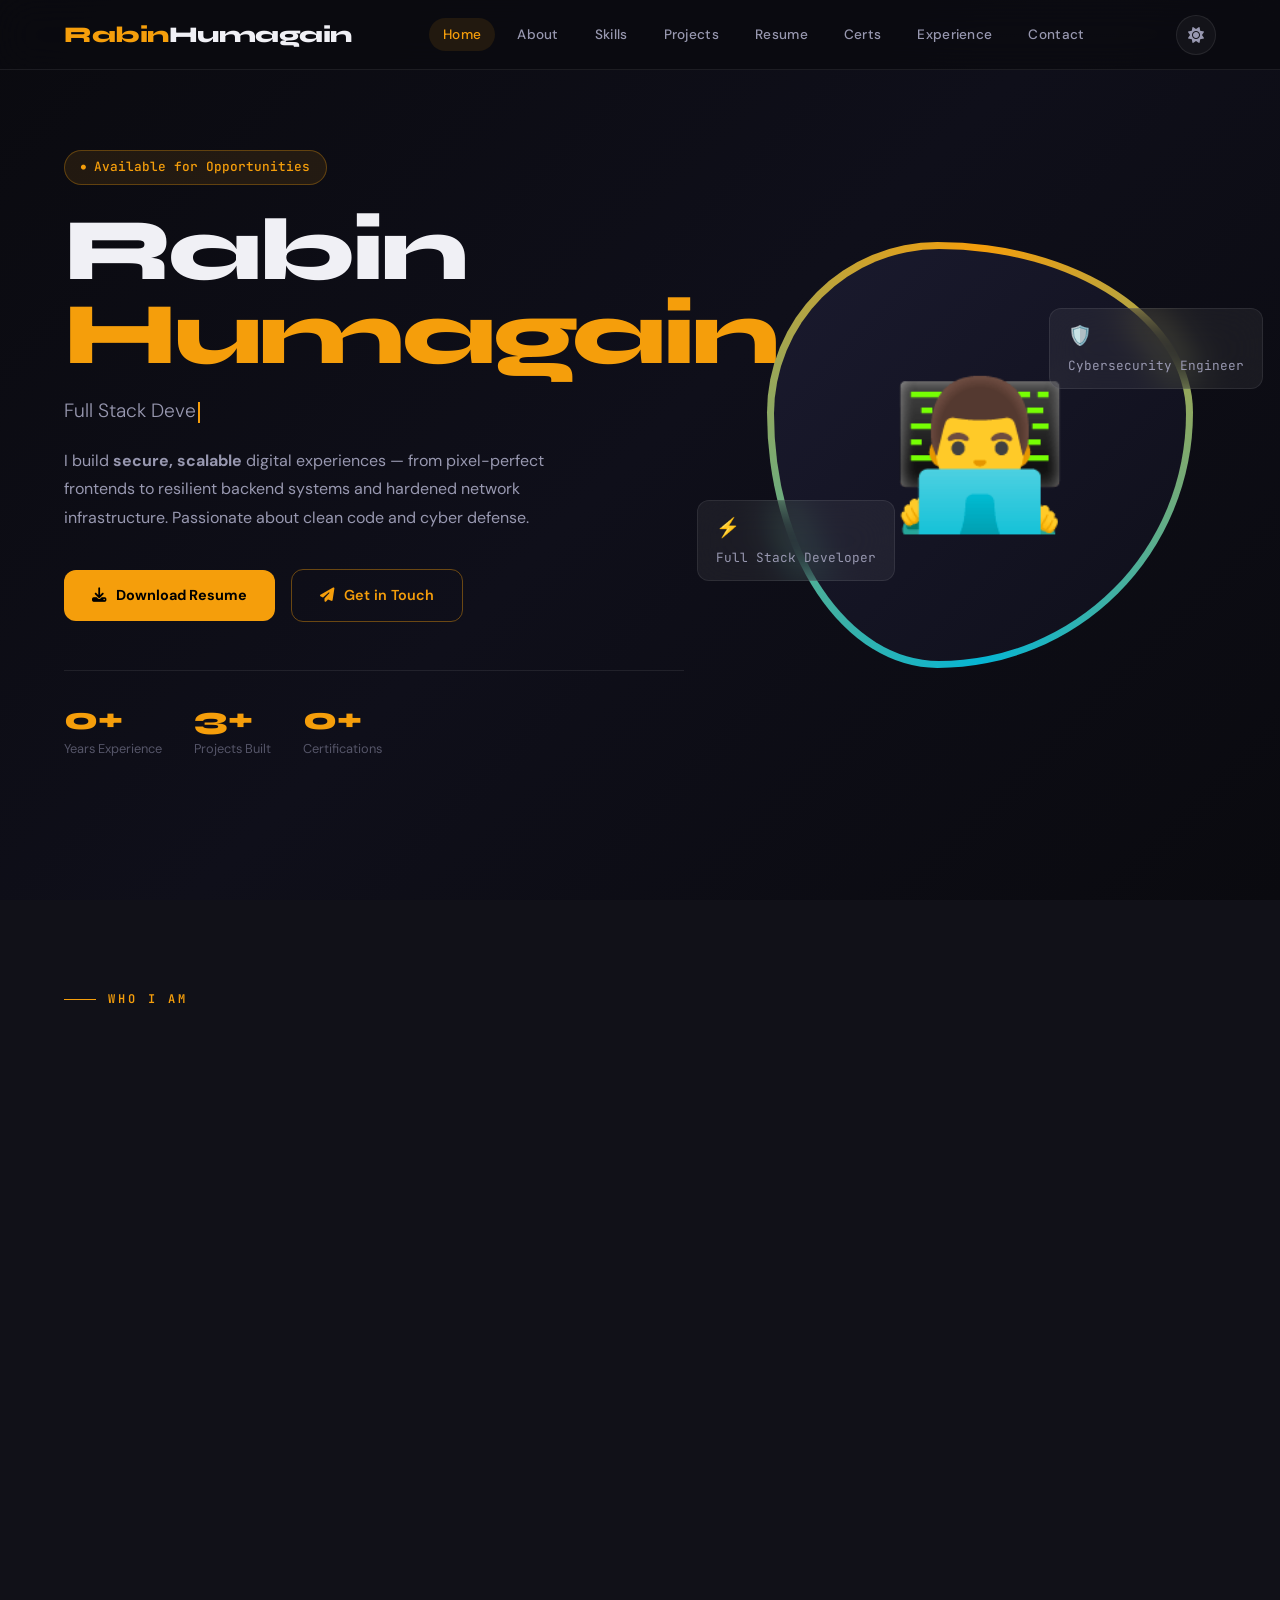
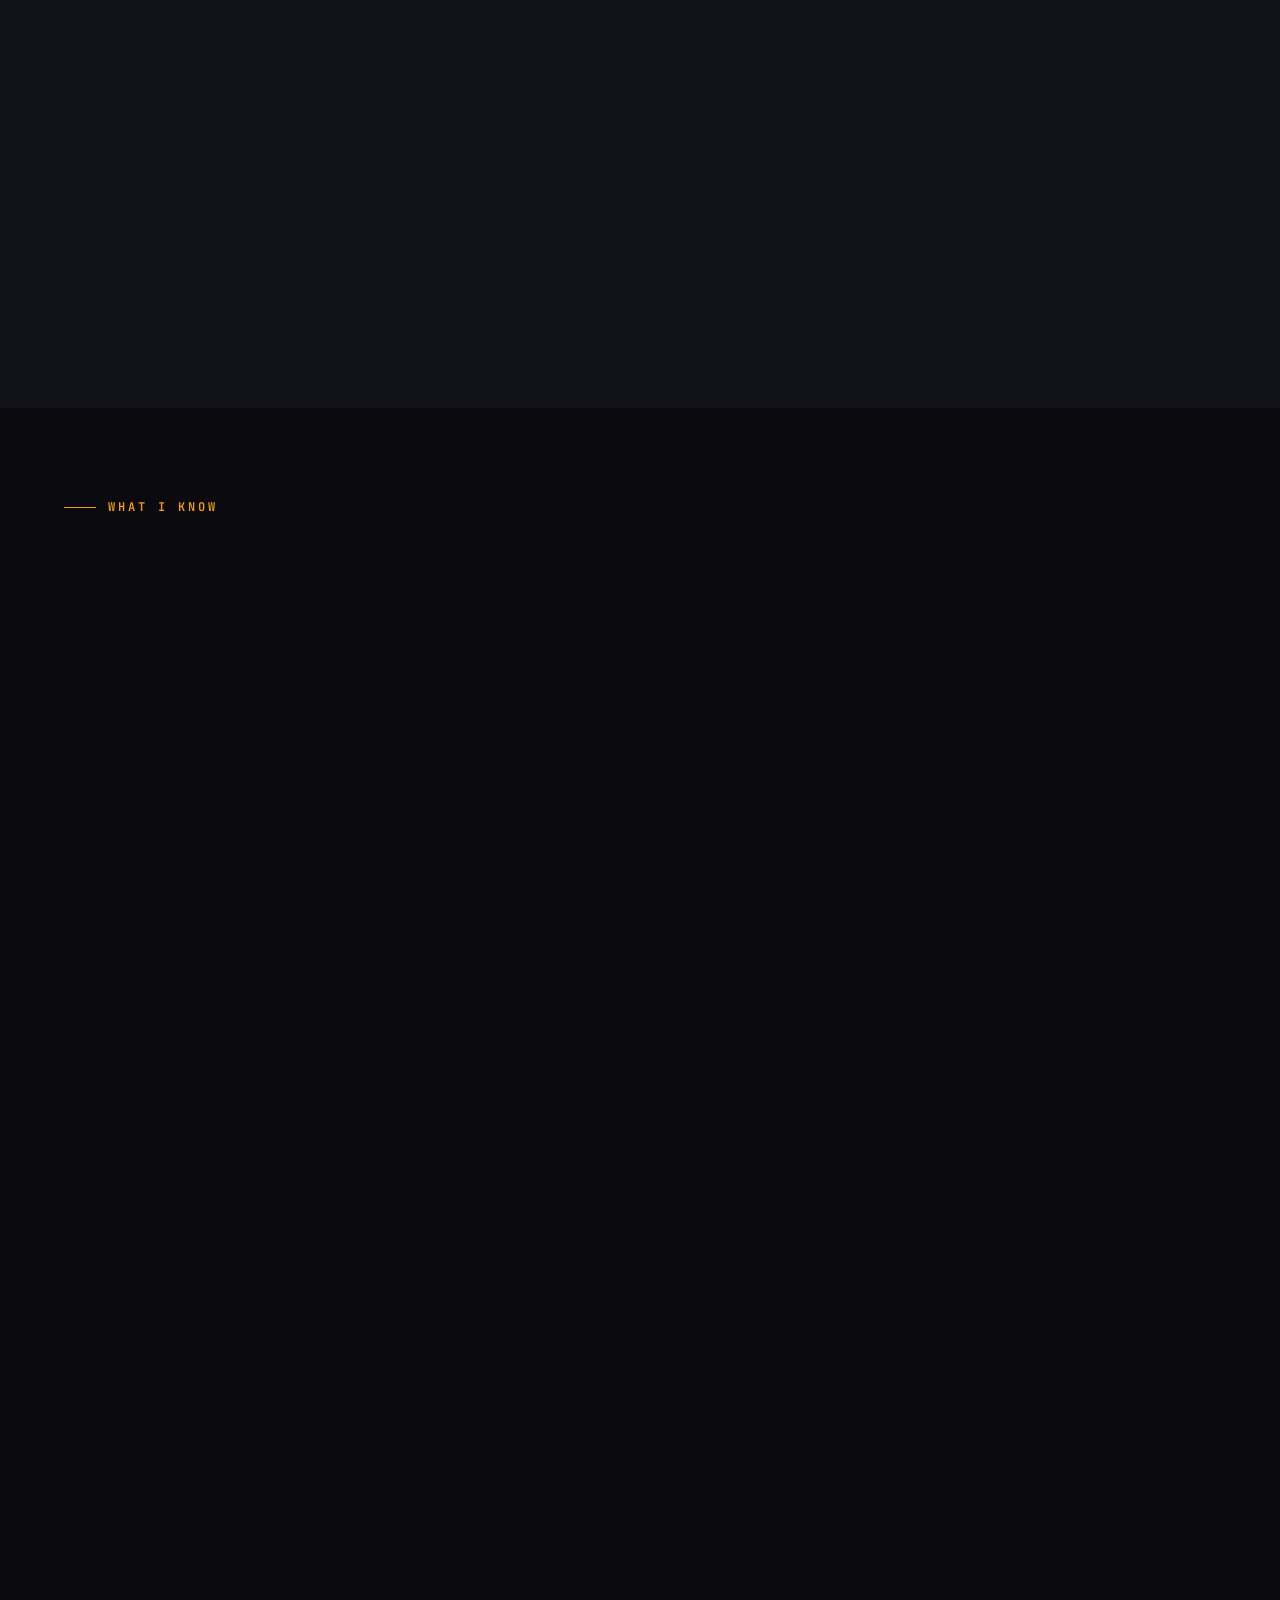
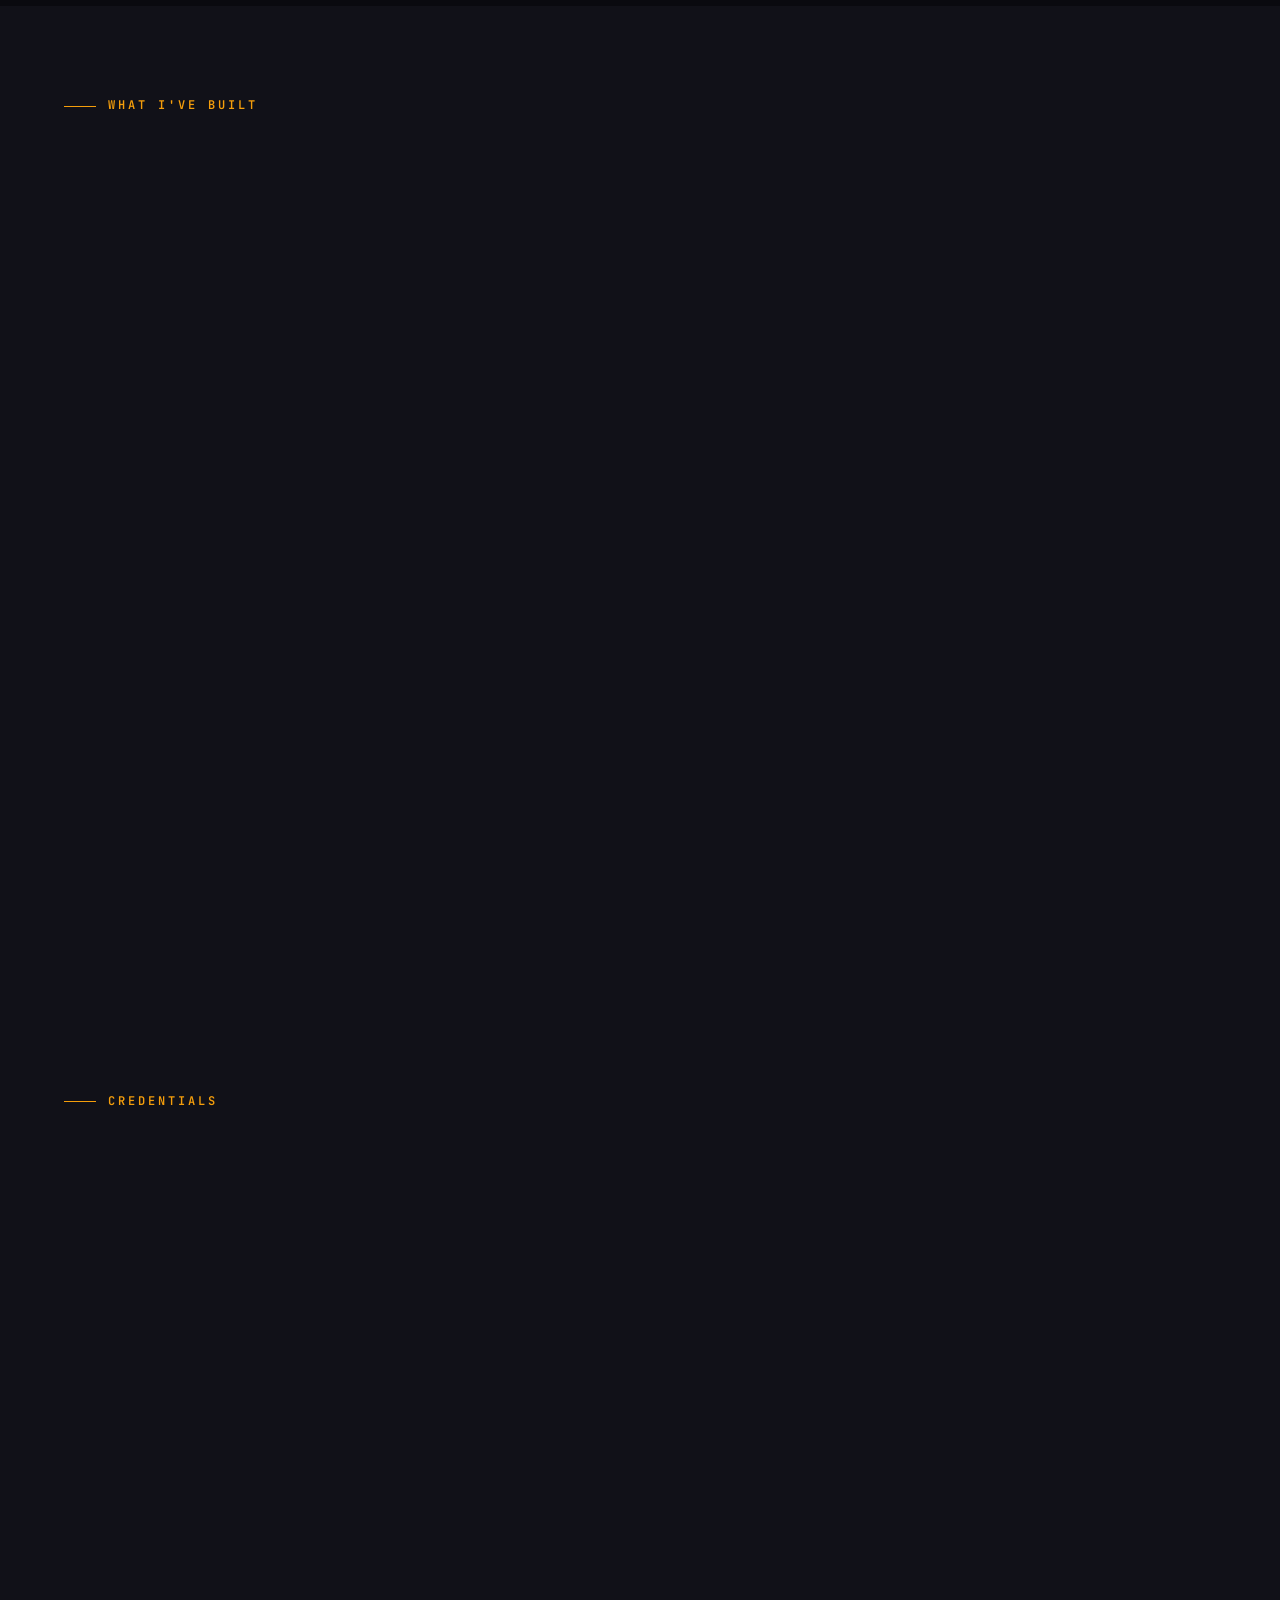
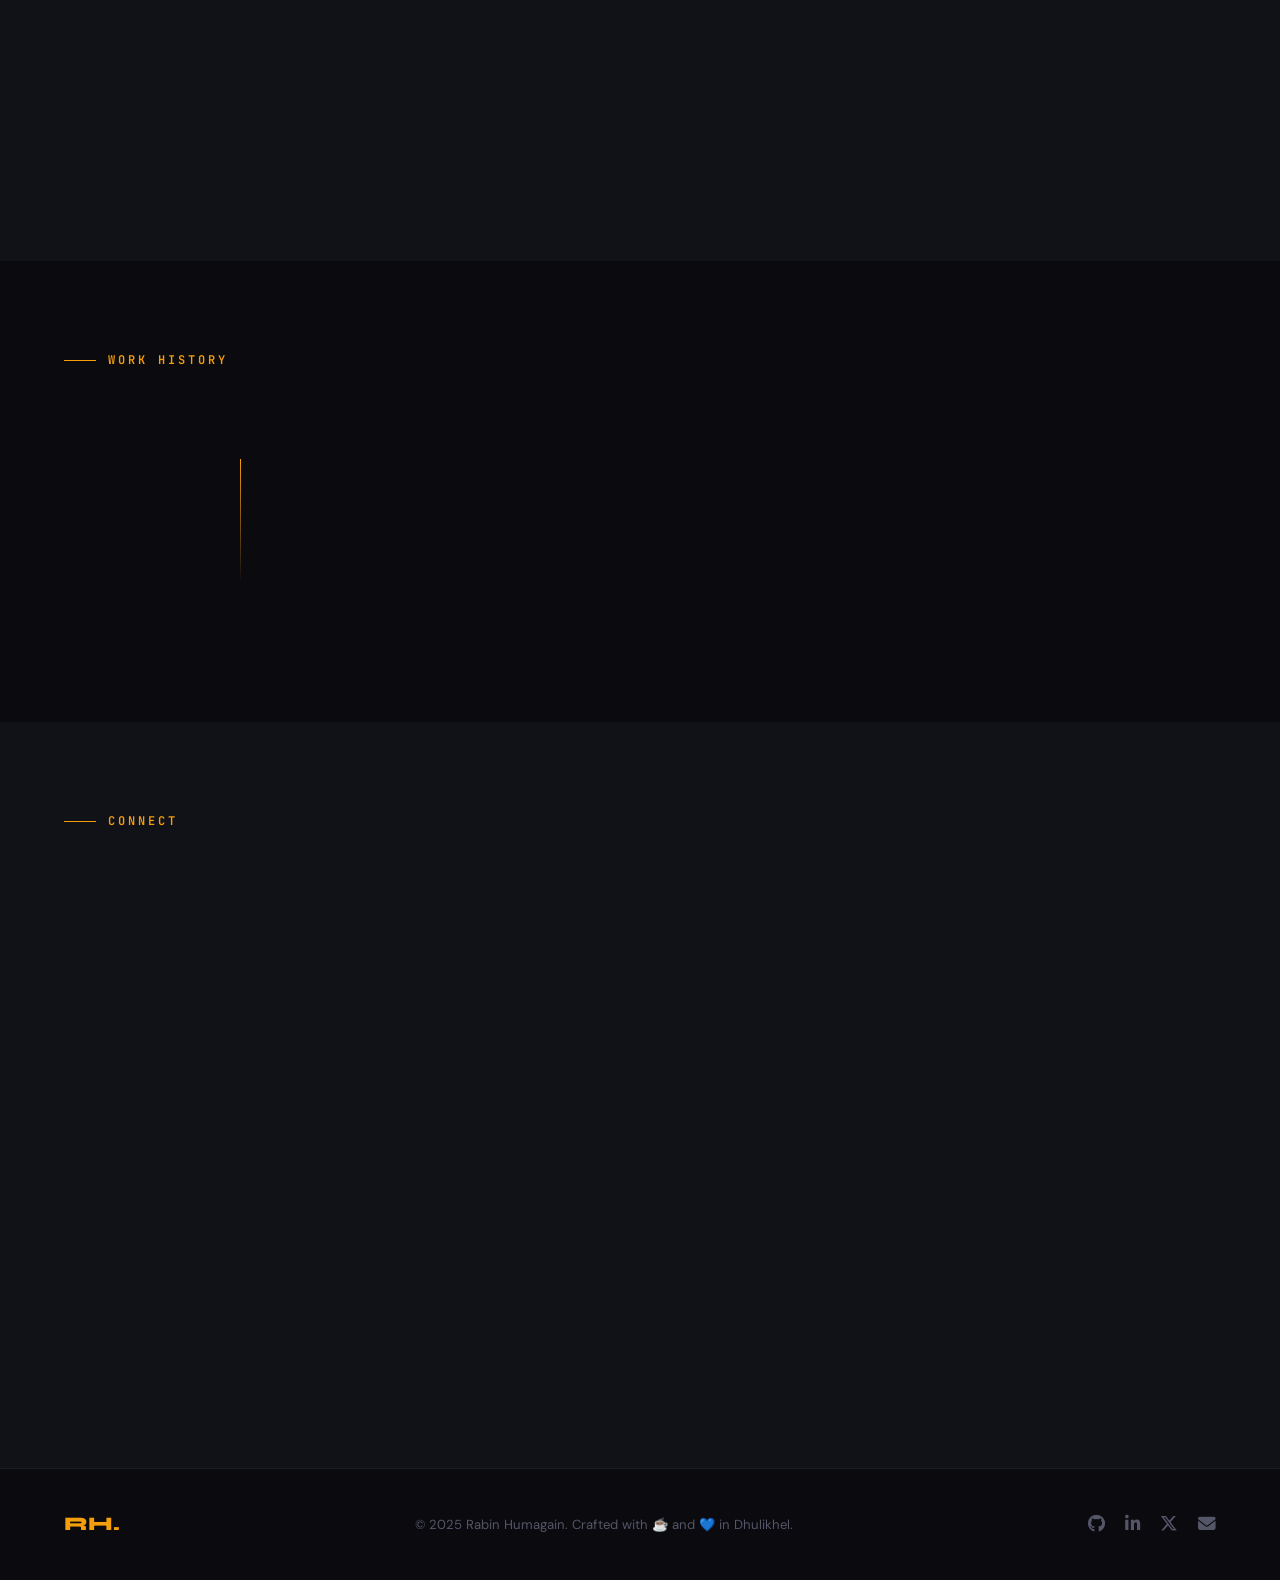
<file: frontend/potfoliyo/asstets/index.html>
<!DOCTYPE html>
<html lang="en" data-theme="dark">
<head>
  <meta charset="UTF-8" />
  <meta name="viewport" content="width=device-width, initial-scale=1.0" />
  <meta name="description" content="Alex Rivera — Full Stack Developer & Cybersecurity Engineer. Portfolio showcasing projects, skills, and experience." />
  <meta name="keywords" content="Full Stack Developer, Cybersecurity, React, Node.js, Python, Portfolio" />
  <meta name="author" content="Alex Rivera" />
  <meta property="og:title" content="Alex Rivera — Developer Portfolio" />
  <meta property="og:description" content="Full Stack Developer & Cybersecurity Engineer" />
  <meta property="og:type" content="website" />
  <meta name="theme-color" content="#f59e0b" />
  <title>Rabin Humagain — Portfolio</title>
  <link rel="stylesheet" href="../asstets/css/style.css">
  <link rel="icon" href="data:image/svg+xml,<svg xmlns='http://www.w3.org/2000/svg' viewBox='0 0 100 100'><text y='.9em' font-size='90'>⚡</text></svg>" />
  <link rel="preconnect" href="https://fonts.googleapis.com" />
  <link href="https://fonts.googleapis.com/css2?family=Syne:wght@400;600;700;800&family=DM+Sans:ital,wght@0,300;0,400;0,500;1,300&family=JetBrains+Mono:wght@400;600&display=swap" rel="stylesheet" />
  <link rel="stylesheet" href="https://cdnjs.cloudflare.com/ajax/libs/font-awesome/6.5.0/css/all.min.css" />
</head>
<body>

<!-- LOADING SCREEN -->
<div id="loader">
  <div class="loader-logo">R H.</div>
  <div class="loader-bar"><div class="loader-progress"></div></div>
</div>

<!-- PARTICLE CANVAS -->
<canvas id="particles-canvas"></canvas>

<!-- NAVBAR -->
<nav id="navbar">
  <div class="nav-logo">Rabin<span>Humagain</span></div>
  <div class="nav-links">
    <a href="#hero">Home</a>
    <a href="#about">About</a>
    <a href="#skills">Skills</a>
    <a href="#projects">Projects</a>
    <a href="#resume">Resume</a>
    <a href="#certifications">Certs</a>
    <a href="#experience">Experience</a>
    <a href="../contact.html">Contact</a>
  </div>
  <div class="nav-controls">
    <button class="theme-btn" id="themeToggle" aria-label="Toggle theme">
      <i class="fas fa-sun"></i>
    </button>
    <button class="hamburger" id="hamburger" aria-label="Menu">
      <span></span><span></span><span></span>
    </button>
  </div>
</nav>

<!-- MOBILE MENU -->
<div class="mobile-menu" id="mobileMenu">
  <a href="#hero" onclick="closeMobile()">Home</a>
  <a href="#about" onclick="closeMobile()">About</a>
  <a href="#skills" onclick="closeMobile()">Skills</a>
  <a href="#projects" onclick="closeMobile()">Projects</a>
  <a href="#resume" onclick="closeMobile()">Resume</a>
  <a href="#certifications" onclick="closeMobile()">Certifications</a>
  <a href="#experience" onclick="closeMobile()">Experience</a>
  <a href="#social" onclick="closeMobile()">Social</a>
  <a href="../contact.html" onclick="closeMobile()">Contact</a>
</div>

<!-- ===== HERO ===== -->
<section id="hero">
  <div class="hero-content" data-reveal>
    <div class="hero-badge">Available for Opportunities</div>
    <h1 class="hero-name">
      Rabin<br>
      <span class="accent">Humagain.</span>
    </h1>
    <div class="hero-title">
      <span id="typed-text"></span><span class="typing-cursor"></span>
    </div>
    <p class="hero-intro">
      I build <strong>secure, scalable</strong> digital experiences — from pixel-perfect frontends to resilient backend systems and hardened network infrastructure. Passionate about clean code and cyber defense.
    </p>
    <div class="hero-cta">
      <a href="../asstets/resume.pdf" class="btn-primary" download>
        <i class="fas fa-download"></i> Download Resume
      </a>
      <a href="../contact.html#contact" class="btn-outline">
        <i class="fas fa-paper-plane"></i> Get in Touch
      </a>
    </div>
    <div class="hero-stats">
      <div class="stat-item">
        <div class="stat-number" data-count="0">0</div>
        <div class="stat-label">Years Experience</div>
      </div>
      <div class="stat-item">
        <div class="stat-number" data-count="20">0</div>
        <div class="stat-label">Projects Built</div>
      </div>
      <div class="stat-item">
        <div class="stat-number" data-count="4">0</div>
        <div class="stat-label">Certifications</div>
      </div>
    </div>
  </div>
  <div class="hero-visual">
    <div class="hero-image-wrap">
      <div class="hero-image-inner">
        <div class="hero-avatar-placeholder">👨‍💻</div>
      </div>
    </div>
    <div class="hero-float-card card-1">
      <div class="float-icon">🛡️</div>
      <div class="float-text">Cybersecurity Engineer</div>
    </div>
    <div class="hero-float-card card-2">
      <div class="float-icon">⚡</div>
      <div class="float-text">Full Stack Developer</div>
    </div>
  </div>
</section>

<!-- ===== ABOUT ===== -->
<section id="about">
  <div class="section-label">Who I Am</div>
  <h2 class="section-title reveal">About Me</h2>
  <div class="about-grid">
    <div class="about-text reveal-left">
      <p>
        I'm <strong>Rabin Humagain</strong>, a passionate Full Stack Developer and Cybersecurity knowldge with a drive to build systems that are both <strong>high-performing</strong> and <strong>secure by design</strong>. I believe great software is invisible — it just works, perfectly.
      </p>
      <p>
        My journey started with curiosity about how networks communicate, evolved into building web applications and deepened into understanding how systems can be protected and exploited. I bridge the gap between <strong>development</strong> and <strong>security</strong>.
      </p>
      <p>
        When I'm not writing code or analyzing network traffic, I contribute to open-source projects, participate in CTF competitions and mentor junior developers in my community.
      </p>
      <div class="education-card">
        <div class="edu-degree">Computer System Engineering</div>
        <div class="edu-school">International School of Management and Tecshnology (ISMT)</div>
        <div class="edu-year">📅 2024 – running.... </div>
      </div>
      <div class="education-card" style="margin-top:12px;">
        <div class="edu-degree">Intermediate (+2)</div>
        <div class="edu-school">Bal-Nikitan Higher Secondary School</div>
        <div class="edu-year">📅 2017 – 2019 </div>
      </div>
      <div class="education-card" style="margin-top:12px;">
        <div class="edu-degree">Secondary Education Examination (SEE)</div>
        <div class="edu-school">Shree Karthari Secondary School.</div>
        <div class="edu-year">📅 2017 </div>
      </div>
    </div>
    <div class="about-highlights reveal-right">
      <div class="highlight-card">
        <div class="highlight-icon">🎯</div>
        <div>
          <div class="highlight-title">Career Goal</div>
          <div class="highlight-text">To architect secure, cloud-native applications that scale globally while maintaining the highest security posture.</div>
        </div>
      </div>
      <div class="highlight-card">
        <div class="highlight-icon">🔒</div>
        <div>
          <div class="highlight-title">Security Focus</div>
          <div class="highlight-text">Penetration testing, vulnerability assessment and implementing DevSecOps pipelines for continuous security.</div>
        </div>
      </div>
      <div class="highlight-card">
        <div class="highlight-icon">🌐</div>
        <div>
          <div class="highlight-title">Full Stack Expertise</div>
          <div class="highlight-text">React, Node.js, Python and PostgreSQL — building end-to-end solutions from database to deployment.</div>
        </div>
      </div>
      <div class="highlight-card">
        <div class="highlight-icon">☁️</div>
        <div>
          <div class="highlight-title">Cloud Native</div>
          <div class="highlight-text">AWS, Docker, Kubernetes, and CI/CD pipelines for resilient and auto-scaling infrastructure.</div>
        </div>
      </div>
    </div>
  </div>
</section>

<!-- ===== SKILLS ===== -->
<section id="skills">
  <div class="section-label">What I Know</div>
  <h2 class="section-title reveal">Skills & Technologies</h2>
  <p class="section-sub reveal">A comprehensive toolkit built through years of hands-on development, security research, and infrastructure engineering.</p>
  <div class="skills-grid">
    <!-- Frontend -->
    <div class="skill-category reveal">
      <div class="skill-cat-header">
        <div class="skill-cat-icon">🖥️</div>
        <div class="skill-cat-title">Frontend</div>
      </div>
      <div class="skill-item"><div class="skill-info"><span class="skill-name">React / Next.js</span><span class="skill-pct">92%</span></div><div class="skill-bar"><div class="skill-fill" data-width="92"></div></div></div>
      <div class="skill-item"><div class="skill-info"><span class="skill-name">TypeScript</span><span class="skill-pct">88%</span></div><div class="skill-bar"><div class="skill-fill" data-width="88"></div></div></div>
      <div class="skill-item"><div class="skill-info"><span class="skill-name">Tailwind CSS</span><span class="skill-pct">95%</span></div><div class="skill-bar"><div class="skill-fill" data-width="95"></div></div></div>
      <div class="skill-item"><div class="skill-info"><span class="skill-name">Vue.js</span><span class="skill-pct">75%</span></div><div class="skill-bar"><div class="skill-fill" data-width="75"></div></div></div>
      <div class="tech-tags"><span class="tech-tag">HTML5</span><span class="tech-tag">CSS3</span><span class="tech-tag">Redux</span><span class="tech-tag">GraphQL</span><span class="tech-tag">Figma</span></div>
    </div>
    <!-- Backend -->
    <div class="skill-category reveal">
      <div class="skill-cat-header">
        <div class="skill-cat-icon">⚙️</div>
        <div class="skill-cat-title">Backend</div>
      </div>
      <div class="skill-item"><div class="skill-info"><span class="skill-name">Node.js / Express</span><span class="skill-pct">90%</span></div><div class="skill-bar"><div class="skill-fill" data-width="90"></div></div></div>
      <div class="skill-item"><div class="skill-info"><span class="skill-name">Python / Django</span><span class="skill-pct">85%</span></div><div class="skill-bar"><div class="skill-fill" data-width="85"></div></div></div>
      <div class="skill-item"><div class="skill-info"><span class="skill-name">REST APIs</span><span class="skill-pct">93%</span></div><div class="skill-bar"><div class="skill-fill" data-width="93"></div></div></div>
      <!-- <div class="skill-item"><div class="skill-info"><span class="skill-name">Go (Golang)</span><span class="skill-pct">65%</span></div><div class="skill-bar"><div class="skill-fill" data-width="65"></div></div></div> -->
      <div class="tech-tags"><span class="tech-tag">FastAPI</span><span class="tech-tag">Flask</span><span class="tech-tag">JWT</span><span class="tech-tag">WebSockets</span></div>
    </div>
    <!-- Database -->
    <div class="skill-category reveal">
      <div class="skill-cat-header">
        <div class="skill-cat-icon">🗄️</div>
        <div class="skill-cat-title">Database</div>
      </div>
      <div class="skill-item"><div class="skill-info"><span class="skill-name">PostgreSQL</span><span class="skill-pct">88%</span></div><div class="skill-bar"><div class="skill-fill" data-width="88"></div></div></div>
      <!-- <div class="skill-item"><div class="skill-info"><span class="skill-name">MongoDB</span><span class="skill-pct">82%</span></div><div class="skill-bar"><div class="skill-fill" data-width="82"></div></div></div> -->
      <!-- <div class="skill-item"><div class="skill-info"><span class="skill-name">Redis</span><span class="skill-pct">75%</span></div><div class="skill-bar"><div class="skill-fill" data-width="75"></div></div></div> -->
      <div class="skill-item"><div class="skill-info"><span class="skill-name">MySQL</span><span class="skill-pct">80%</span></div><div class="skill-bar"><div class="skill-fill" data-width="80"></div></div></div>
      <!-- <div class="tech-tags"><span class="tech-tag">Prisma</span><span class="tech-tag">Mongoose</span><span class="tech-tag">SQLite</span><span class="tech-tag">Elasticsearch</span></div> -->
    </div>
    <!-- Networking -->
    <div class="skill-category reveal">
      <div class="skill-cat-header">
        <div class="skill-cat-icon">🌐</div>
        <div class="skill-cat-title">Networking</div>
      </div>
      <div class="skill-item"><div class="skill-info"><span class="skill-name">TCP/IP Protocols</span><span class="skill-pct">90%</span></div><div class="skill-bar"><div class="skill-fill" data-width="90"></div></div></div>
      <div class="skill-item"><div class="skill-info"><span class="skill-name">Cisco / Juniper</span><span class="skill-pct">80%</span></div><div class="skill-bar"><div class="skill-fill" data-width="80"></div></div></div>
      <div class="skill-item"><div class="skill-info"><span class="skill-name">Wireshark / Packet Analysis</span><span class="skill-pct">85%</span></div><div class="skill-bar"><div class="skill-fill" data-width="85"></div></div></div>
      <div class="skill-item"><div class="skill-info"><span class="skill-name">VPN / Firewall Config</span><span class="skill-pct">78%</span></div><div class="skill-bar"><div class="skill-fill" data-width="78"></div></div></div>
      <div class="tech-tags"><span class="tech-tag">DNS</span><span class="tech-tag">BGP</span><span class="tech-tag">OSPF</span><span class="tech-tag">SDN</span><span class="tech-tag">IPv6</span></div>
    </div>
    <!-- Cloud -->
    <div class="skill-category reveal">
      <div class="skill-cat-header">
        <div class="skill-cat-icon">☁️</div>
        <div class="skill-cat-title">Cloud Computing</div>
      </div>
      <div class="skill-item"><div class="skill-info"><span class="skill-name">AWS (EC2, S3, Lambda)</span><span class="skill-pct">85%</span></div><div class="skill-bar"><div class="skill-fill" data-width="85"></div></div></div>
      <div class="skill-item"><div class="skill-info"><span class="skill-name">Docker / Kubernetes</span><span class="skill-pct">82%</span></div><div class="skill-bar"><div class="skill-fill" data-width="82"></div></div></div>
      <div class="skill-item"><div class="skill-info"><span class="skill-name">CI/CD (GitHub Actions)</span><span class="skill-pct">88%</span></div><div class="skill-bar"><div class="skill-fill" data-width="88"></div></div></div>
      <!-- <div class="skill-item"><div class="skill-info"><span class="skill-name">Google Cloud Platform</span><span class="skill-pct">70%</span></div><div class="skill-bar"><div class="skill-fill" data-width="70"></div></div></div> -->
      <div class="tech-tags"><span class="tech-tag">Terraform</span><span class="tech-tag">Nginx</span><span class="tech-tag">Linux</span><span class="tech-tag">Helm</span></div>
    </div>
    <!-- Cybersecurity -->
    <div class="skill-category reveal">
      <div class="skill-cat-header">
        <div class="skill-cat-icon">🛡️</div>
        <div class="skill-cat-title">Cybersecurity</div>
      </div>
      <div class="skill-item"><div class="skill-info"><span class="skill-name">Penetration Testing</span><span class="skill-pct">83%</span></div><div class="skill-bar"><div class="skill-fill" data-width="83"></div></div></div>
      <div class="skill-item"><div class="skill-info"><span class="skill-name">SIEM / SOC</span><span class="skill-pct">75%</span></div><div class="skill-bar"><div class="skill-fill" data-width="75"></div></div></div>
      <div class="skill-item"><div class="skill-info"><span class="skill-name">Vulnerability Assessment</span><span class="skill-pct">87%</span></div><div class="skill-bar"><div class="skill-fill" data-width="87"></div></div></div>
      <div class="skill-item"><div class="skill-info"><span class="skill-name">Cryptography</span><span class="skill-pct">72%</span></div><div class="skill-bar"><div class="skill-fill" data-width="72"></div></div></div>
      <div class="tech-tags"><span class="tech-tag">Kali Linux</span><span class="tech-tag">Metasploit</span><span class="tech-tag">Burp Suite</span><span class="tech-tag">OWASP</span><span class="tech-tag">CTF</span></div>
    </div>
  </div>
</section>

<!-- ===== PROJECTS ===== -->
<section id="projects">
  <div class="section-label">What I've Built</div>
  <h2 class="section-title reveal">Projects</h2>
  <p class="section-sub reveal">A curated selection of projects spanning web development, security tools, and cloud infrastructure.</p>
  <div class="project-filters reveal">
    <button class="filter-btn active" data-filter="all">All</button>
    <button class="filter-btn" data-filter="web">Web Dev</button>
    <button class="filter-btn" data-filter="security">Security</button>
    <button class="filter-btn" data-filter="cloud">Cloud</button>
    <button class="filter-btn" data-filter="tools">Tools</button>
  </div>
  <div class="projects-grid">
    <div class="project-card reveal" data-cat="web">
      <div class="project-img" style="background:linear-gradient(135deg,#1a1a2e,#16213e);">🛒</div>
      <div class="project-body">
        <div class="project-cat">Web Dev</div>
        <div class="project-title">E-Commerce Platform</div>
        <div class="project-desc">Full-stack marketplace with real-time inventory, Stripe payments, and admin dashboard. Handles 10k+ concurrent users.</div>
        <div class="project-stack"><span class="project-tag">React</span><span class="project-tag">Node.js</span><span class="project-tag">PostgreSQL</span><span class="project-tag">Redis</span><span class="project-tag">Stripe</span></div>
        <div class="project-links">
          <a href="#" class="project-link primary"><i class="fas fa-external-link-alt"></i> Live Demo</a>
          <a href="#" class="project-link"><i class="fab fa-github"></i> GitHub</a>
        </div>
      </div>
    </div>
    <!--<div class="project-card reveal" data-cat="security">
      <div class="project-img" style="background:linear-gradient(135deg,#0a0a0f,#1a0a0a);">🔍</div>
      <div class="project-body">
        <div class="project-cat">Security</div>
        <div class="project-title">Network Vulnerability Scanner</div>
        <div class="project-desc">Python-based automated vulnerability scanner with CVE database integration, risk scoring, and PDF reporting.</div>
        <div class="project-stack"><span class="project-tag">Python</span><span class="project-tag">Nmap</span><span class="project-tag">CVE API</span><span class="project-tag">SQLite</span></div>
        <div class="project-links">
          <a href="#" class="project-link primary"><i class="fas fa-external-link-alt"></i> Live Demo</a>
          <a href="#" class="project-link"><i class="fab fa-github"></i> GitHub</a>
        </div>
      </div>
    </div>
    <div class="project-card reveal" data-cat="cloud">
      <div class="project-img" style="background:linear-gradient(135deg,#0a1a0a,#0f2020);">⚡</div>
      <div class="project-body">
        <div class="project-cat">Cloud</div>
        <div class="project-title">Serverless API Gateway</div>
        <div class="project-desc">AWS Lambda-based microservices architecture with auto-scaling, API rate limiting, and CloudWatch monitoring.</div>
        <div class="project-stack"><span class="project-tag">AWS Lambda</span><span class="project-tag">API Gateway</span><span class="project-tag">DynamoDB</span><span class="project-tag">Terraform</span></div>
        <div class="project-links">
          <a href="#" class="project-link primary"><i class="fas fa-external-link-alt"></i> Live Demo</a>
          <a href="#" class="project-link"><i class="fab fa-github"></i> GitHub</a>
        </div>
      </div>
    </div>
    <div class="project-card reveal" data-cat="tools">
      <div class="project-img" style="background:linear-gradient(135deg,#1a0a1a,#0f0f2a);">🤖</div>
      <div class="project-body">
        <div class="project-cat">Tools</div>
        <div class="project-title">DevSecOps Pipeline Builder</div>
        <div class="project-desc">CLI tool to scaffold CI/CD pipelines with built-in SAST, DAST, and container scanning — GitHub Actions & Jenkins.</div>
        <div class="project-stack"><span class="project-tag">Go</span><span class="project-tag">Docker</span><span class="project-tag">GitHub Actions</span><span class="project-tag">OWASP ZAP</span></div>
        <div class="project-links">
          <a href="#" class="project-link primary"><i class="fas fa-external-link-alt"></i> Live Demo</a>
          <a href="#" class="project-link"><i class="fab fa-github"></i> GitHub</a>
        </div>
      </div>
    </div>
    <div class="project-card reveal" data-cat="web">
      <div class="project-img" style="background:linear-gradient(135deg,#1a1400,#2a1a00);">📊</div>
      <div class="project-body">
        <div class="project-cat">Web Dev</div>
        <div class="project-title">Real-Time Analytics Dashboard</div>
        <div class="project-desc">Business intelligence dashboard with WebSocket live feeds, D3.js visualizations, and role-based access control.</div>
        <div class="project-stack"><span class="project-tag">React</span><span class="project-tag">D3.js</span><span class="project-tag">FastAPI</span><span class="project-tag">WebSockets</span></div>
        <div class="project-links">
          <a href="#" class="project-link primary"><i class="fas fa-external-link-alt"></i> Live Demo</a>
          <a href="#" class="project-link"><i class="fab fa-github"></i> GitHub</a>
        </div>
      </div>
    </div>
    <div class="project-card reveal" data-cat="security">
      <div class="project-img" style="background:linear-gradient(135deg,#001a0a,#00140a);">🔐</div>
      <div class="project-body">
        <div class="project-cat">Security</div>
        <div class="project-title">Zero-Trust Auth System</div>
        <div class="project-desc">Multi-factor authentication platform with biometric support, behavioral analytics, and anomaly detection via ML.</div>
        <div class="project-stack"><span class="project-tag">Python</span><span class="project-tag">TensorFlow</span><span class="project-tag">Redis</span><span class="project-tag">OAuth2</span></div>
        <div class="project-links">
          <a href="#" class="project-link primary"><i class="fas fa-external-link-alt"></i> Live Demo</a>
          <a href="#" class="project-link"><i class="fab fa-github"></i> GitHub</a>
        </div>
      </div>
    </div> -->
  </div>
</section>

<!-- ===== RESUME =====
<section id="resume">
  <div class="section-label">My CV</div>
  <h2 class="section-title reveal">Resume</h2>
  <div class="resume-container reveal">
    <div class="resume-header">
      <div class="resume-title">📄 Curriculum Vitae — Rabin Humagain</div>
      <a href="../asstets/resume.pdf" class="btn-primary" download>
        <i class="fas fa-download"></i> Download PDF
      </a>
    </div>
    <div class="resume-preview">
      <div class="resume-mock">
        <div class="resume-mock-name">Rabin Humagain</div>
        <div class="resume-mock-title">Full Stack Developer & Cybersecurity Engineer</div>
        <div class="resume-mock-contact">
          <span>✉ rubhum2058@gmail.com</span>
          <span>📞 +977 9762342058</span>
          <span>🌐 </span>
          <span>📍 Dhulikhel-9, Kavrepalanchwok, Nepal</span>
        </div>
        <div class="resume-mock-section">
          <h3>Summary</h3>
          <p>Full Stack Developer with 3+ years of experience building secure, scalable applications. Specializing in React, Node.js, Python, and cloud infrastructure. Certified in cybersecurity and network engineering.</p>
        </div>
        <div class="resume-mock-section">
          <h3>Experience</h3>
          <div class="resume-mock-item">
            <strong>Junior Security Engineer</strong> — CyberGuard Solutions<br>
            <span>Jan 2023 – Present • New York, NY</span><br>
            Penetration testing, vulnerability assessments, and DevSecOps pipeline implementation.
          </div>
          <div class="resume-mock-item">
            <strong>Full Stack Intern</strong> — TechFlow Inc.<br>
            <span>Jun 2022 – Dec 2022 • Remote</span><br>
            Built React dashboards and RESTful APIs serving 50k+ daily users.
          </div>
        </div>
        <div class="resume-mock-section">
          <h3>Education</h3>
          <div class="resume-mock-item">
            <strong>B.Sc. Computer Science & IT</strong> — State University of Technology<br>
            <span>2019 – 2023 • GPA: 3.8/4.0</span>
          </div>
        </div>
        <div class="resume-mock-section">
          <h3>Key Skills</h3>
          <p>React, Node.js, Python, AWS, Docker, Kubernetes, PostgreSQL, Penetration Testing, CI/CD, TypeScript</p>
        </div>
      </div>
    </div>
  </div>
  GitHub Contribution Graph
  <div class="github-section reveal">
    <div class="github-label">GitHub Activity — Last 12 months</div>
    <div class="contrib-grid" id="contribGrid"></div>
  </div> 
</section> -->

<!-- ===== CERTIFICATIONS ===== -->
<section id="certifications">
  <div class="section-label">Credentials</div>
  <h2 class="section-title reveal">Certifications</h2>
  <p class="section-sub reveal">Industry-recognized credentials that validate my technical expertise and commitment to continuous learning.</p>
  <div class="certs-grid">
    <div class="cert-card reveal"><div class="cert-icon">☁️</div><div><div class="cert-name">AWS Solutions Architect – Associate</div><div class="cert-org">Amazon Web Services</div><div class="cert-date">Issued: Mar 2024 · Expires: Mar 2027</div></div></div>
    <div class="cert-card reveal"><div class="cert-icon">🛡️</div><div><div class="cert-name">CompTIA Security+</div><div class="cert-org">CompTIA</div><div class="cert-date">Issued: Sep 2023 · No Expiry</div></div></div>
    <div class="cert-card reveal"><div class="cert-icon">🌐</div><div><div class="cert-name">Cisco CCNA</div><div class="cert-org">Cisco</div><div class="cert-date">Issued: Jun 2023 · Expires: Jun 2026</div></div></div>
    <div class="cert-card reveal"><div class="cert-icon">🐧</div><div><div class="cert-name">Linux Professional Institute (LPIC-1)</div><div class="cert-org">Linux Foundation</div><div class="cert-date">Issued: Jan 2023 · No Expiry</div></div></div>
    <div class="cert-card reveal"><div class="cert-icon">🔐</div><div><div class="cert-name">Certified Ethical Hacker (CEH)</div><div class="cert-org">EC-Council</div><div class="cert-date">Issued: Nov 2023 · Expires: Nov 2026</div></div></div>
    <div class="cert-card reveal"><div class="cert-icon">⚡</div><div><div class="cert-name">Google Associate Cloud Engineer</div><div class="cert-org">Google Cloud</div><div class="cert-date">Issued: Apr 2024 · Expires: Apr 2027</div></div></div>
    <div class="cert-card reveal"><div class="cert-icon">🐳</div><div><div class="cert-name">Docker Certified Associate</div><div class="cert-org">Docker Inc.</div><div class="cert-date">Issued: Jul 2023 · Expires: Jul 2025</div></div></div>
    <div class="cert-card reveal"><div class="cert-icon">🔍</div><div><div class="cert-name">Offensive Security OSCP</div><div class="cert-org">Offensive Security</div><div class="cert-date">Issued: Feb 2024 · Lifetime</div></div></div>
  </div>
</section>

<!-- ===== EXPERIENCE ===== -->
<section id="experience">
  <div class="section-label">Work History</div>
  <h2 class="section-title reveal">Experience</h2>
  <div class="timeline">

    <div class="timeline-item reveal">
      <div class="timeline-dot"></div>
      <div class="timeline-period">JAN 2022 – 2024</div>
      <div class="timeline-role">Driving Tutor</div>
      <div class="timeline-company">Shree Krishna Driving Center · Dhulikhel-9, Kavrepalanchwok, Nepal</div>
      <div class="timeline-tasks">
        <div class="timeline-task">Train students in safe driving practices</div>
      </div>
    </div>


    <!-- <div class="timeline-item reveal">
      <div class="timeline-dot"></div>
      <div class="timeline-period">JAN 2023 – PRESENT</div>
      <div class="timeline-role">Junior Security Engineer</div>
      <div class="timeline-company">CyberGuard Solutions · New York, USA (On-site)</div>
      <div class="timeline-tasks">
        <div class="timeline-task">Conducted 20+ penetration tests across web applications, APIs, and network infrastructure.</div>
        <div class="timeline-task">Implemented DevSecOps pipelines reducing vulnerability discovery time by 60%.</div>
        <div class="timeline-task">Deployed SIEM solutions (Splunk) for real-time threat monitoring across client environments.</div>
        <div class="timeline-task">Authored security assessment reports for C-suite stakeholders with remediation roadmaps.</div>
      </div>
    </div>
    <div class="timeline-item reveal">
      <div class="timeline-dot"></div>
      <div class="timeline-period">JUN 2022 – DEC 2022</div>
      <div class="timeline-role">Full Stack Developer Intern</div>
      <div class="timeline-company">TechFlow Inc. · Remote</div>
      <div class="timeline-tasks">
        <div class="timeline-task">Built 3 React-based dashboards with real-time WebSocket feeds serving 50k+ daily users.</div>
        <div class="timeline-task">Designed and documented 15+ RESTful API endpoints with comprehensive test coverage.</div>
        <div class="timeline-task">Optimized PostgreSQL queries reducing average response time by 40%.</div>
        <div class="timeline-task">Participated in Agile sprints and contributed to CI/CD pipeline maintenance.</div>
      </div>
    </div>
    <div class="timeline-item reveal">
      <div class="timeline-dot"></div>
      <div class="timeline-period">JAN 2022 – MAY 2022</div>
      <div class="timeline-role">Network Engineering Intern</div>
      <div class="timeline-company">NetLink Systems · Chicago, USA (Hybrid)</div>
      <div class="timeline-tasks">
        <div class="timeline-task">Assisted in configuring and maintaining Cisco routers and switches across 5 enterprise sites.</div>
        <div class="timeline-task">Performed network traffic analysis with Wireshark to identify and resolve bottlenecks.</div>
        <div class="timeline-task">Documented network topology and created disaster recovery procedures.</div>
      </div>
    </div>
    <div class="timeline-item reveal">
      <div class="timeline-dot"></div>
      <div class="timeline-period">SEP 2021 – DEC 2021</div>
      <div class="timeline-role">IT Support & Web Developer (Freelance)</div>
      <div class="timeline-company">Self-Employed · Remote</div>
      <div class="timeline-tasks">
        <div class="timeline-task">Delivered 8 client websites using HTML, CSS, JavaScript, and WordPress.</div>
        <div class="timeline-task">Provided IT support and network setup for 5 small business clients.</div>
        <div class="timeline-task">Maintained 100% client satisfaction with on-time delivery across all projects.</div>
      </div>
    </div>
  </div> -->
</section>

<!-- ===== SOCIAL ===== -->
<section id="social">
  <div class="section-label">Connect</div>
  <h2 class="section-title reveal">Social Media</h2>
  <p class="section-sub reveal">Find me across the web — let's connect, collaborate, or just say hello!</p>
  <div class="social-grid">
    <a href="https://github.com/rabin0811" target="_blank" class="social-card reveal">
      <div class="social-icon" style="background:rgba(255,255,255,0.08)"><i class="fab fa-github" style="color:#fff"></i></div>
      <div class="social-name">GitHub</div>
      <div class="social-handle">@rabin0811</div>
    </a>
    <a href="https://linkedin.com" target="_blank" class="social-card reveal">
      <div class="social-icon" style="background:rgba(10,102,194,0.15)"><i class="fab fa-linkedin-in" style="color:#0a66c2"></i></div>
      <div class="social-name">LinkedIn</div>
      <div class="social-handle">Rabin Humagain</div>
    </a>
    <a href="https://twitter.com" target="_blank" class="social-card reveal">
      <div class="social-icon" style="background:rgba(255,255,255,0.06)"><i class="fab fa-x-twitter" style="color:#fff"></i></div>
      <div class="social-name">Twitter / X</div>
      <div class="social-handle">@abi081126</div>
    </a>
    <a href="https://instagram.com" target="_blank" class="social-card reveal">
      <div class="social-icon" style="background:rgba(225,48,108,0.1)"><i class="fab fa-instagram" style="color:#e1306c"></i></div>
      <div class="social-name">Instagram</div>
      <div class="social-handle">__ra_bin__</div>
    </a>
    <a href="https://facebook.com" target="_blank" class="social-card reveal">
      <div class="social-icon" style="background:rgba(24,119,242,0.1)"><i class="fab fa-facebook-f" style="color:#1877f2"></i></div>
      <div class="social-name">Facebook</div>
      <div class="social-handle">Rabin Humagain</div>
    </a>
    <a href="https://wa.me/15550000000" target="_blank" class="social-card reveal">
      <div class="social-icon" style="background:rgba(37,211,102,0.1)"><i class="fab fa-whatsapp" style="color:#25d366"></i></div>
      <div class="social-name">WhatsApp</div>
      <div class="social-handle">+977 9762342058</div>
    </a>
    <a href="mailto:alex@email.com" class="social-card reveal">
      <div class="social-icon" style="background:rgba(245,158,11,0.1)"><i class="fas fa-envelope" style="color:#f59e0b"></i></div>
      <div class="social-name">Email</div>
      <div class="social-handle">rubhum2058@gmail.com</div>
    </a>
  </div>
</section>

<!-- ===== TESTIMONIALS ===== -->
<!-- <section id="testimonials">
  <div class="section-label">Kind Words</div>
  <h2 class="section-title reveal">Testimonials</h2>
  <div class="testimonials-grid">
    <div class="testimonial-card reveal">
      <p class="testimonial-text">Alex is one of the most thorough security engineers I've worked with. His penetration test reports were incredibly detailed and his remediation advice saved us from a potentially catastrophic breach.</p>
      <div class="testimonial-author">
        <div class="author-avatar">MK</div>
        <div>
          <div class="author-name">Michael Kim</div>
          <div class="author-role">CTO at CyberGuard Solutions</div>
          <div class="testimonial-stars">★★★★★</div>
        </div>
      </div>
    </div>
    <div class="testimonial-card reveal">
      <p class="testimonial-text">The dashboard Alex built for us during his internship exceeded every expectation. Clean code, great documentation, and he delivered two weeks ahead of schedule. We brought him back as a consultant.</p>
      <div class="testimonial-author">
        <div class="author-avatar">SR</div>
        <div>
          <div class="author-name">Sarah Rodriguez</div>
          <div class="author-role">Engineering Manager at TechFlow</div>
          <div class="testimonial-stars">★★★★★</div>
        </div>
      </div>
    </div>
    <div class="testimonial-card reveal">
      <p class="testimonial-text">Alex rebuilt our entire e-commerce backend in three months. Performance improved dramatically, and his focus on security gave us confidence to scale. Genuinely rare combination of skills.</p>
      <div class="testimonial-author">
        <div class="author-avatar">JL</div>
        <div>
          <div class="author-name">James Liu</div>
          <div class="author-role">Founder at ShopLocal</div>
          <div class="testimonial-stars">★★★★★</div>
        </div>
      </div>
    </div>
  </div>
</section> -->

<!-- ===== FOOTER ===== -->
<footer>
  <div class="footer-logo">RH.</div>
  <div class="footer-copy">© 2025 Rabin Humagain. Crafted with ☕ and 💙 in Dhulikhel.</div>
  <div class="footer-links">
    <a href="https://github.com" target="_blank"><i class="fab fa-github"></i></a>
    <a href="https://linkedin.com" target="_blank"><i class="fab fa-linkedin-in"></i></a>
    <a href="https://twitter.com" target="_blank"><i class="fab fa-x-twitter"></i></a>
    <a href="mailto:alex@email.com"><i class="fas fa-envelope"></i></a>
  </div>
</footer>

<!-- BACK TO TOP -->
<button id="back-top" aria-label="Back to top" onclick="scrollToTop()">
  <i class="fas fa-chevron-up"></i>
</button>
<script src="../asstets/js/new.js" defer></script>
</body>
</html>
</file>
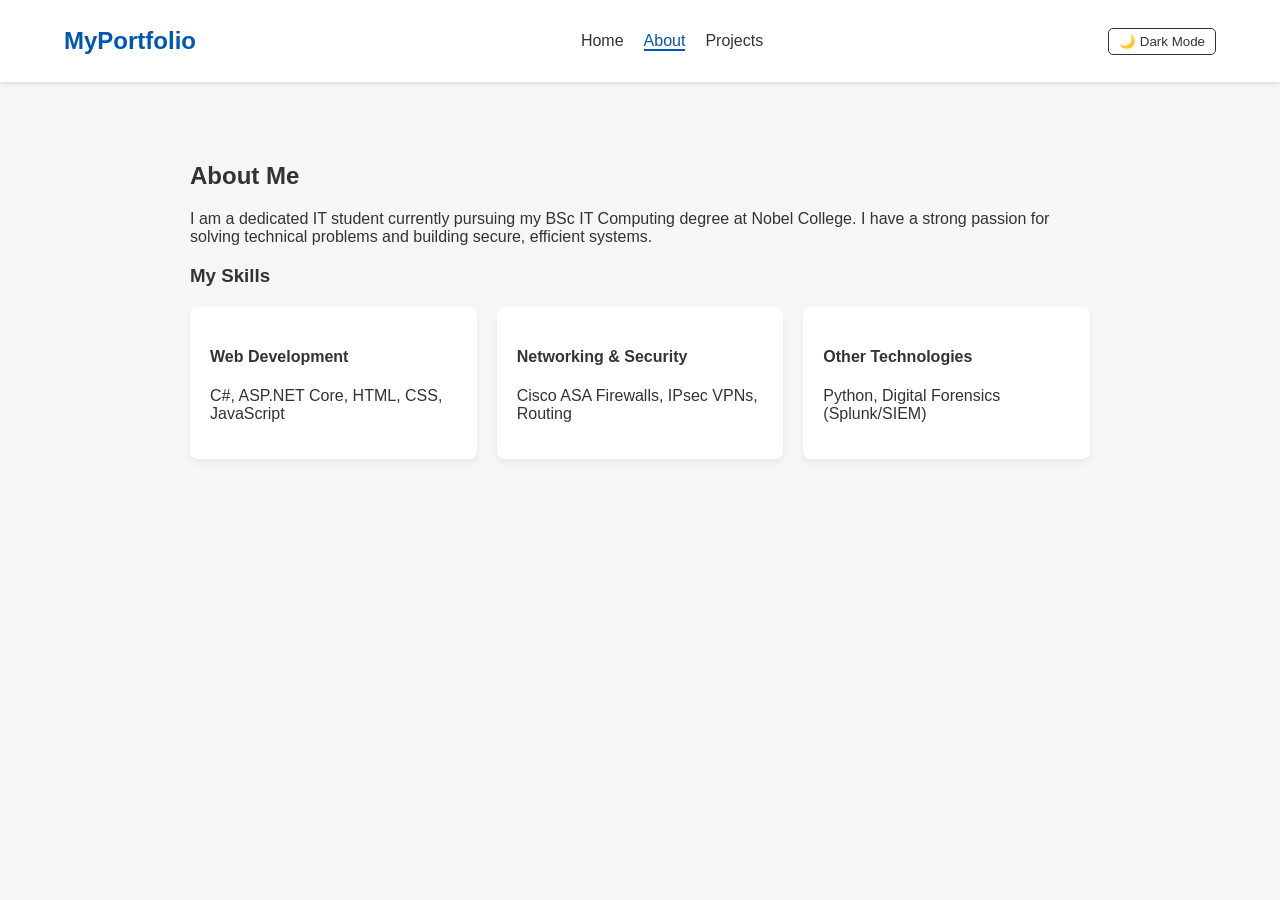
<file: frontend/new-folder-2/about.html>
<!DOCTYPE html>
<html lang="en">
<head>
    <meta charset="UTF-8">
    <meta name="viewport" content="width=device-width, initial-scale=1.0">
    <title>Portfolio | About</title>
    <link rel="stylesheet" href="style.css">
</head>
<body>
    <nav>
        <div class="logo">MyPortfolio</div>
        <ul class="nav-links">
            <li><a href="index.html">Home</a></li>
            <li><a href="about.html" class="active">About</a></li>
            <li><a href="projects.html">Projects</a></li>
        </ul>
        <button id="theme-toggle">🌙 Dark Mode</button>
    </nav>

    <main class="content-section">
        <h2>About Me</h2>
        <p>I am a dedicated IT student currently pursuing my BSc IT Computing degree at Nobel College. I have a strong passion for solving technical problems and building secure, efficient systems.</p>
        
        <h3>My Skills</h3>
        <div class="skills-grid">
            <div class="skill-card">
                <h4>Web Development</h4>
                <p>C#, ASP.NET Core, HTML, CSS, JavaScript</p>
            </div>
            <div class="skill-card">
                <h4>Networking & Security</h4>
                <p>Cisco ASA Firewalls, IPsec VPNs, Routing</p>
            </div>
            <div class="skill-card">
                <h4>Other Technologies</h4>
                <p>Python, Digital Forensics (Splunk/SIEM)</p>
            </div>
        </div>
    </main>

    <script src="script.js"></script>
</body>
</html>
</file>
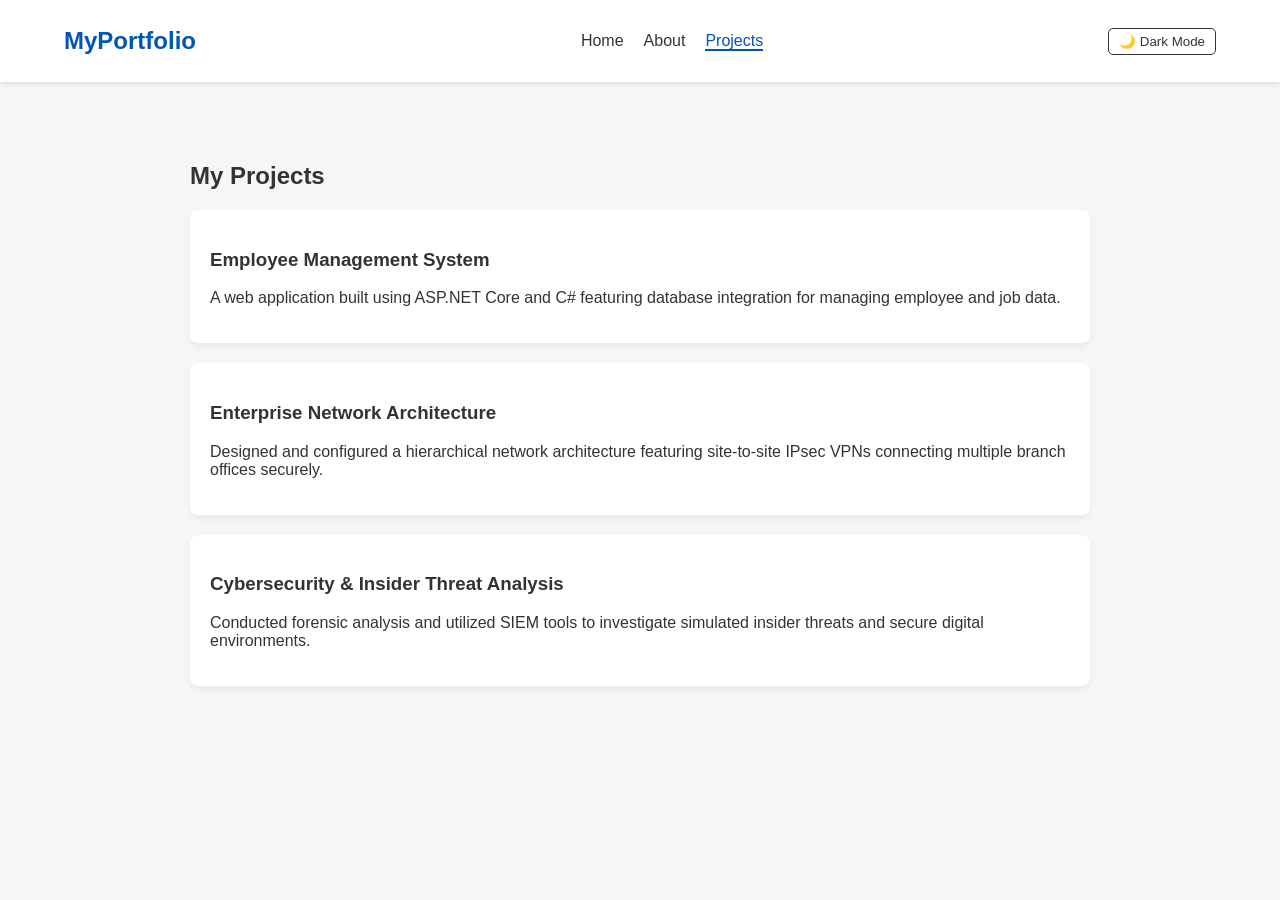
<file: frontend/new-folder-2/projects.html>
<!DOCTYPE html>
<html lang="en">
<head>
    <meta charset="UTF-8">
    <meta name="viewport" content="width=device-width, initial-scale=1.0">
    <title>Portfolio | Projects</title>
    <link rel="stylesheet" href="style.css">
</head>
<body>
    <nav>
        <div class="logo">MyPortfolio</div>
        <ul class="nav-links">
            <li><a href="index.html">Home</a></li>
            <li><a href="about.html">About</a></li>
            <li><a href="projects.html" class="active">Projects</a></li>
        </ul>
        <button id="theme-toggle">🌙 Dark Mode</button>
    </nav>

    <main class="content-section">
        <h2>My Projects</h2>
        <div class="projects-list">
            <div class="project-item">
                <h3>Employee Management System</h3>
                <p>A web application built using ASP.NET Core and C# featuring database integration for managing employee and job data.</p>
            </div>
            <div class="project-item">
                <h3>Enterprise Network Architecture</h3>
                <p>Designed and configured a hierarchical network architecture featuring site-to-site IPsec VPNs connecting multiple branch offices securely.</p>
            </div>
            <div class="project-item">
                <h3>Cybersecurity & Insider Threat Analysis</h3>
                <p>Conducted forensic analysis and utilized SIEM tools to investigate simulated insider threats and secure digital environments.</p>
            </div>
        </div>
    </main>

    <script src="script.js"></script>
</body>
</html>
</file>
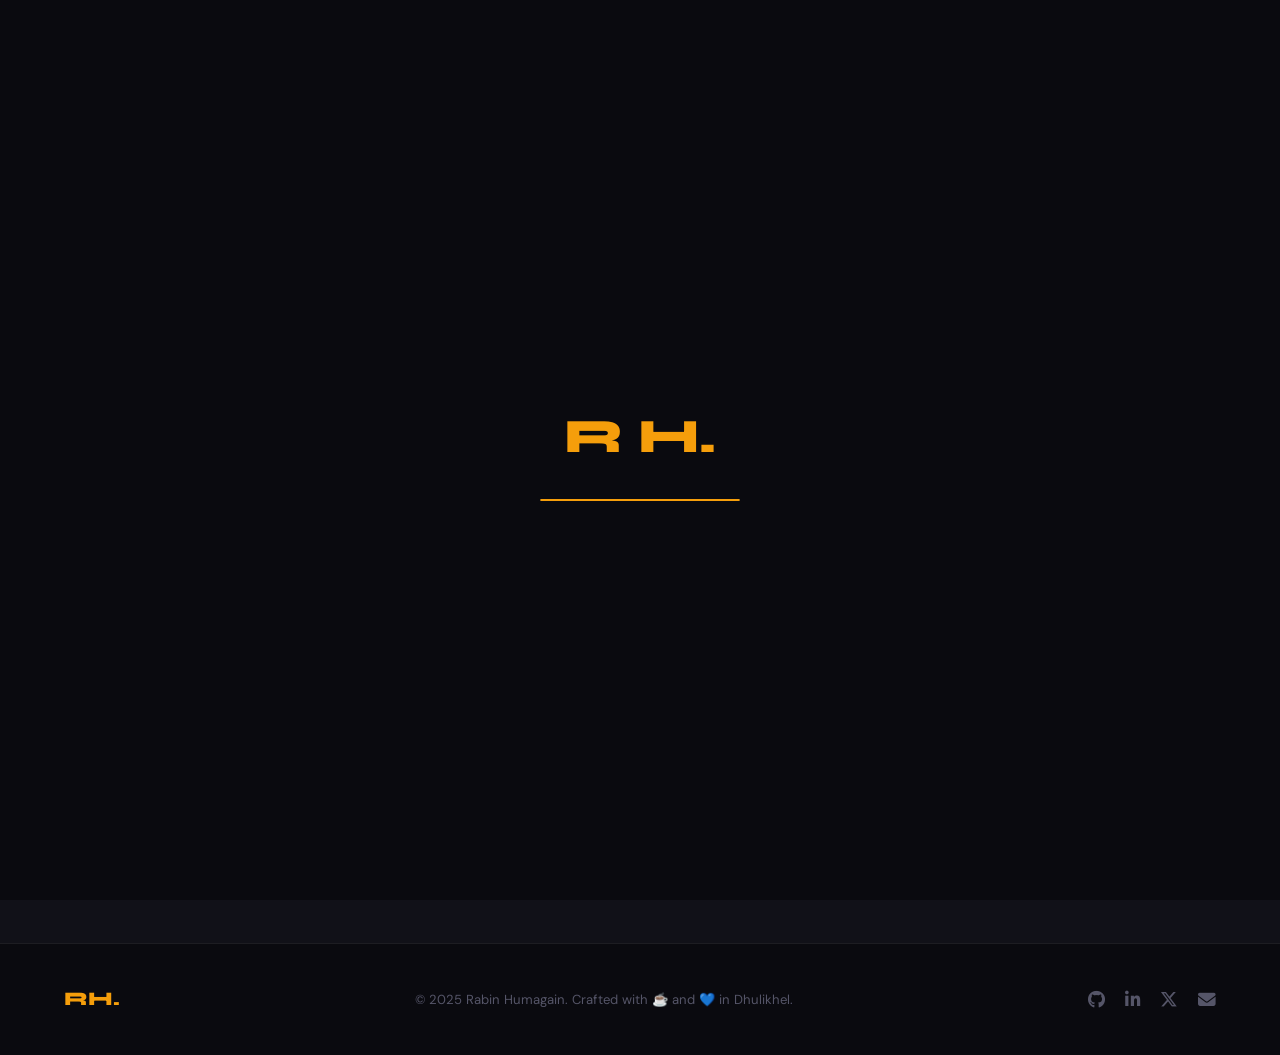
<file: frontend/potfoliyo/contact.html>
<!DOCTYPE html>
<html lang="en" data-theme="dark">
<head>
  <meta charset="UTF-8" />
  <meta name="viewport" content="width=device-width, initial-scale=1.0" />
  <meta name="description" content="Alex Rivera — Full Stack Developer & Cybersecurity Engineer. Portfolio showcasing projects, skills, and experience." />
  <meta name="keywords" content="Full Stack Developer, Cybersecurity, React, Node.js, Python, Portfolio" />
  <meta name="author" content="Alex Rivera" />
  <meta property="og:title" content="Alex Rivera — Developer Portfolio" />
  <meta property="og:description" content="Full Stack Developer & Cybersecurity Engineer" />
  <meta property="og:type" content="website" />
  <meta name="theme-color" content="#f59e0b" />
  <title>Rabin Humagain — Contact</title>
  <link rel="stylesheet" href="asstets/css/style.css">
  <link rel="icon" href="data:image/svg+xml,<svg xmlns='http://www.w3.org/2000/svg' viewBox='0 0 100 100'><text y='.9em' font-size='90'>⚡</text></svg>" />
  <link rel="preconnect" href="https://fonts.googleapis.com" />
  <link href="https://fonts.googleapis.com/css2?family=Syne:wght@400;600;700;800&family=DM+Sans:ital,wght@0,300;0,400;0,500;1,300&family=JetBrains+Mono:wght@400;600&display=swap" rel="stylesheet" />
  <link rel="stylesheet" href="https://cdnjs.cloudflare.com/ajax/libs/font-awesome/6.5.0/css/all.min.css" />
</head>
<body>

<!-- LOADING SCREEN -->
<div id="loader">
  <div class="loader-logo">R H.</div>
  <div class="loader-bar"><div class="loader-progress"></div></div>
</div>

<!-- PARTICLE CANVAS -->
<canvas id="particles-canvas"></canvas>

<!-- NAVBAR -->
<nav id="navbar">
  <div class="nav-logo">Rabin<span>Humagain</span></div>
  <div class="nav-links">
    <a href="index.html#hero">Home</a>
    <a href="index.html#about">About</a>
    <a href="index.html#skills">Skills</a>
    <a href="index.html#projects">Projects</a>
    <a href="index.html#resume">Resume</a>
    <a href="index.html#certifications">Certs</a>
    <a href="index.html#experience">Experience</a>
    <a href="#contact">Contact</a>
  </div>
  <div class="nav-controls">
    <button class="theme-btn" id="themeToggle" aria-label="Toggle theme">
      <i class="fas fa-sun"></i>
    </button>
    <button class="hamburger" id="hamburger" aria-label="Menu">
      <span></span><span></span><span></span>
    </button>
  </div>
</nav>

<!-- MOBILE MENU -->
<div class="mobile-menu" id="mobileMenu">
  <a href="#hero" onclick="closeMobile()">Home</a>
  <a href="#about" onclick="closeMobile()">About</a>
  <a href="#skills" onclick="closeMobile()">Skills</a>
  <a href="#projects" onclick="closeMobile()">Projects</a>
  <a href="#resume" onclick="closeMobile()">Resume</a>
  <a href="#certifications" onclick="closeMobile()">Certifications</a>
  <a href="#experience" onclick="closeMobile()">Experience</a>
  <a href="#social" onclick="closeMobile()">Social</a>
  <a href="#contact" onclick="closeMobile()">Contact</a>
</div>

    
<!-- ===== CONTACT ===== -->
<section id="contact">
  <div class="section-label">Get In Touch</div>
  <h2 class="section-title reveal">Contact Me</h2>
  <div class="contact-grid">
    <div class="contact-info reveal-left">
      <p style="color:var(--text-secondary);line-height:1.8;margin-bottom:24px;">
        I'm always open to discussing new opportunities, projects, or just having a good conversation about tech. Drop me a message — I typically respond within 24 hours.
      </p>
      <div class="contact-item">
        <div class="contact-ico"><i class="fas fa-envelope"></i></div>
        <div><div class="contact-label">Email</div><div class="contact-val">rubhum2058@gmail.com</div></div>
      </div>
      <div class="contact-item">
        <div class="contact-ico"><i class="fas fa-phone"></i></div>
        <div><div class="contact-label">Phone</div><div class="contact-val">+977 9762342058</div></div>
      </div>
      <div class="contact-item">
        <div class="contact-ico"><i class="fas fa-map-marker-alt"></i></div>
        <div><div class="contact-label">Location</div><div class="contact-val">Dhulikhel-9, Kavrepalanchwok, Nepal</div></div>
      </div>
      <div class="contact-item">
        <div class="contact-ico"><i class="fas fa-clock"></i></div>
        <div><div class="contact-label">Availability</div><div class="contact-val">Mon–Fri, 9am–6pm EST</div></div>
      </div>
      <div class="contact-map">
        <span style="font-size:2rem">🗺️</span>
        <span>Dhulikhel-9, Kavrepalanchwok, Nepal</span>
      </div>
    </div>
    <div class="reveal-right">
      <form class="contact-form" id="contactForm" novalidate>
        <div class="form-row">
          <div class="form-group">
            <label class="form-label" for="fname">First Name *</label>
            <input class="form-input" id="fname" type="text" placeholder="John" required />
            <span class="form-error" id="err-fname"></span>
          </div>
          <div class="form-group">
            <label class="form-label" for="lname">Last Name *</label>
            <input class="form-input" id="lname" type="text" placeholder="Doe" required />
            <span class="form-error" id="err-lname"></span>
          </div>
        </div>
        <div class="form-group">
          <label class="form-label" for="email">Email Address *</label>
          <input class="form-input" id="email" type="email" placeholder="john@example.com" required />
          <span class="form-error" id="err-email"></span>
        </div>
        <div class="form-group">
          <label class="form-label" for="subject">Subject *</label>
          <input class="form-input" id="subject" type="text" placeholder="Project Inquiry" required />
          <span class="form-error" id="err-subject"></span>
        </div>
        <div class="form-group">
          <label class="form-label" for="message">Message *</label>
          <textarea class="form-textarea" id="message" placeholder="Tell me about your project or opportunity..." required></textarea>
          <span class="form-error" id="err-message"></span>
        </div>
        <button type="submit" class="form-submit">
          <i class="fas fa-paper-plane"></i> Send Message
        </button>
        <div class="form-success" id="formSuccess">
          ✅ Message sent! I'll get back to you within 24 hours.
        </div>
      </form>
      <div id="visitor-counter">
        👁️ You are visitor <span id="visitorCount">—</span> on this portfolio
      </div>
    </div>
  </div>
</section>
<!-- ===== FOOTER ===== -->
<footer>
  <div class="footer-logo">RH.</div>
  <div class="footer-copy">© 2025 Rabin Humagain. Crafted with ☕ and 💙 in Dhulikhel.</div>
  <div class="footer-links">
    <a href="https://github.com" target="_blank"><i class="fab fa-github"></i></a>
    <a href="https://linkedin.com" target="_blank"><i class="fab fa-linkedin-in"></i></a>
    <a href="https://twitter.com" target="_blank"><i class="fab fa-x-twitter"></i></a>
    <a href="mailto:alex@email.com"><i class="fas fa-envelope"></i></a>
  </div>
</footer>

<script src="asstets/js/new.js" defer></script>
</body>
</html>
</file>
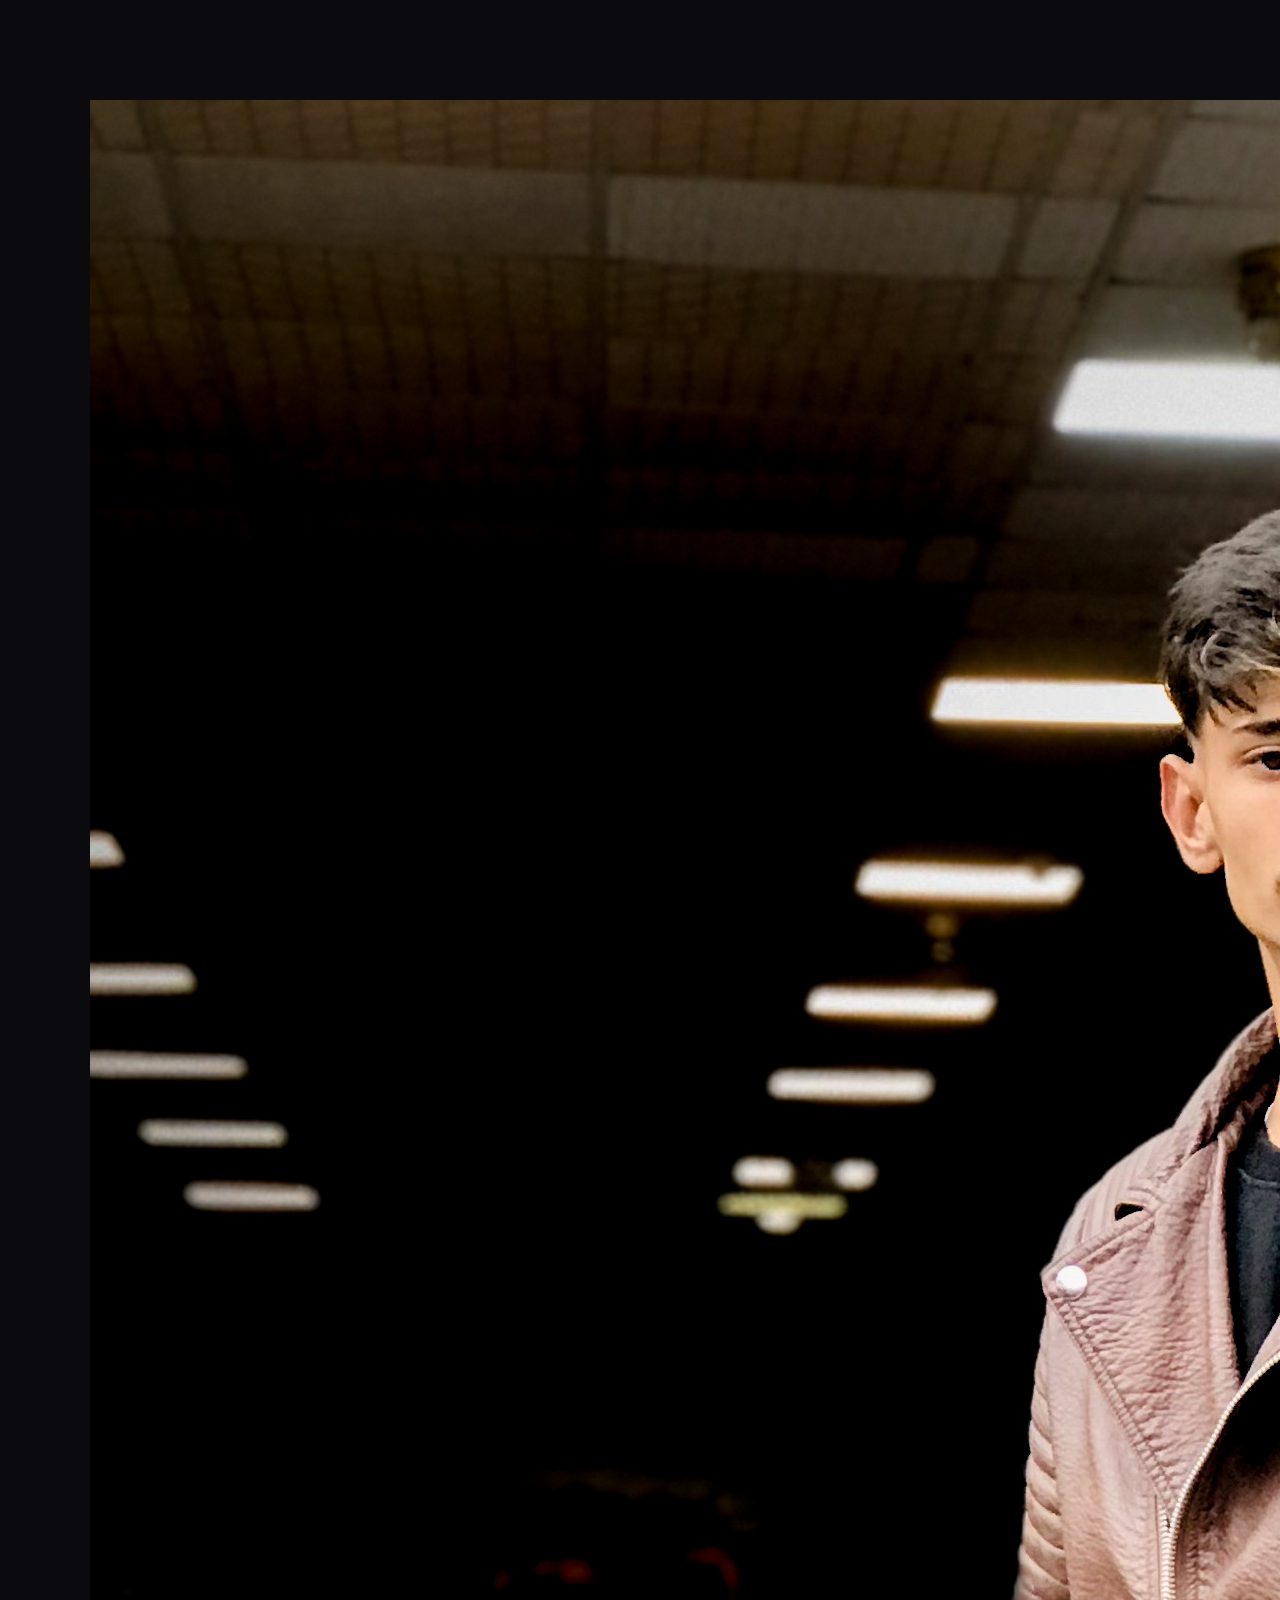
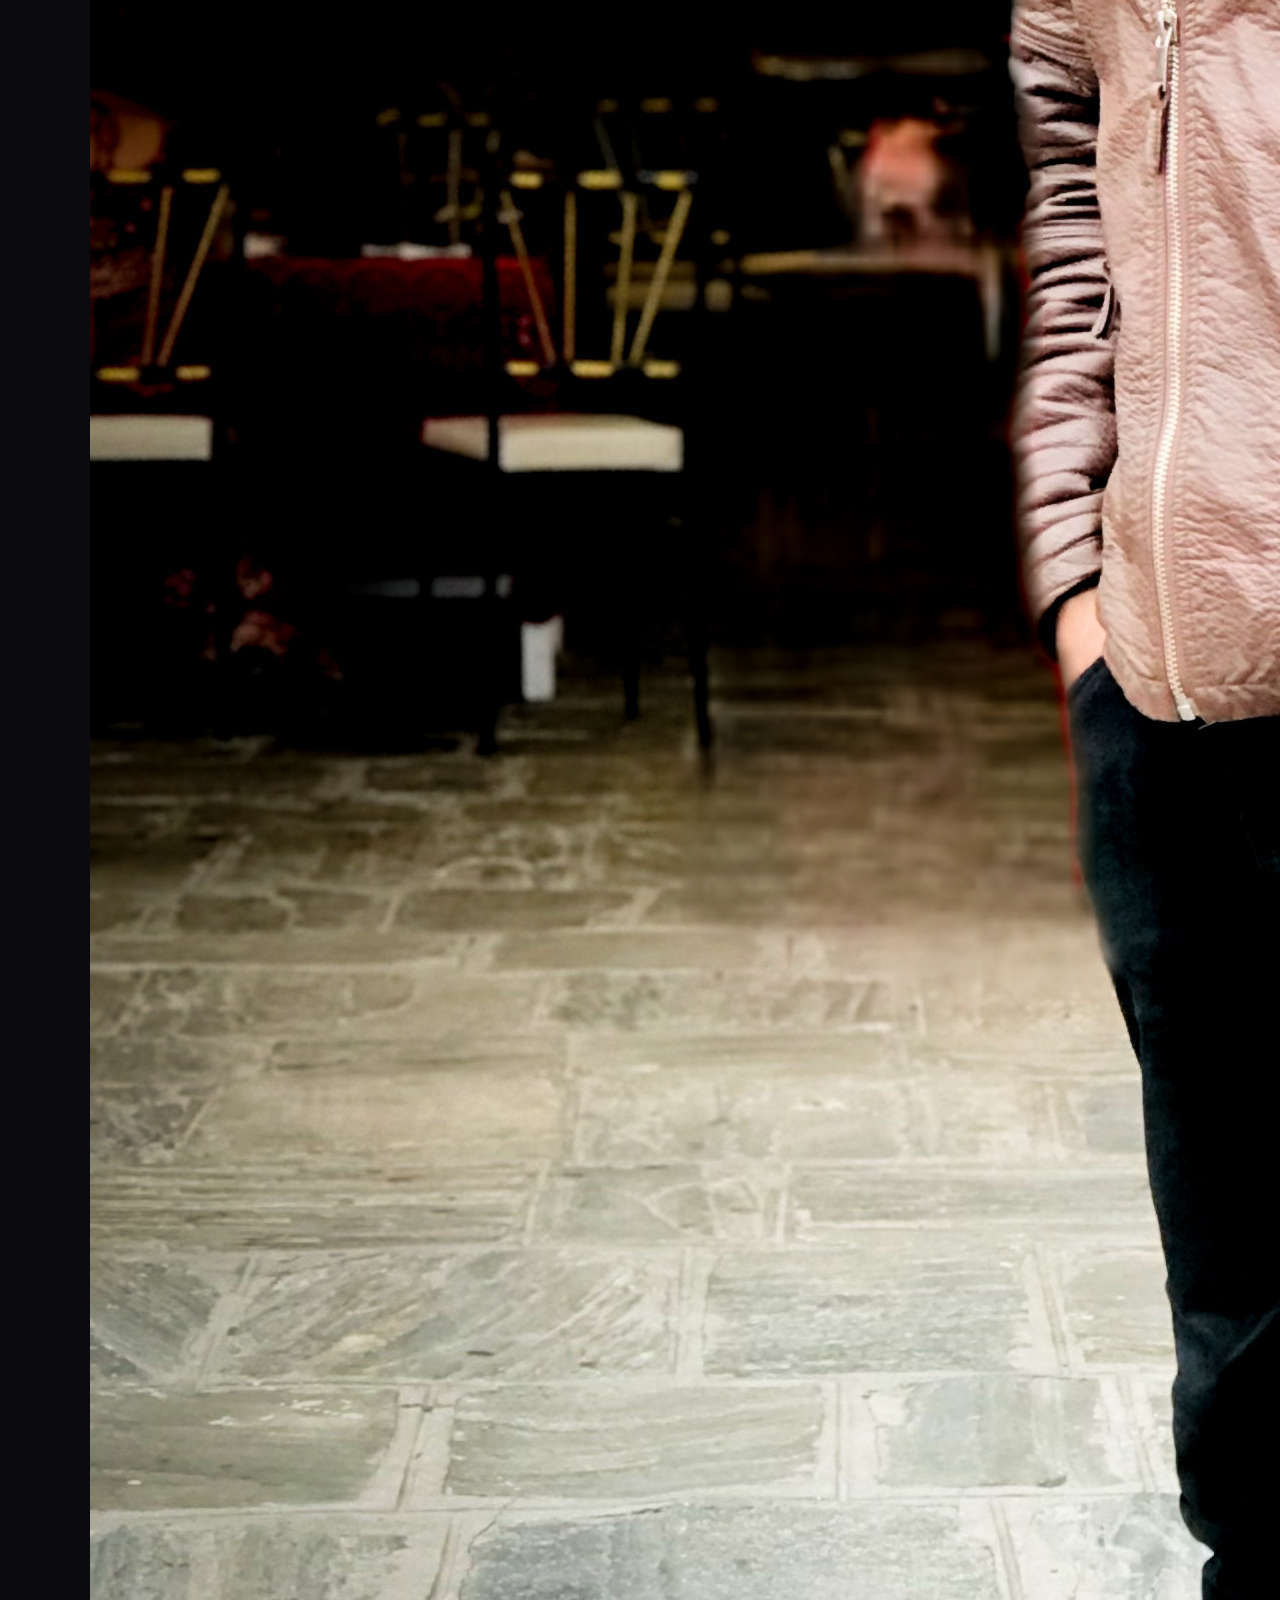
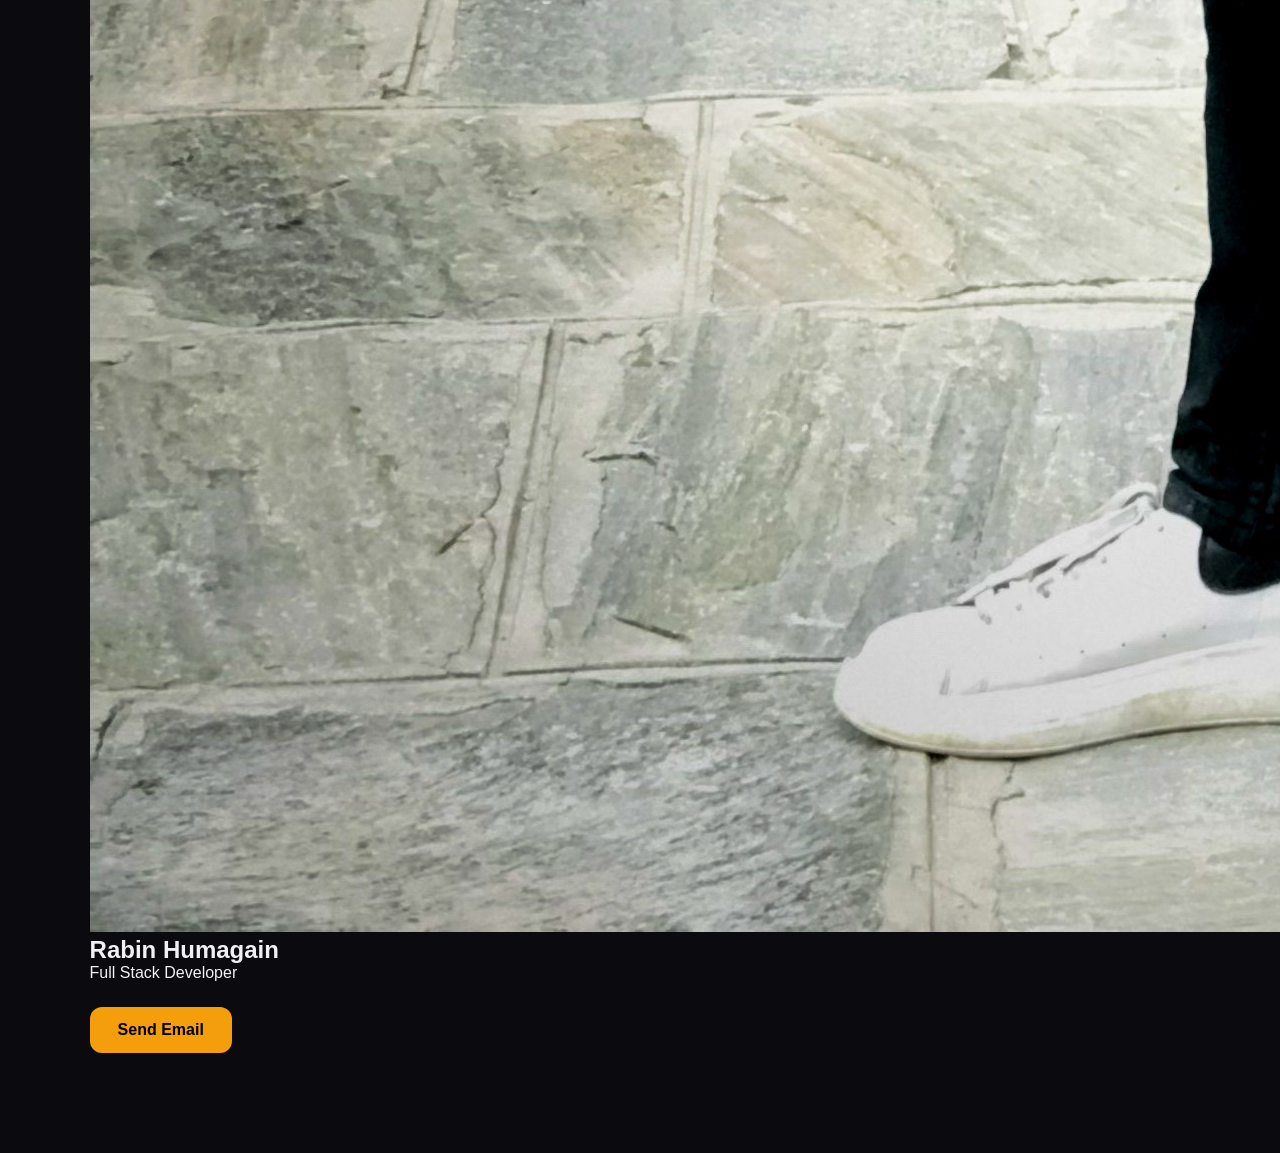
<file: frontend/rabin-humagain/contact.html>
<!DOCTYPE html>
<html lang="en">
<head>
  <meta charset="UTF-8">
  <meta name="viewport" content="width=device-width, initial-scale=1.0">

  <title>Contact | Rabin Humagain</title>

  <link rel="stylesheet" href="assets/css/style.css">

  <link rel="stylesheet" href="https://cdnjs.cloudflare.com/ajax/libs/font-awesome/6.5.0/css/all.min.css">
</head>
<body>

<section id="contact-page">

  <div class="contact-page-box">

    <img src="assets/image/profile.jpg" class="contact-profile">

    <h1>Rabin Humagain</h1>

    <p>Full Stack Developer</p>

    <a href="mailto:rubhum2058@gmail.com" class="btn-primary">
      Send Email
    </a>

  </div>

</section>

</body>
</html>
</file>
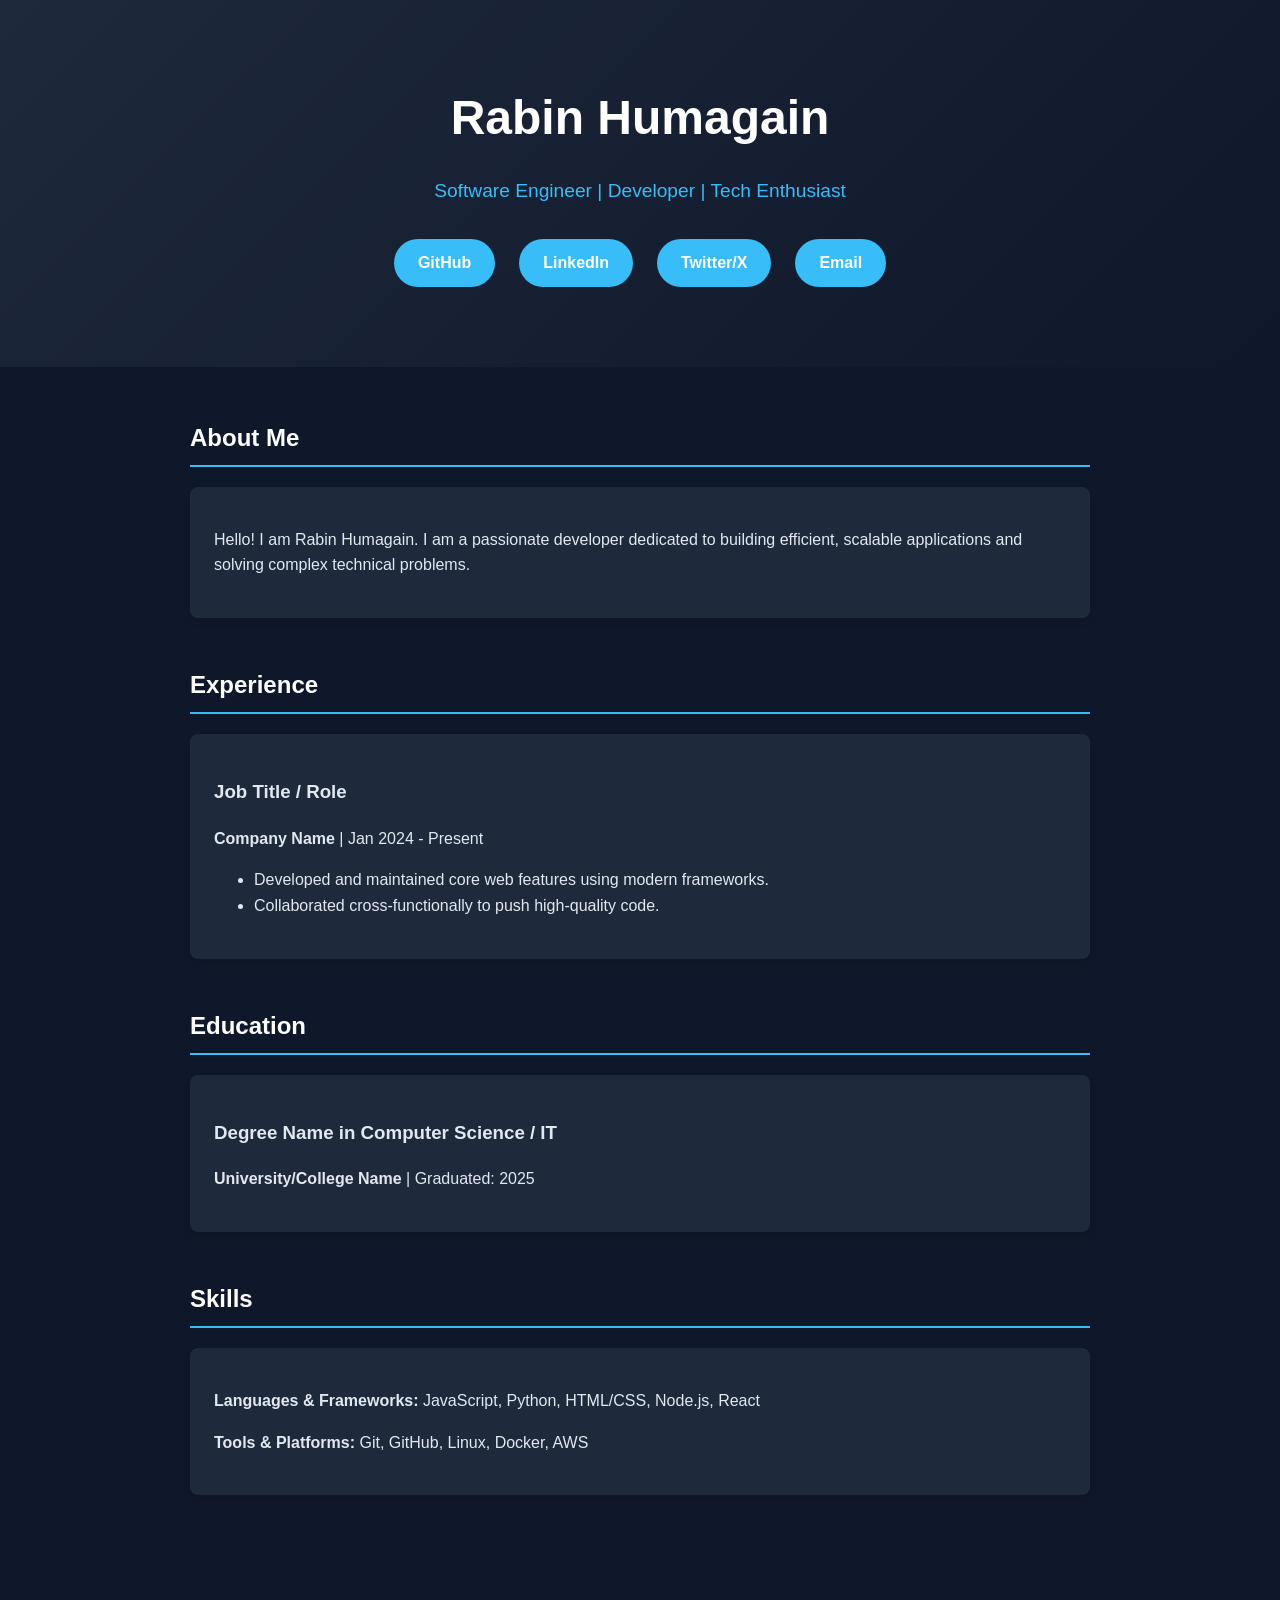
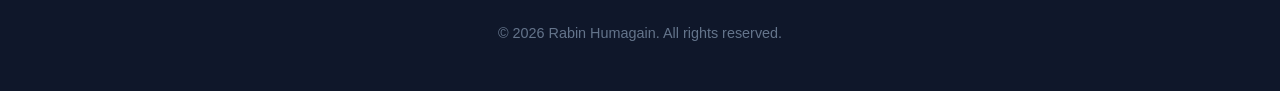
<file: frontend/static-potfoliyo/rabin.html>
<!DOCTYPE html>
<html lang="en">
<head>
    <meta charset="UTF-8">
    <meta name="viewport" content="width=device-width, initial-scale=1.0">
    <title>Rabin Humagain | Portfolio</title>
    <style>
        :root {
            --bg-color: #0f172a;
            --text-color: #e2e8f0;
            --accent-color: #38bdf8;
            --card-bg: #1e293b;
        }
        body {
            font-family: 'Segoe UI', Tahoma, Geneva, Verdana, sans-serif;
            background-color: var(--bg-color);
            color: var(--text-color);
            line-height: 1.6;
            margin: 0;
            padding: 0;
        }
        header {
            text-align: center;
            padding: 5rem 1rem;
            background: linear-gradient(135deg, #1e293b 0%, #0f172a 100%);
        }
        header h1 {
            font-size: 3rem;
            margin: 0;
            color: #fff;
        }
        header p {
            font-size: 1.2rem;
            color: var(--accent-color);
        }
        .container {
            max-width: 900px;
            margin: auto;
            padding: 2rem;
        }
        section {
            margin-bottom: 3rem;
        }
        h2 {
            border-bottom: 2px solid var(--accent-color);
            padding-bottom: 0.5rem;
            color: #fff;
        }
        .card {
            background-color: var(--card-bg);
            padding: 1.5rem;
            border-radius: 8px;
            margin-bottom: 1rem;
            box-shadow: 0 4px 6px rgba(0,0,0,0.1);
        }
        .social-links {
            display: flex;
            justify-content: center;
            gap: 1.5rem;
            margin-top: 2rem;
            flex-wrap: wrap;
        }
        .social-links a {
            color: #fff;
            background-color: var(--accent-color);
            padding: 0.7rem 1.5rem;
            text-decoration: none;
            border-radius: 25px;
            font-weight: bold;
            transition: transform 0.2s;
        }
        .social-links a:hover {
            transform: translateY(-3px);
            background-color: #0284c7;
        }
        footer {
            text-align: center;
            padding: 2rem;
            font-size: 0.9rem;
            color: #64748b;
        }
    </style>
</head>
<body>

    <header>
        <h1>Rabin Humagain</h1>
        <p>Software Engineer | Developer | Tech Enthusiast</p>
        
        <div class="social-links">
            <a href="https://github.com/your-username" target="_blank">GitHub</a>
            <a href="https://linkedin.com/in/your-username" target="_blank">LinkedIn</a>
            <a href="https://twitter.com/your-username" target="_blank">Twitter/X</a>
            <a href="mailto:rabin@example.com">Email</a>
        </div>
    </header>

    <div class="container">
        <section id="about">
            <h2>About Me</h2>
            <div class="card">
                <p>Hello! I am Rabin Humagain. I am a passionate developer dedicated to building efficient, scalable applications and solving complex technical problems.</p>
            </div>
        </section>

        <section id="experience">
            <h2>Experience</h2>
            <div class="card">
                <h3>Job Title / Role</h3>
                <p><strong>Company Name</strong> | Jan 2024 - Present</p>
                <ul>
                    <li>Developed and maintained core web features using modern frameworks.</li>
                    <li>Collaborated cross-functionally to push high-quality code.</li>
                </ul>
            </div>
        </section>

        <section id="education">
            <h2>Education</h2>
            <div class="card">
                <h3>Degree Name in Computer Science / IT</h3>
                <p><strong>University/College Name</strong> | Graduated: 2025</p>
            </div>
        </section>

        <section id="skills">
            <h2>Skills</h2>
            <div class="card">
                <p><strong>Languages & Frameworks:</strong> JavaScript, Python, HTML/CSS, Node.js, React</p>
                <p><strong>Tools & Platforms:</strong> Git, GitHub, Linux, Docker, AWS</p>
            </div>
        </section>
    </div>

    <footer>
        <p>&copy; 2026 Rabin Humagain. All rights reserved.</p>
    </footer>

</body>
</html>
</file>
<file: frontend/new-folder-2/style.css>
/* General Reset & Variables */
:root {
    --bg-color: #f4f7f6;
    --text-color: #333;
    --primary-color: #0056b3;
    --card-bg: #ffffff;
    --nav-bg: #ffffff;
}

.dark-mode {
    --bg-color: #121212;
    --text-color: #e0e0e0;
    --primary-color: #4da3ff;
    --card-bg: #1e1e1e;
    --nav-bg: #1e1e1e;
}

body {
    margin: 0;
    font-family: 'Segoe UI', Tahoma, Geneva, Verdana, sans-serif;
    background-color: var(--bg-color);
    color: var(--text-color);
    transition: all 0.3s ease;
}

/* Navigation Bar */
nav {
    display: flex;
    justify-content: space-between;
    align-items: center;
    padding: 1rem 5%;
    background-color: var(--nav-bg);
    box-shadow: 0 2px 5px rgba(0,0,0,0.1);
}

.logo {
    font-size: 1.5rem;
    font-weight: bold;
    color: var(--primary-color);
}

.nav-links {
    list-style: none;
    display: flex;
    gap: 20px;
}

.nav-links a {
    text-decoration: none;
    color: var(--text-color);
    font-weight: 500;
}

.nav-links a.active, .nav-links a:hover {
    color: var(--primary-color);
    border-bottom: 2px solid var(--primary-color);
}

button#theme-toggle {
    background: none;
    border: 1px solid var(--text-color);
    color: var(--text-color);
    padding: 5px 10px;
    cursor: pointer;
    border-radius: 5px;
}

/* Hero Section (Home) */
.hero {
    text-align: center;
    padding: 100px 20px;
}

.hero h1 {
    font-size: 3rem;
    margin-bottom: 10px;
}

.btn {
    display: inline-block;
    margin-top: 20px;
    padding: 10px 20px;
    background-color: var(--primary-color);
    color: white;
    text-decoration: none;
    border-radius: 5px;
    transition: background 0.3s;
}

.btn:hover {
    opacity: 0.8;
}

/* Content Sections (About & Projects) */
.content-section {
    max-width: 900px;
    margin: 40px auto;
    padding: 20px;
}

/* Grids & Cards */
.skills-grid {
    display: flex;
    gap: 20px;
    margin-top: 20px;
}

.skill-card, .project-item {
    background-color: var(--card-bg);
    padding: 20px;
    border-radius: 8px;
    box-shadow: 0 4px 6px rgba(0,0,0,0.05);
    flex: 1;
    margin-bottom: 20px;
}
</file>
<file: frontend/potfoliyo/asstets/css/style.css>
/* ===== CSS VARIABLES ===== */
    :root {
      --bg-primary: #0a0a0f;
      --bg-secondary: #111118;
      --bg-card: rgba(255,255,255,0.04);
      --bg-glass: rgba(255,255,255,0.06);
      --border: rgba(255,255,255,0.08);
      --border-hover: rgba(245,158,11,0.4);
      --accent: #f59e0b;
      --accent-glow: rgba(245,158,11,0.3);
      --accent-secondary: #06b6d4;
      --text-primary: #f0f0f5;
      --text-secondary: #9898b0;
      --text-muted: #555568;
      --gradient-hero: linear-gradient(135deg, #0a0a0f 0%, #0f0f1a 50%, #0a0a0f 100%);
      --shadow-card: 0 8px 32px rgba(0,0,0,0.4);
      --shadow-glow: 0 0 40px rgba(245,158,11,0.15);
      --radius: 16px;
      --radius-sm: 8px;
      --transition: 0.3s cubic-bezier(0.4, 0, 0.2, 1);
    }
    [data-theme="light"] {
      --bg-primary: #f8f7f4;
      --bg-secondary: #ffffff;
      --bg-card: rgba(0,0,0,0.03);
      --bg-glass: rgba(255,255,255,0.7);
      --border: rgba(0,0,0,0.08);
      --border-hover: rgba(245,158,11,0.5);
      --text-primary: #1a1a2e;
      --text-secondary: #555568;
      --text-muted: #aaaabc;
      --gradient-hero: linear-gradient(135deg, #f8f7f4 0%, #fff8ee 50%, #f8f7f4 100%);
      --shadow-card: 0 8px 32px rgba(0,0,0,0.08);
      --shadow-glow: 0 0 40px rgba(245,158,11,0.1);
    }

    /* ===== RESET & BASE ===== */
    *, *::before, *::after { box-sizing: border-box; margin: 0; padding: 0; }
    html { scroll-behavior: smooth; font-size: 16px; }
    body {
      font-family: 'DM Sans', sans-serif;
      background: var(--bg-primary);
      color: var(--text-primary);
      line-height: 1.6;
      overflow-x: hidden;
      transition: background 0.4s ease, color 0.4s ease;
    }
    ::selection { background: var(--accent); color: #000; }
    a { text-decoration: none; color: inherit; }
    img { max-width: 100%; display: block; }
    ul { list-style: none; }

    /* ===== LOADING SCREEN ===== */
    #loader {
      position: fixed; inset: 0; z-index: 9999;
      background: #0a0a0f;
      display: flex; align-items: center; justify-content: center;
      flex-direction: column; gap: 24px;
      transition: opacity 0.6s ease, visibility 0.6s ease;
    }
    #loader.hidden { opacity: 0; visibility: hidden; pointer-events: none; }
    .loader-logo {
      font-family: 'Syne', sans-serif;
      font-size: 3rem; font-weight: 800;
      color: var(--accent);
      animation: pulse 1s ease infinite;
    }
    .loader-bar {
      width: 200px; height: 2px;
      background: rgba(255,255,255,0.1);
      border-radius: 2px; overflow: hidden;
    }
    .loader-progress {
      height: 100%; width: 0%;
      background: var(--accent);
      border-radius: 2px;
      animation: loadProgress 1.8s ease forwards;
    }
    @keyframes loadProgress { to { width: 100%; } }
    @keyframes pulse { 0%,100% { opacity: 1; } 50% { opacity: 0.5; } }

    /* ===== CANVAS PARTICLES ===== */
    #particles-canvas {
      position: fixed; inset: 0; z-index: 0;
      pointer-events: none; opacity: 0.6;
    }

    /* ===== NAVBAR ===== */
    nav {
      position: fixed; top: 0; left: 0; right: 0; z-index: 1000;
      padding: 0 clamp(20px, 5vw, 80px);
      display: flex; align-items: center; justify-content: space-between;
      height: 70px;
      backdrop-filter: blur(20px);
      background: rgba(10,10,15,0.8);
      border-bottom: 1px solid var(--border);
      transition: all var(--transition);
    }
    [data-theme="light"] nav { background: rgba(248,247,244,0.85); }
    .nav-logo {
      font-family: 'Syne', sans-serif;
      font-size: 1.4rem; font-weight: 800;
      color: var(--accent);
      letter-spacing: -0.5px;
    }
    .nav-logo span { color: var(--text-primary); }
    .nav-links {
      display: flex; gap: 8px; align-items: center;
    }
    .nav-links a {
      font-size: 0.85rem; font-weight: 500;
      color: var(--text-secondary);
      padding: 6px 14px; border-radius: 20px;
      transition: all var(--transition);
      letter-spacing: 0.3px;
    }
    .nav-links a:hover, .nav-links a.active {
      color: var(--accent);
      background: rgba(245,158,11,0.1);
    }
    .nav-controls { display: flex; align-items: center; gap: 12px; }
    .theme-btn {
      width: 40px; height: 40px; border-radius: 50%;
      border: 1px solid var(--border);
      background: var(--bg-card);
      color: var(--text-secondary);
      font-size: 1rem; cursor: pointer;
      display: flex; align-items: center; justify-content: center;
      transition: all var(--transition);
    }
    .theme-btn:hover { border-color: var(--accent); color: var(--accent); }
    .hamburger {
      display: none; flex-direction: column; gap: 5px;
      cursor: pointer; padding: 8px;
      background: none; border: none;
    }
    .hamburger span {
      display: block; width: 22px; height: 2px;
      background: var(--text-primary);
      border-radius: 2px;
      transition: all var(--transition);
    }
    .hamburger.active span:nth-child(1) { transform: translateY(7px) rotate(45deg); }
    .hamburger.active span:nth-child(2) { opacity: 0; }
    .hamburger.active span:nth-child(3) { transform: translateY(-7px) rotate(-45deg); }

    /* Mobile Menu */
    .mobile-menu {
      position: fixed; top: 70px; left: 0; right: 0; z-index: 999;
      background: var(--bg-secondary);
      border-bottom: 1px solid var(--border);
      padding: 20px;
      display: flex; flex-direction: column; gap: 4px;
      transform: translateY(-100%);
      opacity: 0; pointer-events: none;
      transition: all var(--transition);
    }
    .mobile-menu.open { transform: translateY(0); opacity: 1; pointer-events: all; }
    .mobile-menu a {
      padding: 12px 16px; border-radius: var(--radius-sm);
      color: var(--text-secondary); font-weight: 500;
      transition: all var(--transition);
    }
    .mobile-menu a:hover { color: var(--accent); background: var(--bg-card); }

    /* ===== SECTIONS ===== */
    section {
      position: relative; z-index: 1;
      padding: clamp(60px, 10vh, 120px) clamp(20px, 5vw, 80px);
    }
    .section-label {
      font-family: 'JetBrains Mono', monospace;
      font-size: 0.75rem; font-weight: 600;
      color: var(--accent); letter-spacing: 3px;
      text-transform: uppercase; margin-bottom: 12px;
      display: flex; align-items: center; gap: 12px;
    }
    .section-label::before {
      content: ''; display: block; width: 32px; height: 1px;
      background: var(--accent);
    }
    .section-title {
      font-family: 'Syne', sans-serif;
      font-size: clamp(2rem, 5vw, 3.5rem);
      font-weight: 800; line-height: 1.1;
      letter-spacing: -1px; margin-bottom: 16px;
    }
    .section-sub {
      color: var(--text-secondary); font-size: 1.05rem;
      max-width: 600px; margin-bottom: 60px;
    }

    /* ===== HERO ===== */
    #hero {
      min-height: 100vh;
      display: grid;
      grid-template-columns: 1fr 1fr;
      align-items: center;
      gap: 60px;
      padding-top: 100px;
      background: var(--gradient-hero);
    }
    .hero-content { max-width: 620px; }
    .hero-badge {
      display: inline-flex; align-items: center; gap: 8px;
      background: rgba(245,158,11,0.1);
      border: 1px solid rgba(245,158,11,0.3);
      border-radius: 20px; padding: 6px 16px;
      font-size: 0.8rem; font-weight: 500;
      color: var(--accent); margin-bottom: 24px;
      font-family: 'JetBrains Mono', monospace;
    }
    .hero-badge::before { content: '●'; font-size: 0.5rem; animation: blink 1.5s infinite; }
    @keyframes blink { 0%,100% { opacity: 1; } 50% { opacity: 0.2; } }
    .hero-name {
      font-family: 'Syne', sans-serif;
      font-size: clamp(3rem, 7vw, 5.5rem);
      font-weight: 800; line-height: 0.95;
      letter-spacing: -3px; margin-bottom: 20px;
    }
    .hero-name .accent { color: var(--accent); display: block; }
    .hero-title {
      font-size: 1.2rem; color: var(--text-secondary);
      margin-bottom: 16px; font-weight: 300;
      min-height: 1.8em;
    }
    .typing-cursor {
      display: inline-block; width: 2px; height: 1.1em;
      background: var(--accent); margin-left: 2px;
      vertical-align: text-bottom;
      animation: blink 0.8s infinite;
    }
    .hero-intro {
      font-size: 1rem; color: var(--text-secondary);
      line-height: 1.8; margin-bottom: 36px; max-width: 500px;
    }
    .hero-cta {
      display: flex; flex-wrap: wrap; gap: 16px; align-items: center;
    }
    .btn-primary {
      display: inline-flex; align-items: center; gap: 10px;
      background: var(--accent); color: #000;
      padding: 14px 28px; border-radius: 12px;
      font-weight: 700; font-size: 0.9rem;
      transition: all var(--transition);
      border: none; cursor: pointer;
    }
    .btn-primary:hover {
      transform: translateY(-2px);
      box-shadow: 0 12px 40px rgba(245,158,11,0.4);
    }
    .btn-outline {
      display: inline-flex; align-items: center; gap: 10px;
      border: 1px solid var(--border-hover);
      color: var(--accent); padding: 14px 28px; border-radius: 12px;
      font-weight: 600; font-size: 0.9rem;
      transition: all var(--transition); background: transparent; cursor: pointer;
    }
    .btn-outline:hover {
      background: rgba(245,158,11,0.08);
      transform: translateY(-2px);
    }
    .hero-stats {
      display: flex; gap: 32px; margin-top: 48px;
      padding-top: 32px; border-top: 1px solid var(--border);
    }
    .stat-item { text-align: left; }
    .stat-number {
      font-family: 'Syne', sans-serif;
      font-size: 2rem; font-weight: 800;
      color: var(--accent); line-height: 1;
    }
    .stat-label { font-size: 0.8rem; color: var(--text-muted); margin-top: 4px; }

    /* Hero Image */
    .hero-visual {
      display: flex; align-items: center; justify-content: center;
      position: relative;
    }
    .hero-image-wrap {
      position: relative; width: clamp(280px, 35vw, 420px);
      aspect-ratio: 1;
    }
    .hero-image-wrap::before {
      content: '';
      position: absolute; inset: -3px;
      border-radius: 40% 60% 60% 40% / 40% 40% 60% 60%;
      background: conic-gradient(from 0deg, var(--accent), var(--accent-secondary), var(--accent));
      animation: morphBorder 8s ease infinite;
      z-index: 0;
    }
    @keyframes morphBorder {
      0% { border-radius: 40% 60% 60% 40% / 40% 40% 60% 60%; transform: rotate(0deg); }
      50% { border-radius: 60% 40% 40% 60% / 60% 60% 40% 40%; transform: rotate(180deg); }
      100% { border-radius: 40% 60% 60% 40% / 40% 40% 60% 60%; transform: rotate(360deg); }
    }
    .hero-image-inner {
      position: absolute; inset: 4px; border-radius: inherit;
      overflow: hidden; z-index: 1;
      background: linear-gradient(135deg, #1a1a2e, #0f0f1a);
      display: flex; align-items: center; justify-content: center;
      border-radius: 40% 60% 60% 40% / 40% 40% 60% 60%;
    }
    .hero-avatar {
      width: 100%; height: 100%; object-fit: cover;
      border-radius: inherit;
    }
    .hero-avatar-placeholder {
      font-size: clamp(5rem, 12vw, 9rem);
      user-select: none;
    }
    .hero-float-card {
      position: absolute; background: var(--bg-glass);
      backdrop-filter: blur(20px);
      border: 1px solid var(--border);
      border-radius: 12px; padding: 12px 18px;
      font-size: 0.8rem; white-space: nowrap; z-index: 2;
    }
    .hero-float-card.card-1 { top: 15%; right: -10%; animation: float 4s ease infinite; }
    .hero-float-card.card-2 { bottom: 20%; left: -10%; animation: float 4s ease infinite 2s; }
    @keyframes float {
      0%,100% { transform: translateY(0px); }
      50% { transform: translateY(-12px); }
    }
    .float-icon { font-size: 1.2rem; margin-bottom: 4px; }
    .float-text { color: var(--text-secondary); font-family: 'JetBrains Mono', monospace; }

    /* ===== ABOUT ===== */
    #about { background: var(--bg-secondary); }
    .about-grid {
      display: grid;
      grid-template-columns: 1fr 1fr;
      gap: 60px; align-items: start;
    }
    .about-text p {
      color: var(--text-secondary); line-height: 1.9;
      margin-bottom: 16px; font-size: 1rem;
    }
    .about-text p strong { color: var(--accent); font-weight: 600; }
    .education-card {
      background: var(--bg-card);
      border: 1px solid var(--border);
      border-radius: var(--radius);
      padding: 24px; margin-top: 32px;
      transition: all var(--transition);
    }
    .education-card:hover { border-color: var(--border-hover); }
    .edu-degree {
      font-family: 'Syne', sans-serif;
      font-size: 1.1rem; font-weight: 700;
    }
    .edu-school { color: var(--accent); font-size: 0.9rem; margin: 6px 0; }
    .edu-year {
      font-family: 'JetBrains Mono', monospace;
      font-size: 0.75rem; color: var(--text-muted);
    }

    .about-highlights { display: flex; flex-direction: column; gap: 16px; }
    .highlight-card {
      background: var(--bg-card);
      border: 1px solid var(--border);
      border-radius: var(--radius);
      padding: 24px;
      display: flex; align-items: flex-start; gap: 16px;
      transition: all var(--transition);
    }
    .highlight-card:hover {
      border-color: var(--border-hover);
      background: rgba(245,158,11,0.03);
      transform: translateX(4px);
    }
    .highlight-icon {
      width: 44px; height: 44px; border-radius: 10px;
      background: rgba(245,158,11,0.1);
      display: flex; align-items: center; justify-content: center;
      font-size: 1.2rem; flex-shrink: 0;
    }
    .highlight-title { font-weight: 600; margin-bottom: 4px; }
    .highlight-text { font-size: 0.88rem; color: var(--text-secondary); }

    /* ===== SKILLS ===== */
    #skills { background: var(--bg-primary); }
    .skills-grid {
      display: grid;
      grid-template-columns: repeat(auto-fill, minmax(300px, 1fr));
      gap: 24px;
    }
    .skill-category {
      background: var(--bg-card);
      border: 1px solid var(--border);
      border-radius: var(--radius);
      padding: 28px;
      transition: all var(--transition);
    }
    .skill-category:hover { border-color: var(--border-hover); box-shadow: var(--shadow-glow); }
    .skill-cat-header {
      display: flex; align-items: center; gap: 12px;
      margin-bottom: 24px;
    }
    .skill-cat-icon {
      width: 40px; height: 40px; border-radius: 10px;
      background: rgba(245,158,11,0.1);
      display: flex; align-items: center; justify-content: center;
      font-size: 1.1rem;
    }
    .skill-cat-title {
      font-family: 'Syne', sans-serif;
      font-weight: 700; font-size: 1rem;
    }
    .skill-item { margin-bottom: 16px; }
    .skill-info {
      display: flex; justify-content: space-between;
      margin-bottom: 8px; font-size: 0.85rem;
    }
    .skill-name { color: var(--text-primary); font-weight: 500; }
    .skill-pct {
      font-family: 'JetBrains Mono', monospace;
      color: var(--accent); font-size: 0.8rem;
    }
    .skill-bar {
      height: 4px; background: var(--border);
      border-radius: 4px; overflow: hidden;
    }
    .skill-fill {
      height: 100%; border-radius: 4px;
      background: linear-gradient(90deg, var(--accent), var(--accent-secondary));
      width: 0%; transition: width 1.2s cubic-bezier(0.4, 0, 0.2, 1);
    }

    .tech-tags {
      display: flex; flex-wrap: wrap; gap: 8px; margin-top: 16px;
    }
    .tech-tag {
      font-family: 'JetBrains Mono', monospace;
      font-size: 0.72rem; padding: 4px 10px;
      border-radius: 4px; background: var(--bg-glass);
      border: 1px solid var(--border); color: var(--text-secondary);
      transition: all var(--transition);
    }
    .tech-tag:hover { border-color: var(--accent); color: var(--accent); }

    /* ===== PROJECTS ===== */
    #projects { background: var(--bg-secondary); }
    .project-filters {
      display: flex; gap: 8px; flex-wrap: wrap; margin-bottom: 40px;
    }
    .filter-btn {
      padding: 8px 20px; border-radius: 20px;
      border: 1px solid var(--border);
      background: transparent; color: var(--text-secondary);
      font-size: 0.85rem; font-weight: 500; cursor: pointer;
      transition: all var(--transition);
    }
    .filter-btn:hover, .filter-btn.active {
      border-color: var(--accent); color: var(--accent);
      background: rgba(245,158,11,0.1);
    }
    .projects-grid {
      display: grid;
      grid-template-columns: repeat(auto-fill, minmax(340px, 1fr));
      gap: 24px;
    }
    .project-card {
      background: var(--bg-card);
      border: 1px solid var(--border);
      border-radius: var(--radius);
      overflow: hidden;
      transition: all var(--transition);
      cursor: pointer;
    }
    .project-card:hover {
      border-color: var(--border-hover);
      transform: translateY(-6px);
      box-shadow: var(--shadow-card);
    }
    .project-card.hidden { display: none; }
    .project-img {
      height: 200px; overflow: hidden;
      background: linear-gradient(135deg, #1a1a2e, #0f0f1a);
      position: relative;
      display: flex; align-items: center; justify-content: center;
      font-size: 4rem;
    }
    .project-img::after {
      content: ''; position: absolute; inset: 0;
      background: linear-gradient(to bottom, transparent 60%, rgba(0,0,0,0.5));
    }
    .project-body { padding: 24px; }
    .project-cat {
      font-family: 'JetBrains Mono', monospace;
      font-size: 0.7rem; color: var(--accent);
      letter-spacing: 2px; text-transform: uppercase; margin-bottom: 8px;
    }
    .project-title {
      font-family: 'Syne', sans-serif;
      font-size: 1.15rem; font-weight: 700; margin-bottom: 10px;
    }
    .project-desc {
      font-size: 0.88rem; color: var(--text-secondary);
      line-height: 1.7; margin-bottom: 16px;
    }
    .project-stack { display: flex; flex-wrap: wrap; gap: 6px; margin-bottom: 20px; }
    .project-tag {
      font-size: 0.7rem;
      padding: 3px 8px; border-radius: 4px;
      background: rgba(6,182,212,0.1);
      border: 1px solid rgba(6,182,212,0.2);
      color: var(--accent-secondary);
      font-family: 'JetBrains Mono', monospace;
    }
    .project-links { display: flex; gap: 12px; }
    .project-link {
      display: inline-flex; align-items: center; gap: 6px;
      font-size: 0.82rem; font-weight: 600;
      color: var(--text-secondary); padding: 8px 16px;
      border-radius: 8px; border: 1px solid var(--border);
      transition: all var(--transition);
    }
    .project-link:hover { border-color: var(--accent); color: var(--accent); }
    .project-link.primary {
      background: var(--accent); color: #000;
      border-color: var(--accent);
    }
    .project-link.primary:hover { box-shadow: 0 4px 20px rgba(245,158,11,0.3); }

    /* ===== RESUME ===== */
    #resume { background: var(--bg-primary); }
    .resume-container {
      background: var(--bg-card);
      border: 1px solid var(--border);
      border-radius: var(--radius);
      overflow: hidden;
    }
    .resume-header {
      padding: 32px 40px;
      border-bottom: 1px solid var(--border);
      display: flex; justify-content: space-between; align-items: center;
      flex-wrap: wrap; gap: 16px;
    }
    .resume-title {
      font-family: 'Syne', sans-serif;
      font-size: 1.4rem; font-weight: 700;
    }
    .resume-preview {
      padding: 40px;
      min-height: 500px;
      display: flex; align-items: center; justify-content: center;
    }
    .resume-mock {
      width: 100%; max-width: 700px;
      background: white; color: #1a1a2e;
      border-radius: 8px; padding: 40px;
      box-shadow: 0 20px 60px rgba(0,0,0,0.3);
      font-size: 0.85rem; line-height: 1.6;
    }
    .resume-mock-name {
      font-family: 'Syne', sans-serif;
      font-size: 1.8rem; font-weight: 800; color: #1a1a2e;
    }
    .resume-mock-title { color: #f59e0b; font-weight: 600; margin-bottom: 16px; }
    .resume-mock-contact {
      display: flex; gap: 16px; flex-wrap: wrap;
      font-size: 0.78rem; color: #666; margin-bottom: 20px;
      padding-bottom: 16px; border-bottom: 2px solid #f59e0b;
    }
    .resume-mock-section { margin-top: 20px; }
    .resume-mock-section h3 {
      font-family: 'Syne', sans-serif;
      font-size: 0.9rem; font-weight: 700;
      color: #1a1a2e; text-transform: uppercase;
      letter-spacing: 2px; margin-bottom: 10px;
      padding-bottom: 4px; border-bottom: 1px solid #eee;
    }
    .resume-mock-item { margin-bottom: 12px; }
    .resume-mock-item strong { color: #1a1a2e; font-weight: 700; }
    .resume-mock-item span { color: #888; font-size: 0.78rem; }

    /* ===== CERTIFICATIONS ===== */
    #certifications { background: var(--bg-secondary); }
    .certs-grid {
      display: grid;
      grid-template-columns: repeat(auto-fill, minmax(280px, 1fr));
      gap: 20px;
    }
    .cert-card {
      background: var(--bg-card);
      border: 1px solid var(--border);
      border-radius: var(--radius);
      padding: 24px;
      display: flex; align-items: flex-start; gap: 16px;
      transition: all var(--transition);
    }
    .cert-card:hover { border-color: var(--border-hover); transform: translateY(-4px); }
    .cert-icon {
      width: 50px; height: 50px; border-radius: 12px;
      background: linear-gradient(135deg, rgba(245,158,11,0.2), rgba(6,182,212,0.2));
      display: flex; align-items: center; justify-content: center;
      font-size: 1.5rem; flex-shrink: 0;
    }
    .cert-name { font-weight: 700; font-size: 0.95rem; margin-bottom: 4px; }
    .cert-org { color: var(--accent); font-size: 0.82rem; margin-bottom: 4px; }
    .cert-date {
      font-family: 'JetBrains Mono', monospace;
      font-size: 0.75rem; color: var(--text-muted);
    }

    /* ===== EXPERIENCE ===== */
    #experience { background: var(--bg-primary); }
    .timeline {
      position: relative; padding-left: 40px;
      max-width: 800px; margin: 0 auto;
    }
    .timeline::before {
      content: ''; position: absolute;
      left: 0; top: 0; bottom: 0; width: 1px;
      background: linear-gradient(to bottom, var(--accent), transparent);
    }
    .timeline-item {
      position: relative; margin-bottom: 48px;
    }
    .timeline-dot {
      position: absolute; left: -44px; top: 4px;
      width: 12px; height: 12px; border-radius: 50%;
      background: var(--accent);
      box-shadow: 0 0 0 4px rgba(245,158,11,0.2);
    }
    .timeline-period {
      font-family: 'JetBrains Mono', monospace;
      font-size: 0.75rem; color: var(--accent);
      letter-spacing: 1px; margin-bottom: 8px;
    }
    .timeline-role {
      font-family: 'Syne', sans-serif;
      font-size: 1.2rem; font-weight: 700; margin-bottom: 4px;
    }
    .timeline-company { color: var(--text-secondary); font-size: 0.9rem; margin-bottom: 16px; }
    .timeline-tasks { display: flex; flex-direction: column; gap: 8px; }
    .timeline-task {
      display: flex; align-items: flex-start; gap: 10px;
      color: var(--text-secondary); font-size: 0.9rem;
    }
    .timeline-task::before {
      content: '▹'; color: var(--accent);
      flex-shrink: 0; margin-top: 1px;
    }

    /* ===== SOCIAL ===== */
    #social { background: var(--bg-secondary); }
    .social-grid {
      display: grid;
      grid-template-columns: repeat(auto-fill, minmax(180px, 1fr));
      gap: 16px;
    }
    .social-card {
      background: var(--bg-card);
      border: 1px solid var(--border);
      border-radius: var(--radius);
      padding: 28px 20px;
      text-align: center;
      transition: all var(--transition);
      display: flex; flex-direction: column;
      align-items: center; gap: 12px;
    }
    .social-card:hover {
      border-color: var(--border-hover);
      transform: translateY(-6px);
      box-shadow: var(--shadow-glow);
    }
    .social-icon {
      width: 52px; height: 52px; border-radius: 50%;
      display: flex; align-items: center; justify-content: center;
      font-size: 1.4rem;
      transition: all var(--transition);
    }
    .social-card:hover .social-icon { transform: scale(1.1); }
    .social-name { font-weight: 600; font-size: 0.9rem; }
    .social-handle { font-size: 0.78rem; color: var(--text-muted); font-family: 'JetBrains Mono', monospace; }

    /* ===== TESTIMONIALS ===== */
    #testimonials { background: var(--bg-primary); }
    .testimonials-grid {
      display: grid;
      grid-template-columns: repeat(auto-fill, minmax(300px, 1fr));
      gap: 24px;
    }
    .testimonial-card {
      background: var(--bg-card);
      border: 1px solid var(--border);
      border-radius: var(--radius);
      padding: 28px;
      transition: all var(--transition);
      position: relative;
    }
    .testimonial-card:hover { border-color: var(--border-hover); }
    .testimonial-card::before {
      content: '"'; position: absolute; top: 16px; right: 24px;
      font-family: 'Syne', sans-serif; font-size: 4rem;
      color: rgba(245,158,11,0.15); line-height: 1;
      font-weight: 800;
    }
    .testimonial-text {
      color: var(--text-secondary); font-size: 0.92rem;
      line-height: 1.8; margin-bottom: 20px;
      font-style: italic;
    }
    .testimonial-author {
      display: flex; align-items: center; gap: 12px;
    }
    .author-avatar {
      width: 44px; height: 44px; border-radius: 50%;
      background: linear-gradient(135deg, var(--accent), var(--accent-secondary));
      display: flex; align-items: center; justify-content: center;
      font-size: 1.1rem; font-weight: 700; color: #000;
      flex-shrink: 0;
    }
    .author-name { font-weight: 700; font-size: 0.9rem; }
    .author-role { font-size: 0.78rem; color: var(--text-muted); }
    .testimonial-stars { color: var(--accent); font-size: 0.8rem; margin-top: 4px; }

    /* ===== CONTACT ===== */
    #contact { background: var(--bg-secondary); }
    .contact-grid {
      display: grid; grid-template-columns: 1fr 1fr; gap: 60px;
    }
    .contact-info { display: flex; flex-direction: column; gap: 24px; }
    .contact-item {
      display: flex; align-items: flex-start; gap: 16px;
    }
    .contact-ico {
      width: 44px; height: 44px; border-radius: 10px;
      background: rgba(245,158,11,0.1);
      display: flex; align-items: center; justify-content: center;
      font-size: 1.1rem; flex-shrink: 0; color: var(--accent);
    }
    .contact-label { font-size: 0.8rem; color: var(--text-muted); margin-bottom: 4px; }
    .contact-val { font-weight: 600; color: var(--text-primary); }
    .contact-map {
      border-radius: var(--radius); overflow: hidden;
      border: 1px solid var(--border); height: 200px;
      background: var(--bg-card);
      display: flex; align-items: center; justify-content: center;
      color: var(--text-muted); font-size: 0.9rem;
      margin-top: 24px; flex-direction: column; gap: 8px;
    }
    .contact-form { display: flex; flex-direction: column; gap: 16px; }
    .form-row { display: grid; grid-template-columns: 1fr 1fr; gap: 16px; }
    .form-group { display: flex; flex-direction: column; gap: 6px; }
    .form-label { font-size: 0.82rem; font-weight: 600; color: var(--text-secondary); }
    .form-input, .form-textarea {
      background: var(--bg-card);
      border: 1px solid var(--border);
      border-radius: var(--radius-sm);
      padding: 12px 16px;
      color: var(--text-primary);
      font-family: 'DM Sans', sans-serif; font-size: 0.9rem;
      transition: all var(--transition);
      width: 100%;
    }
    .form-input:focus, .form-textarea:focus {
      outline: none; border-color: var(--accent);
      box-shadow: 0 0 0 3px rgba(245,158,11,0.1);
    }
    .form-input.error, .form-textarea.error { border-color: #ef4444; }
    .form-error { font-size: 0.75rem; color: #ef4444; }
    .form-textarea { resize: vertical; min-height: 140px; }
    .form-submit {
      display: flex; align-items: center; gap: 10px;
      background: var(--accent); color: #000;
      padding: 14px 28px; border-radius: 12px;
      font-weight: 700; font-size: 0.9rem; border: none; cursor: pointer;
      transition: all var(--transition); align-self: flex-start;
    }
    .form-submit:hover { transform: translateY(-2px); box-shadow: 0 12px 40px rgba(245,158,11,0.4); }
    .form-success {
      padding: 16px; background: rgba(16,185,129,0.1);
      border: 1px solid rgba(16,185,129,0.3);
      border-radius: var(--radius-sm); color: #10b981;
      font-size: 0.9rem; display: none;
    }
    .form-success.visible { display: block; }
    #visitor-counter {
      text-align: center; margin-top: 40px;
      font-family: 'JetBrains Mono', monospace;
      font-size: 0.8rem; color: var(--text-muted);
    }
    #visitor-counter span { color: var(--accent); font-weight: 600; }

    /* ===== FOOTER ===== */
    footer {
      background: var(--bg-primary);
      border-top: 1px solid var(--border);
      padding: 40px clamp(20px,5vw,80px);
      display: flex; align-items: center; justify-content: space-between;
      flex-wrap: wrap; gap: 20px; z-index: 1; position: relative;
    }
    .footer-logo {
      font-family: 'Syne', sans-serif;
      font-size: 1.2rem; font-weight: 800; color: var(--accent);
    }
    .footer-copy { font-size: 0.82rem; color: var(--text-muted); }
    .footer-links { display: flex; gap: 20px; }
    .footer-links a {
      font-size: 1.1rem; color: var(--text-muted);
      transition: all var(--transition);
    }
    .footer-links a:hover { color: var(--accent); transform: translateY(-2px); }

    /* ===== BACK TO TOP ===== */
    #back-top {
      position: fixed; bottom: 32px; right: 32px; z-index: 900;
      width: 48px; height: 48px; border-radius: 50%;
      background: var(--accent); color: #000;
      border: none; cursor: pointer; font-size: 1.1rem;
      display: flex; align-items: center; justify-content: center;
      box-shadow: 0 8px 30px rgba(245,158,11,0.4);
      opacity: 0; transform: translateY(20px);
      transition: all var(--transition);
    }
    #back-top.visible { opacity: 1; transform: translateY(0); }
    #back-top:hover { transform: translateY(-4px) scale(1.1); }

    /* ===== SCROLL REVEAL ===== */
    .reveal {
      opacity: 0; transform: translateY(30px);
      transition: opacity 0.7s ease, transform 0.7s ease;
    }
    .reveal.visible { opacity: 1; transform: translateY(0); }
    .reveal-left { opacity: 0; transform: translateX(-30px); transition: opacity 0.7s ease, transform 0.7s ease; }
    .reveal-left.visible { opacity: 1; transform: translateX(0); }
    .reveal-right { opacity: 0; transform: translateX(30px); transition: opacity 0.7s ease, transform 0.7s ease; }
    .reveal-right.visible { opacity: 1; transform: translateX(0); }

    /* ===== GITHUB GRAPH ===== */
    .github-section {
      background: var(--bg-card);
      border: 1px solid var(--border);
      border-radius: var(--radius);
      padding: 28px; margin-top: 40px; overflow: hidden;
    }
    .github-label {
      font-family: 'JetBrains Mono', monospace;
      font-size: 0.75rem; color: var(--text-muted); margin-bottom: 16px;
    }
    .contrib-grid {
      display: grid;
      grid-template-columns: repeat(52, 1fr);
      gap: 3px;
    }
    .contrib-day {
      aspect-ratio: 1; border-radius: 2px;
      background: var(--border);
      transition: all var(--transition);
    }
    .contrib-day:hover { transform: scale(1.5); z-index: 1; }
    .contrib-day.l1 { background: rgba(245,158,11,0.2); }
    .contrib-day.l2 { background: rgba(245,158,11,0.4); }
    .contrib-day.l3 { background: rgba(245,158,11,0.7); }
    .contrib-day.l4 { background: var(--accent); }

    /* ===== RESPONSIVE ===== */
    @media (max-width: 1024px) {
      #hero { grid-template-columns: 1fr; gap: 40px; text-align: center; }
      .hero-content { max-width: 100%; }
      .hero-cta { justify-content: center; }
      .hero-stats { justify-content: center; }
      .hero-intro { margin: 0 auto 36px; }
      .hero-visual { order: -1; }
      .hero-float-card.card-1 { right: 0; }
      .hero-float-card.card-2 { left: 0; }
      .about-grid { grid-template-columns: 1fr; }
      .contact-grid { grid-template-columns: 1fr; }
    }
    @media (max-width: 768px) {
      .nav-links { display: none; }
      .hamburger { display: flex; }
      .form-row { grid-template-columns: 1fr; }
      .hero-name { letter-spacing: -2px; }
      .hero-stats { gap: 20px; }
    }
    @media (max-width: 480px) {
      .projects-grid { grid-template-columns: 1fr; }
      .skills-grid { grid-template-columns: 1fr; }
      .certs-grid { grid-template-columns: 1fr; }
      .social-grid { grid-template-columns: repeat(2, 1fr); }
      footer { flex-direction: column; text-align: center; }
      .hero-float-card { display: none; }
    }
</file>
<file: frontend/rabin-humagain/assets/css/style.css>
:root {
  --bg-primary: #0a0a0f;
  --bg-secondary: #111118;
  --bg-card: rgba(255,255,255,0.04);
  --border: rgba(255,255,255,0.08);
  --accent: #f59e0b;
  --text-primary: #f0f0f5;
  --text-secondary: #9898b0;
  --radius: 18px;
}

[data-theme="light"] {
  --bg-primary: #ffffff;
  --bg-secondary: #f3f3f3;
  --bg-card: rgba(0,0,0,0.04);
  --border: rgba(0,0,0,0.1);
  --text-primary: #111;
  --text-secondary: #555;
}

* {
  margin: 0;
  padding: 0;
  box-sizing: border-box;
}

html {
  scroll-behavior: smooth;
}

body {
  font-family: 'DM Sans', sans-serif;
  background: var(--bg-primary);
  color: var(--text-primary);
  overflow-x: hidden;
}

section {
  padding: 100px 7%;
}

nav {
  position: fixed;
  top: 0;
  width: 100%;
  height: 70px;
  background: rgba(10,10,15,0.8);
  backdrop-filter: blur(20px);
  display: flex;
  align-items: center;
  justify-content: space-between;
  padding: 0 7%;
  z-index: 1000;
}

.nav-logo {
  font-size: 1.3rem;
  font-weight: 800;
  color: var(--accent);
}

.nav-logo span {
  color: var(--text-primary);
}

.nav-links {
  display: flex;
  gap: 20px;
}

.nav-links a {
  color: var(--text-secondary);
  text-decoration: none;
}

.nav-links a:hover {
  color: var(--accent);
}

.hero-content {
  max-width: 600px;
}

#hero {
  min-height: 100vh;
  display: flex;
  align-items: center;
  justify-content: space-between;
  gap: 50px;
  flex-wrap: wrap;
}

.hero-name {
  font-size: 5rem;
  font-weight: 800;
}

.accent {
  color: var(--accent);
}

.hero-title {
  margin: 20px 0;
  font-size: 1.2rem;
  color: var(--text-secondary);
}

.hero-intro {
  line-height: 1.8;
  color: var(--text-secondary);
}

.hero-image-wrap {
  width: 380px;
  height: 380px;
  border-radius: 50%;
  border: 5px solid var(--accent);
  overflow: hidden;
}

.hero-avatar {
  width: 100%;
  height: 100%;
  object-fit: cover;
}

.btn-primary,
.btn-outline {
  display: inline-block;
  padding: 14px 28px;
  border-radius: 12px;
  margin-top: 25px;
  text-decoration: none;
  font-weight: 700;
}

.btn-primary {
  background: var(--accent);
  color: #000;
}

.btn-outline {
  border: 1px solid var(--accent);
  color: var(--accent);
}

.skills-grid,
.projects-grid,
.contact-grid,
.about-grid {
  display: grid;
  grid-template-columns: repeat(auto-fit, minmax(300px, 1fr));
  gap: 30px;
}

.skill-category,
.project-card,
.highlight-card {
  background: var(--bg-card);
  border: 1px solid var(--border);
  padding: 25px;
  border-radius: var(--radius);
}

.project-img {
  height: 180px;
  display: flex;
  align-items: center;
  justify-content: center;
  font-size: 4rem;
}

.contact-form {
  display: flex;
  flex-direction: column;
  gap: 15px;
}

.form-input,
.form-textarea {
  width: 100%;
  padding: 15px;
  border-radius: 12px;
  border: 1px solid var(--border);
  background: var(--bg-card);
  color: var(--text-primary);
}

.form-textarea {
  min-height: 150px;
}

footer {
  padding: 30px;
  text-align: center;
  border-top: 1px solid var(--border);
}

.mobile-menu {
  display: none;
}

.hamburger {
  display: none;
}

@media (max-width: 768px) {

  nav {
    padding: 0 20px;
  }

  .nav-links {
    display: none;
  }

  .hamburger {
    display: flex;
    flex-direction: column;
    gap: 5px;
    background: none;
    border: none;
  }

  .hamburger span {
    width: 24px;
    height: 2px;
    background: white;
  }

  .mobile-menu {
    position: fixed;
    top: 70px;
    left: 0;
    width: 100%;
    background: var(--bg-secondary);
    display: none;
    flex-direction: column;
    padding: 20px;
    z-index: 999;
  }

  .mobile-menu.open {
    display: flex;
  }

  .mobile-menu a {
    padding: 14px 0;
    color: var(--text-primary);
    text-decoration: none;
  }

  #hero {
    text-align: center;
    padding-top: 130px;
  }

  .hero-name {
    font-size: 3rem;
  }

  .hero-image-wrap {
    width: 260px;
    height: 260px;
    margin: auto;
  }

}
</file>
